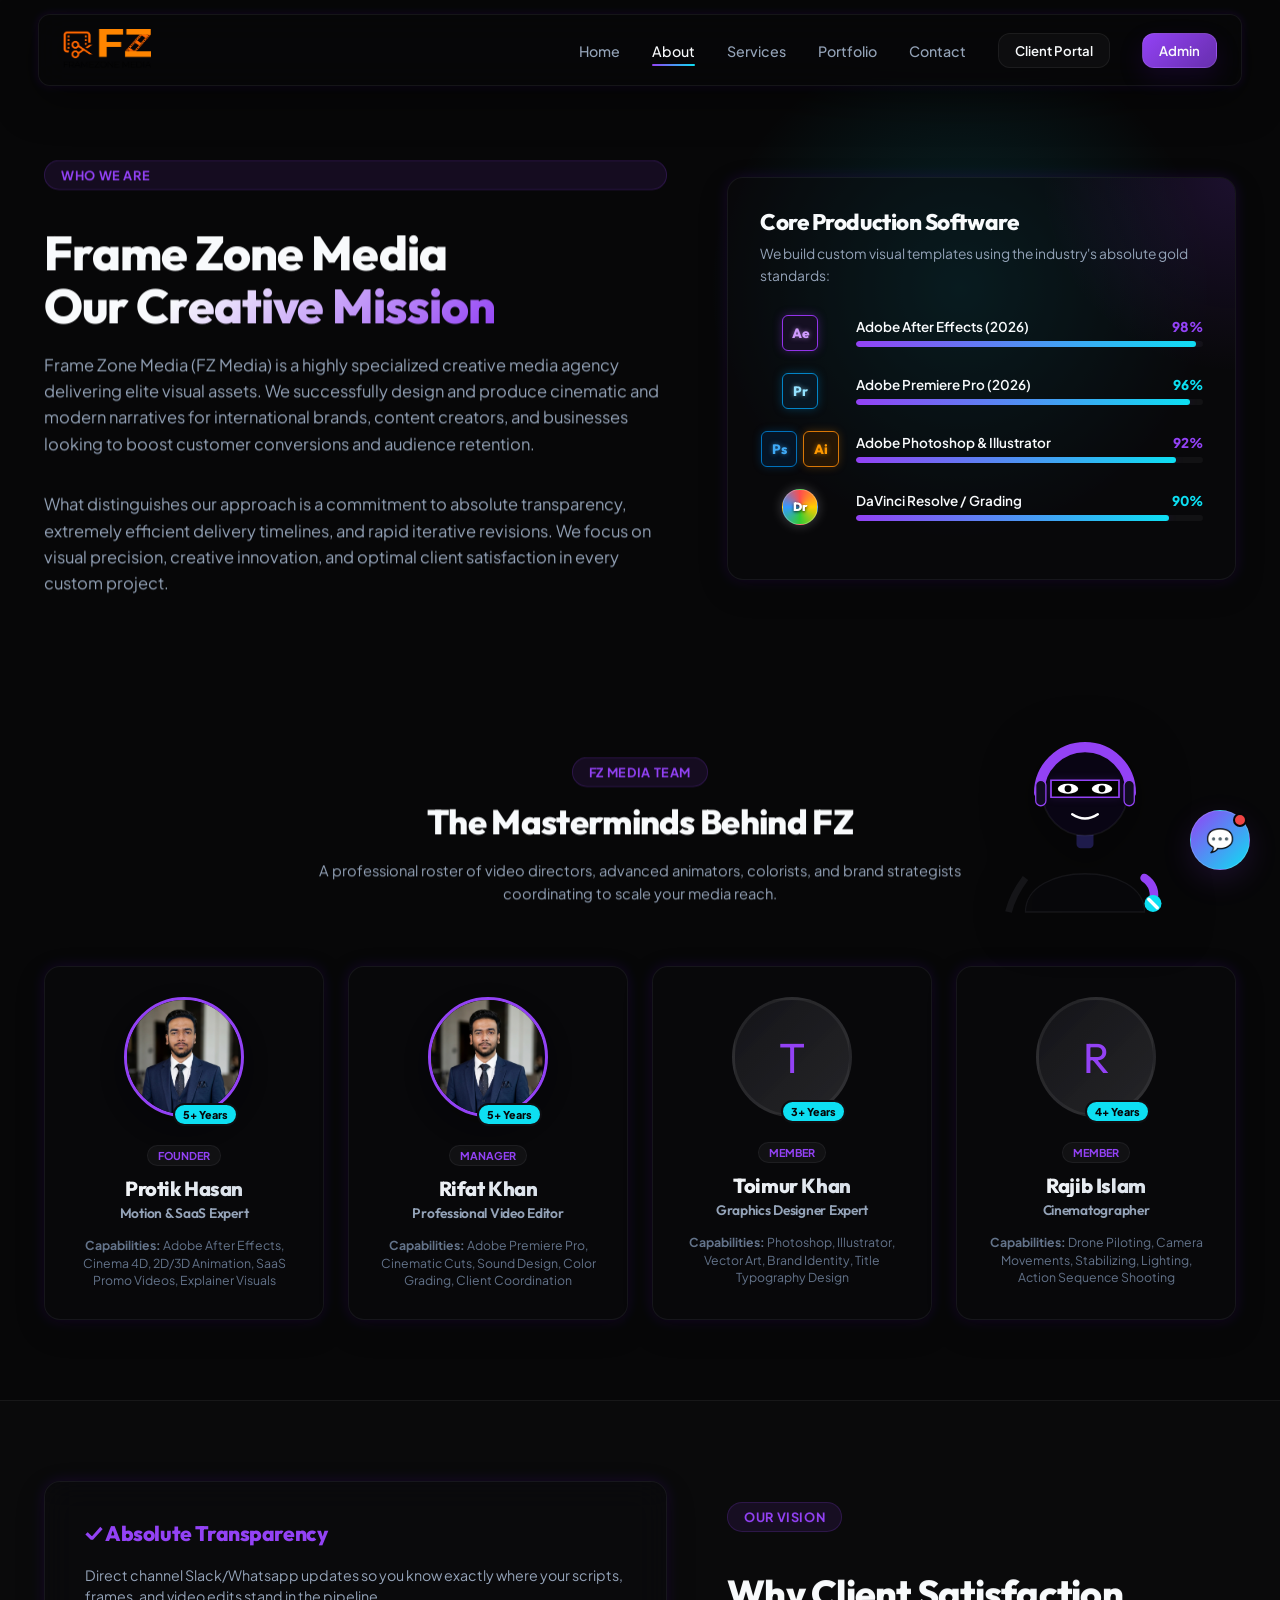
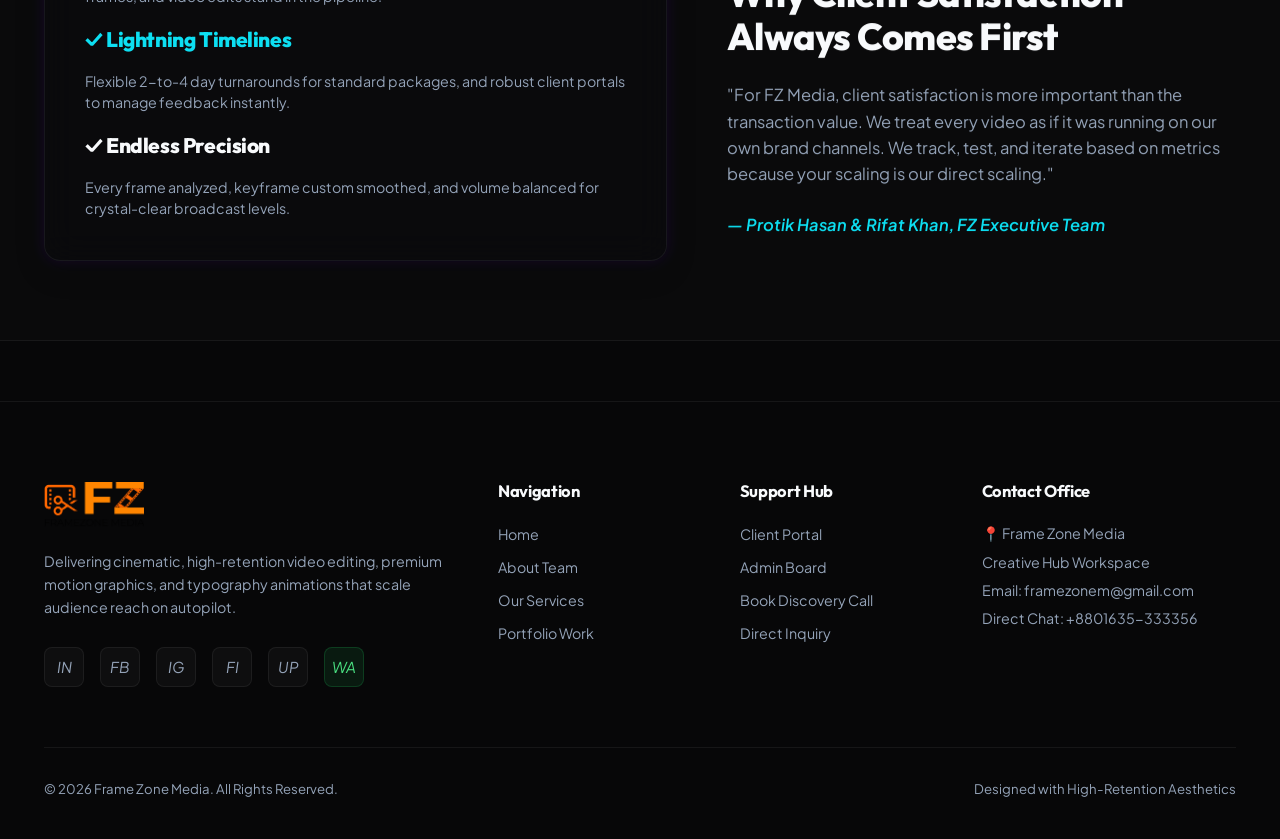
<file: about.html>
<!DOCTYPE html>
<html lang="en">
<head>
    <meta charset="UTF-8">
    <meta name="viewport" content="width=device-width, initial-scale=1.0">
    <title>About Us | FZ Media | Cinematic Video & Motion Graphics Experts</title>
    <meta name="description" content="Meet Protik Hasan, Rifat Khan, and the FZ Media expert team. We have 5+ years of professional experience in narrative-driven visual creation.">
    
    <!-- CSS Stylesheets -->
    <link rel="stylesheet" href="assets/css/global.css">
    <link rel="stylesheet" href="assets/css/pages.css">
    
    <!-- Favicon -->
    <link rel="shortcut icon" href="assets/img/logo/FZ%20logo%201.png" type="image/x-icon">
</head>
<body>

    <!-- Shared Header Mounting -->
    <header id="global-header"></header>

    <main style="padding-top: 80px;">

        <!-- 1. Brand Mission Overview -->
        <section class="about-hero-section section-padding">
            <div class="about-bg-glow"></div>
            <div class="container">
                <div class="about-hero-grid">
                    <div class="about-hero-text reveal-on-scroll">
                        <span class="section-badge">Who We Are</span>
                        <h1 class="about-title">Frame Zone Media <br><span class="text-gradient">Our Creative Mission</span></h1>
                        <p class="about-body-text">
                            Frame Zone Media (FZ Media) is a highly specialized creative media agency delivering elite visual assets. We successfully design and produce cinematic and modern narratives for international brands, content creators, and businesses looking to boost customer conversions and audience retention.
                        </p>
                        <p class="about-body-text" style="margin-top: 14px;">
                            What distinguishes our approach is a commitment to absolute transparency, extremely efficient delivery timelines, and rapid iterative revisions. We focus on visual precision, creative innovation, and optimal client satisfaction in every custom project.
                        </p>
                    </div>
                    
                    <div class="about-hero-graphic reveal-on-scroll">
                        <div class="tech-stack-showcase glass-card">
                            <div class="tech-glow"></div>
                            <h3>Core Production Software</h3>
                            <p style="margin-bottom: 28px; font-size: 0.92rem;">We build custom visual templates using the industry's absolute gold standards:</p>
                            
                            <!-- After Effects -->
                            <div class="tech-software-row">
                                <div class="tech-software-logo-container">
                                    <div class="tech-logo-badge ae">Ae</div>
                                </div>
                                <div style="flex-grow: 1;">
                                    <div class="tech-progress-title" style="margin-bottom: 6px;">
                                        <span>Adobe After Effects (2026)</span>
                                        <span style="color: var(--accent-primary); font-weight: 800;">98%</span>
                                    </div>
                                    <div class="progress-track"><div class="progress-fill" data-percent="98"></div></div>
                                </div>
                            </div>
                            
                            <!-- Premiere Pro -->
                            <div class="tech-software-row">
                                <div class="tech-software-logo-container">
                                    <div class="tech-logo-badge pr">Pr</div>
                                </div>
                                <div style="flex-grow: 1;">
                                    <div class="tech-progress-title" style="margin-bottom: 6px;">
                                        <span>Adobe Premiere Pro (2026)</span>
                                        <span style="color: var(--accent-secondary); font-weight: 800;">96%</span>
                                    </div>
                                    <div class="progress-track"><div class="progress-fill" data-percent="96"></div></div>
                                </div>
                            </div>
                            
                            <!-- Photoshop & Illustrator -->
                            <div class="tech-software-row">
                                <div class="tech-software-logo-container">
                                    <div class="tech-logo-badge ps">Ps</div>
                                    <div class="tech-logo-badge ai">Ai</div>
                                </div>
                                <div style="flex-grow: 1;">
                                    <div class="tech-progress-title" style="margin-bottom: 6px;">
                                        <span>Adobe Photoshop & Illustrator</span>
                                        <span style="color: var(--accent-primary); font-weight: 800;">92%</span>
                                    </div>
                                    <div class="progress-track"><div class="progress-fill" data-percent="92"></div></div>
                                </div>
                            </div>
                            
                            <!-- DaVinci Resolve -->
                            <div class="tech-software-row">
                                <div class="tech-software-logo-container">
                                    <div class="tech-logo-badge dr">Dr</div>
                                </div>
                                <div style="flex-grow: 1;">
                                    <div class="tech-progress-title" style="margin-bottom: 6px;">
                                        <span>DaVinci Resolve / Grading</span>
                                        <span style="color: var(--accent-secondary); font-weight: 800;">90%</span>
                                    </div>
                                    <div class="progress-track"><div class="progress-fill" data-percent="90"></div></div>
                                </div>
                            </div>
                        </div>
                    </div>
                </div>
            </div>
        </section>

        <!-- 2. Dynamic Roster Grid Section -->
        <section class="team-section section-padding">
            <div class="container">
                <div class="section-header reveal-on-scroll">
                    <span class="section-badge">FZ Media Team</span>
                    <h2 class="section-title">The Masterminds Behind FZ</h2>
                    <p class="section-subtitle">A professional roster of video directors, advanced animators, colorists, and brand strategists coordinating to scale your media reach.</p>
                </div>
                
                <div class="team-grid-container reveal-on-scroll" id="team-roster-grid">
                    <!-- Dynamically populated via JS -->
                </div>
            </div>
        </section>

        <!-- 3. Our Values / Commitment Section -->
        <section class="values-section section-padding" style="background: rgba(255, 255, 255, 0.01); border-top: 1px solid var(--border-color); border-bottom: 1px solid var(--border-color);">
            <div class="container">
                <div class="about-hero-grid">
                    <div class="tech-stack-showcase glass-card reveal-on-scroll" style="padding: 40px; display: flex; flex-direction: column; justify-content: center; gap: 20px;">
                        <h4 style="font-size: 1.4rem; color: var(--accent-primary);">✓ Absolute Transparency</h4>
                        <p style="font-size: 0.95rem; line-height: 1.5;">Direct channel Slack/Whatsapp updates so you know exactly where your scripts, frames, and video edits stand in the pipeline.</p>
                        
                        <h4 style="font-size: 1.4rem; color: var(--accent-secondary);">✓ Lightning Timelines</h4>
                        <p style="font-size: 0.95rem; line-height: 1.5;">Flexible 2-to-4 day turnarounds for standard packages, and robust client portals to manage feedback instantly.</p>
                        
                        <h4 style="font-size: 1.4rem; color: var(--text-primary);">✓ Endless Precision</h4>
                        <p style="font-size: 0.95rem; line-height: 1.5;">Every frame analyzed, keyframe custom smoothed, and volume balanced for crystal-clear broadcast levels.</p>
                    </div>
                    
                    <div class="reveal-on-scroll" style="display: flex; flex-direction: column; justify-content: center; gap: 24px;">
                        <span class="section-badge" style="align-self: flex-start;">Our Vision</span>
                        <h2 style="font-size: 2.5rem; line-height: 1.15;">Why Client Satisfaction Always Comes First</h2>
                        <p class="about-body-text">
                            "For FZ Media, client satisfaction is more important than the transaction value. We treat every video as if it was running on our own brand channels. We track, test, and iterate based on metrics because your scaling is our direct scaling."
                        </p>
                        <p class="about-body-text" style="font-style: italic; color: var(--accent-secondary); font-weight: 600;">
                            — Protik Hasan & Rifat Khan, FZ Executive Team
                        </p>
                    </div>
                </div>
            </div>
        </section>

    </main>

    <!-- Shared Footer Mounting -->
    <footer id="global-footer"></footer>

    <!-- JS Core -->
    <script src="assets/js/global.js"></script>
    <script>
        document.addEventListener("DOMContentLoaded", () => {
            renderTeamRoster();
            setupSoftwareProgressAnimation();
            setupTechCard3DTilt();
            setupScrollReveal();
        });

        function setupTechCard3DTilt() {
            const card = document.querySelector(".tech-stack-showcase");
            const glow = card ? card.querySelector(".tech-glow") : null;
            if (!card) return;

            card.style.transition = "transform 0.1s ease, box-shadow 0.1s ease";
            card.style.transformStyle = "preserve-3d";

            card.addEventListener("mousemove", (e) => {
                const rect = card.getBoundingClientRect();
                const x = e.clientX - rect.left;
                const y = e.clientY - rect.top;

                const normalizedX = (x / rect.width) - 0.5;
                const normalizedY = (y / rect.height) - 0.5;

                const tiltX = (normalizedY * -10).toFixed(2);
                const tiltY = (normalizedX * 10).toFixed(2);

                card.style.transform = `perspective(1000px) rotateX(${tiltX}deg) rotateY(${tiltY}deg) scale3d(1.02, 1.02, 1.02)`;

                if (glow) {
                    glow.style.top = `${y}px`;
                    glow.style.left = `${x}px`;
                    glow.style.transform = "translate(-50%, -50%)";
                    glow.style.background = "radial-gradient(circle, var(--accent-primary-glow) 0%, transparent 65%)";
                    glow.style.width = "180px";
                    glow.style.height = "180px";
                }
            });

            card.addEventListener("mouseleave", () => {
                card.style.transition = "transform 0.5s cubic-bezier(0.16, 1, 0.3, 1), box-shadow 0.5s cubic-bezier(0.16, 1, 0.3, 1)";
                card.style.transform = "perspective(1000px) rotateX(0deg) rotateY(0deg) scale3d(1, 1, 1)";
                
                if (glow) {
                    glow.style.transition = "all 0.5s cubic-bezier(0.16, 1, 0.3, 1)";
                    glow.style.top = "-50%";
                    glow.style.left = "unset";
                    glow.style.right = "-50%";
                    glow.style.transform = "none";
                    glow.style.width = "100%";
                    glow.style.height = "100%";
                }
            });
            
            card.addEventListener("mouseenter", () => {
                if (glow) glow.style.transition = "none";
            });
        }

        function setupSoftwareProgressAnimation() {
            const progressFills = document.querySelectorAll(".progress-fill");
            
            const observer = new IntersectionObserver((entries) => {
                entries.forEach(entry => {
                    if (entry.isIntersecting) {
                        const fill = entry.target;
                        const percent = fill.getAttribute("data-percent");
                        
                        setTimeout(() => {
                            fill.style.width = percent + "%";
                        }, 120);
                        
                        observer.unobserve(fill);
                    }
                });
            }, { threshold: 0.1 });

            progressFills.forEach(fill => observer.observe(fill));
        }

        function renderTeamRoster() {
            const grid = document.getElementById("team-roster-grid");
            if (!grid) return;

            const db = getDB();
            
            grid.innerHTML = db.team.map(member => {
                let avatarMarkup = "";
                if (member.image) {
                    avatarMarkup = `<img src="${member.image}" alt="${member.name}" class="team-avatar-img" onerror="this.src='https://images.unsplash.com/photo-1535713875002-d1d0cf377fde?auto=format&fit=crop&w=300&q=80'">`;
                } else {
                    avatarMarkup = `<div class="team-avatar-placeholder"><span>${member.name[0]}</span></div>`;
                }

                return `
                    <div class="glass-card team-member-card">
                        <div class="team-avatar-wrapper">
                            ${avatarMarkup}
                            <span class="team-member-exp">${member.experience}</span>
                        </div>
                        
                        <div class="team-member-info">
                            <span class="team-member-role-badge">${member.role}</span>
                            <h3>${member.name}</h3>
                            <h4 class="team-member-title">${member.title}</h4>
                            <p class="team-member-skills"><strong>Capabilities:</strong> ${member.skills}</p>
                        </div>
                    </div>
                `;
            }).join("");
        }

        // Scroll Reveal Animation Engine for About Page
        function setupScrollReveal() {
            const revealElements = document.querySelectorAll(".reveal-on-scroll");
            if (revealElements.length === 0) return;

            const observerOptions = {
                threshold: 0.05,
                rootMargin: "0px 0px -50px 0px"
            };

            const revealObserver = new IntersectionObserver((entries) => {
                entries.forEach(entry => {
                    if (entry.isIntersecting) {
                        entry.target.classList.add("revealed");
                        revealObserver.unobserve(entry.target);
                    }
                });
            }, observerOptions);

            revealElements.forEach(el => revealObserver.observe(el));

            // Force trigger hero block immediately on load
            setTimeout(() => {
                const heroReveals = document.querySelectorAll(".about-hero-section .reveal-on-scroll");
                heroReveals.forEach(el => el.classList.add("revealed"));
            }, 100);
        }
    </script>
</body>
</html>
</file>
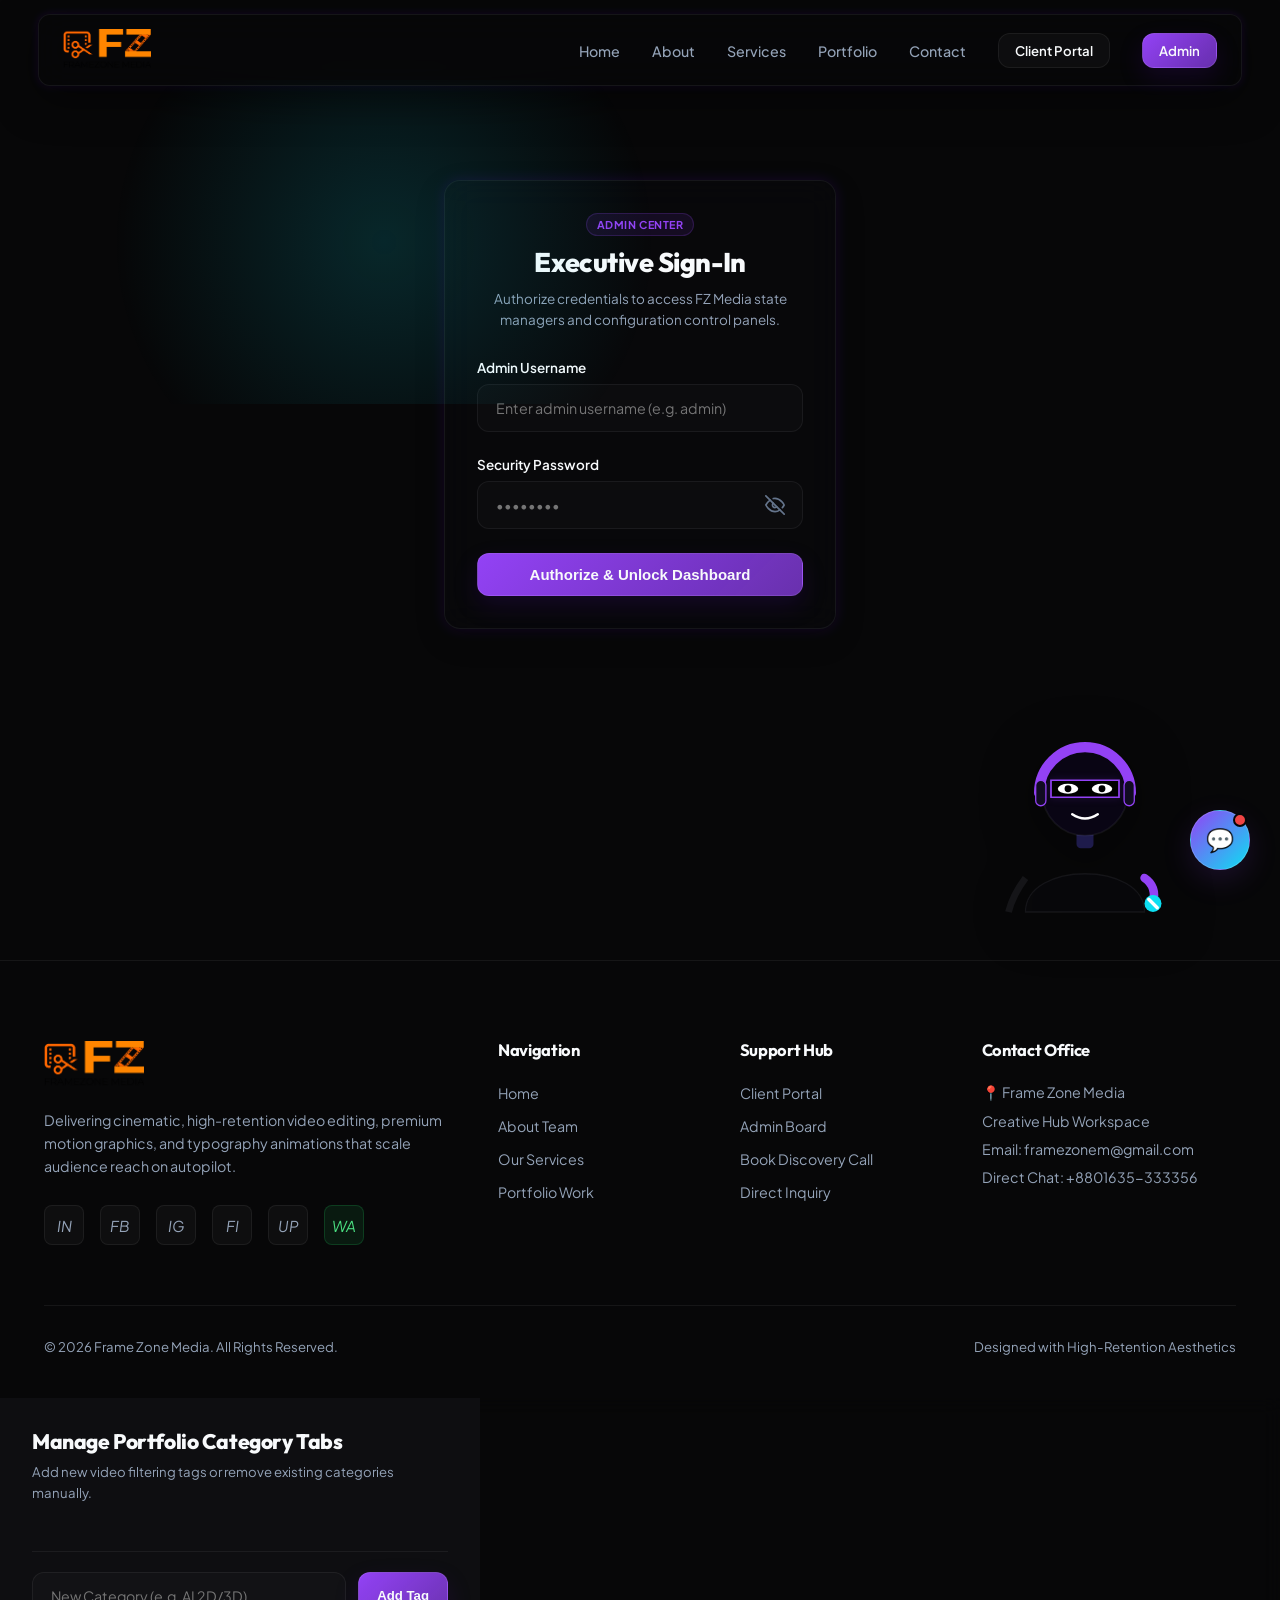
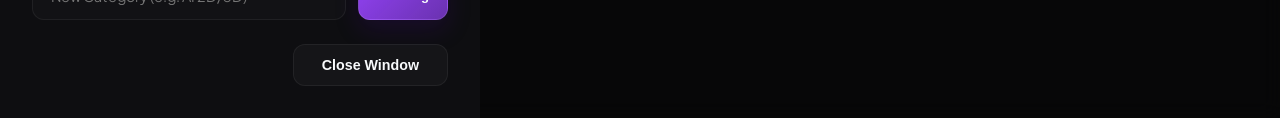
<file: admin.html>
<!DOCTYPE html>
<html lang="en">
<head>
    <meta charset="UTF-8">
    <meta name="viewport" content="width=device-width, initial-scale=1.0">
    <title>Executive Admin Control Panel | FZ Media</title>
    
    <!-- CSS Stylesheets -->
    <link rel="stylesheet" href="assets/css/global.css">
    <link rel="stylesheet" href="assets/css/pages.css">
    <link rel="stylesheet" href="assets/css/admin.css">
    
    <!-- Favicon -->
    <link rel="shortcut icon" href="assets/img/logo/FZ%20logo%201.png" type="image/x-icon">
</head>
<body>

    <!-- Shared Header Mounting -->
    <header id="global-header"></header>

    <main style="padding-top: 80px; min-height: 100vh;">

        <!-- 1. Admin Login Panel -->
        <section class="admin-auth-section" id="admin-auth-panel" style="display: block;">
            <div class="admin-glow-top"></div>
            <div class="container" style="max-width: 440px;">
                <div class="glass-card auth-card" style="text-align: center;">
                    <span class="section-badge" style="font-size: 0.72rem; padding: 4px 10px; margin-bottom: 12px;">Admin Center</span>
                    <h2 style="font-size: 1.8rem; margin-bottom: 10px;">Executive Sign-In</h2>
                    <p style="color: var(--text-secondary); font-size: 0.9rem; margin-bottom: 28px;">Authorize credentials to access FZ Media state managers and configuration control panels.</p>
                    
                    <div id="admin-auth-error" class="auth-error-alert" style="display: none; background: rgba(239,68,68,0.1); border: 1px solid var(--accent-primary); padding: 10px 14px; border-radius: var(--radius-sm); color: #f87171; font-size: 0.88rem; margin-bottom: 20px; font-weight: 600;"></div>
 
                    <form id="admin-login-form" style="text-align: left;">
                        <div class="form-group">
                            <label class="form-label" for="admin-email">Admin Username</label>
                            <input type="text" id="admin-email" class="form-control" placeholder="Enter admin username (e.g. admin)" required>
                        </div>
                        
                        <div class="form-group" style="margin-bottom: 24px;">
                            <label class="form-label" for="admin-pass">Security Password</label>
                            <div style="position: relative; display: flex; align-items: center;">
                                <input type="password" id="admin-pass" class="form-control" placeholder="••••••••" style="padding-right: 46px;" required>
                                <button type="button" class="password-toggle-eye" style="position: absolute; right: 14px; background: none; border: none; color: var(--text-muted); cursor: pointer; display: flex; align-items: center; padding: 4px; z-index: 10;" aria-label="Toggle Password Visibility">
                                    <svg class="eye-icon-visible" width="20" height="20" viewBox="0 0 24 24" fill="none" stroke="currentColor" stroke-width="2" stroke-linecap="round" stroke-linejoin="round" style="display: none;"><path d="M1 12s4-8 11-8 11 8 11 8-4 8-11 8-11-8-11-8z"/><circle cx="12" cy="12" r="3"/></svg>
                                    <svg class="eye-icon-hidden" width="20" height="20" viewBox="0 0 24 24" fill="none" stroke="currentColor" stroke-width="2" stroke-linecap="round" stroke-linejoin="round"><path d="M17.94 17.94A10.07 10.07 0 0 1 12 20c-7 0-11-8-11-8a18.45 18.45 0 0 1 5.06-5.94M9.9 4.24A9.12 9.12 0 0 1 12 4c7 0 11 8 11 8a18.5 18.5 0 0 1-2.16 3.19m-6.72-1.07a3 3 0 1 1-4.24-4.24"/><line x1="1" y1="1" x2="23" y2="23"/></svg>
                                </button>
                            </div>
                        </div>
 
                        <button type="submit" class="btn-primary" style="width: 100%; justify-content: center; font-size: 1rem;">
                            Authorize & Unlock Dashboard
                        </button>
                    </form>
                </div>
            </div>
        </section>
 
        <!-- 2. Main Admin Dashboard Workspace -->
        <section class="admin-workspace-section" id="admin-workspace" style="display: none; padding: 40px 0;">
            <div class="container">
                
                <!-- Master Dashboard Header -->
                <div class="admin-header-flex" style="display: flex; justify-content: space-between; align-items: center; margin-bottom: 40px;">
                    <div>
                        <h1 style="font-size: 2.5rem; line-height: 1.1;">FZ Media <span class="text-gradient-cyan">Command Center</span></h1>
                        <p style="color: var(--text-secondary); margin-top: 6px; font-size: 0.98rem;">Manage team members, brand assets, active category tabs, portfolio videos, and packages.</p>
                    </div>
                    
                    <div style="display: flex; gap: 14px;">
                        <button class="btn-secondary" id="admin-reset-btn" style="border-color: rgba(239, 68, 68, 0.4); color: #f87171;">
                            Reset to Seed Defaults ⚠
                        </button>
                        <button class="btn-secondary" id="admin-logout-btn">
                            Exit Session
                        </button>
                    </div>
                </div>

                <!-- Horizontal Section Tabs Styled Premium Like Services Tiers -->
                <div class="services-tab-container" style="margin-bottom: 40px;">
                    <div class="services-tabs-list" style="margin: 0 auto;">
                        <button class="services-tab-trigger dash-tab active" data-target="admin-general">⚙ General & Colors</button>
                        <button class="services-tab-trigger dash-tab" data-target="admin-theme-engine">🎨 Visual Theme Engine</button>
                        <button class="services-tab-trigger dash-tab" data-target="admin-team">👥 Team Roster CRUD</button>
                        <button class="services-tab-trigger dash-tab" data-target="admin-portfolio">🎬 Portfolio CRUD</button>
                        <button class="services-tab-trigger dash-tab" data-target="admin-testimonials">⭐ Client Reviews CRUD</button>
                        <button class="services-tab-trigger dash-tab" data-target="admin-services">💰 Service Packages</button>
                        <button class="services-tab-trigger dash-tab" data-target="admin-inbox">📬 Inbox & Revisions</button>
                    </div>
                </div>


                <!-- PANEL A. General & HSL Color Theme Customizer & CSS Charts -->
                <div class="dash-tab-content active" id="admin-general">
                    <div class="admin-grid-layout" style="display: grid; grid-template-columns: 1fr 1fr; gap: 32px;">
                        
                        <!-- Dynamic Logo and Branding Settings -->
                        <div class="glass-card">
                            <h3 style="font-size: 1.3rem; margin-bottom: 24px; border-bottom: 1px solid var(--border-color); padding-bottom: 12px;">Branding Asset Configurations</h3>
                            
                            <form id="admin-branding-form">
                                <div class="form-group">
                                    <label class="form-label" for="cfg-agency-name">Agency Brand Name</label>
                                    <input type="text" id="cfg-agency-name" class="form-control" required>
                                </div>
                                <div class="form-group">
                                    <label class="form-label" for="cfg-agency-fullname">Agency Corporate Full Name</label>
                                    <input type="text" id="cfg-agency-fullname" class="form-control" required>
                                </div>
                                <div class="form-group">
                                    <label class="form-label" for="cfg-logo-path">Navbar Logo File Path / Image Link <span style="font-size: 0.72rem; color: var(--text-muted); text-transform: none;">(Optional)</span></label>
                                    <input type="text" id="cfg-logo-path" class="form-control" placeholder="e.g. assets/img/logo/FZ logo.png">
                                </div>
                                <div class="form-group">
                                     <label class="form-label" for="cfg-logo-icon">Navbar Logo Icon (Tiny Profile Icon) <span style="font-size: 0.72rem; color: var(--text-muted); text-transform: none;">(Optional)</span></label>
                                     <input type="text" id="cfg-logo-icon" class="form-control" placeholder="e.g. assets/img/logo/FZ logo 1.png">
                                 </div>
                                 <div class="form-group" style="margin-bottom: 20px;">
                                      <label class="form-label" for="cfg-theme-select">Website Premium Layout Theme Style *</label>
                                      <select id="cfg-theme-select" class="form-control" style="background-color: var(--bg-secondary); border-color: var(--border-color); cursor: pointer;" required>
                                          <option value="default">🌌 Central Obsidian (Default Dark Glass)</option>
                                          <option value="liquid">💧 3D Liquid Glow (Premium Fluid Gradients)</option>
                                          <option value="saas">💻 SaaS Professional (Crisp High-Contrast Tech Grid)</option>
                                      </select>
                                  </div>

                                  <!-- Custom Background Settings & Interactive Assistant Studio [NEW] -->
                                  <h4 style="font-size: 0.95rem; text-transform: uppercase; color: var(--accent-primary); margin-top: 30px; margin-bottom: 16px; font-weight: 700; border-top: 1px solid rgba(255,255,255,0.05); padding-top: 20px;">
                                      🌌 Background & Character Studio
                                  </h4>

                                  <div class="form-group" style="margin-bottom: 16px;">
                                      <label class="form-label" for="cfg-bg-type-select">Background Display Mode</label>
                                      <select id="cfg-bg-type-select" class="form-control" style="background-color: var(--bg-secondary); border-color: var(--border-color); cursor: pointer;">
                                          <option value="preset">🌌 Default Theme Preset Background</option>
                                          <option value="image">🖼️ Custom Shared Background Image Link</option>
                                          <option value="animation">✨ Custom Dynamic 3D/Effects Animation</option>
                                      </select>
                                  </div>

                                  <div class="form-group" id="group-bg-url" style="margin-bottom: 16px;">
                                      <label class="form-label" for="cfg-bg-url-input">Shared Background Image URL</label>
                                      <input type="text" id="cfg-bg-url-input" class="form-control" placeholder="e.g. https://images.unsplash.com/... or assets/img/bg.jpg">
                                  </div>

                                  <div class="form-group" id="group-bg-effect" style="margin-bottom: 16px;">
                                      <label class="form-label" for="cfg-bg-effect-select">Dynamic Animation Effect</label>
                                      <select id="cfg-bg-effect-select" class="form-control" style="background-color: var(--bg-secondary); border-color: var(--border-color); cursor: pointer;">
                                          <option value="kinetic-orbs">💧 3D Neon Orbs (Premium SaaS Liquid)</option>
                                          <option value="digital-scanlines">🖥️ Cyber Scanlines (Shopify High-Tech Matrix)</option>
                                          <option value="luxury-dust">⭐ Luxury Star Dust Particles (Boutique Gold)</option>
                                      </select>
                                  </div>

                                  <div class="form-group" style="margin-bottom: 16px; display: flex; align-items: center; gap: 10px;">
                                      <input type="checkbox" id="cfg-char-enabled" style="width: 18px; height: 18px; cursor: pointer; accent-color: var(--accent-primary);">
                                      <label class="form-label" for="cfg-char-enabled" style="margin-bottom: 0; cursor: pointer; font-weight: 700;">Enable Interactive Animated Editor Character</label>
                                  </div>

                                  <div id="group-char-configs">
                                      <div class="form-group" style="margin-bottom: 16px;">
                                          <label class="form-label" for="cfg-char-avatar">Select Editor Avatar Style</label>
                                          <select id="cfg-char-avatar" class="form-control" style="background-color: var(--bg-secondary); border-color: var(--border-color); cursor: pointer;">
                                              <option value="rifat-cinematic">🎬 Rifat Khan (Professional Cinematic Editor)</option>
                                              <option value="protik-motion">🎨 Protik Hasan (SaaS & Motion Graphic Expert)</option>
                                              <option value="neon-cyber">⚡ Neon Virtual Director Silhouette</option>
                                          </select>
                                      </div>

                                      <div class="form-group" style="margin-bottom: 20px;">
                                          <label class="form-label" for="cfg-char-pos">On-Screen Character Position</label>
                                          <select id="cfg-char-pos" class="form-control" style="background-color: var(--bg-secondary); border-color: var(--border-color); cursor: pointer;">
                                              <option value="left-bottom">📍 Left Bottom (Standard Sidebar Assistant)</option>
                                              <option value="right-bottom">📍 Right Bottom (Floating Next to Chatbot)</option>
                                          </select>
                                      </div>
                                  </div>
                                 
                                 <div style="text-align: right; margin-top: 24px;">
                                    <button type="submit" class="btn-primary" style="padding: 10px 24px; font-size: 0.92rem;">
                                        Save Branding Assets
                                    </button>
                                </div>
                            </form>
                        </div>
                        
                        <!-- CSS Variable HSL Theme Color Customizer -->
                        <div class="glass-card">
                            <h3 style="font-size: 1.3rem; margin-bottom: 24px; border-bottom: 1px solid var(--border-color); padding-bottom: 12px;">Website Dynamic HSL Color Theme</h3>
                            <p style="font-size: 0.88rem; color: var(--text-muted); margin-bottom: 24px;">Drag the sliders to adjust the Primary (Violet/Indigo) and Secondary (Cyan/Teal) colors across the entire website. These write dynamically to the global CSS engine!</p>
                            
                            <div class="color-picker-control-box">
                                <!-- Primary Accent Controls Group -->
                                <div style="border-bottom: 1px solid rgba(255,255,255,0.05); padding-bottom: 20px; margin-bottom: 20px;">
                                    <h4 style="font-size: 0.95rem; text-transform: uppercase; color: var(--accent-primary); margin-bottom: 16px; font-weight: 700;">1. Primary Accent Controls</h4>
                                    
                                    <div class="color-picker-row" style="margin-bottom: 18px;">
                                        <div style="display: flex; justify-content: space-between; align-items: center; margin-bottom: 8px;">
                                            <span class="form-label" style="font-size: 0.85rem;">Primary Accent Hue</span>
                                            <span id="primary-hue-val" style="font-family: var(--font-headings); font-weight: 700; color: var(--accent-primary);">267</span>
                                        </div>
                                        <input type="range" min="0" max="360" value="267" class="hue-slider-input" id="hue-primary-slider">
                                        <div class="color-gradient-bar primary-rainbow" style="height: 4px; border-radius: 2px; margin-top: 6px;"></div>
                                    </div>
                                    
                                    <div style="display: grid; grid-template-columns: 1fr 1fr; gap: 16px;">
                                        <div class="form-group" style="margin-bottom: 0;">
                                            <div style="display: flex; justify-content: space-between; align-items: center; margin-bottom: 6px;">
                                                <span class="form-label" style="font-size: 0.8rem;">Saturation</span>
                                                <span id="primary-sat-val" style="font-size: 0.8rem; color: var(--accent-primary); font-weight: 700;">90%</span>
                                            </div>
                                            <input type="range" min="0" max="100" value="90" class="hue-slider-input" id="hue-primary-sat-slider">
                                        </div>
                                        
                                        <div class="form-group" style="margin-bottom: 0;">
                                            <div style="display: flex; justify-content: space-between; align-items: center; margin-bottom: 6px;">
                                                <span class="form-label" style="font-size: 0.8rem;">Lightness</span>
                                                <span id="primary-light-val" style="font-size: 0.8rem; color: var(--accent-primary); font-weight: 700;">61%</span>
                                            </div>
                                            <input type="range" min="10" max="90" value="61" class="hue-slider-input" id="hue-primary-light-slider">
                                        </div>
                                    </div>
                                </div>
                                
                                <!-- Secondary Accent Controls Group -->
                                <div style="margin-bottom: 20px;">
                                    <h4 style="font-size: 0.95rem; text-transform: uppercase; color: var(--accent-secondary); margin-bottom: 16px; font-weight: 700;">2. Secondary Accent Controls</h4>
                                    
                                    <div class="color-picker-row" style="margin-bottom: 18px;">
                                        <div style="display: flex; justify-content: space-between; align-items: center; margin-bottom: 8px;">
                                            <span class="form-label" style="font-size: 0.85rem;">Secondary Accent Hue</span>
                                            <span id="secondary-hue-val" style="font-family: var(--font-headings); font-weight: 700; color: var(--accent-secondary);">185</span>
                                        </div>
                                        <input type="range" min="0" max="360" value="185" class="hue-slider-input" id="hue-secondary-slider">
                                        <div class="color-gradient-bar secondary-rainbow" style="height: 4px; border-radius: 2px; margin-top: 6px;"></div>
                                    </div>
                                    
                                    <div style="display: grid; grid-template-columns: 1fr 1fr; gap: 16px;">
                                        <div class="form-group" style="margin-bottom: 0;">
                                            <div style="display: flex; justify-content: space-between; align-items: center; margin-bottom: 6px;">
                                                <span class="form-label" style="font-size: 0.8rem;">Saturation</span>
                                                <span id="secondary-sat-val" style="font-size: 0.8rem; color: var(--accent-secondary); font-weight: 700;">90%</span>
                                            </div>
                                            <input type="range" min="0" max="100" value="90" class="hue-slider-input" id="hue-secondary-sat-slider">
                                        </div>
                                        
                                        <div class="form-group" style="margin-bottom: 0;">
                                            <div style="display: flex; justify-content: space-between; align-items: center; margin-bottom: 6px;">
                                                <span class="form-label" style="font-size: 0.8rem;">Lightness</span>
                                                <span id="secondary-light-val" style="font-size: 0.8rem; color: var(--accent-secondary); font-weight: 700;">50%</span>
                                            </div>
                                            <input type="range" min="10" max="90" value="50" class="hue-slider-input" id="hue-secondary-light-slider">
                                        </div>
                                    </div>
                                </div>
                            </div>

                            <div class="glowing-accent-preview-box" style="margin-top: 32px; padding: 20px; border-radius: var(--radius-md); text-align: center; border: 1px solid var(--border-color);">
                                <span style="font-size: 0.82rem; font-weight: 700; text-transform: uppercase; color: var(--text-muted); display: block; margin-bottom: 12px;">Visual Theme Accent Preview</span>
                                <div style="display: flex; justify-content: center; gap: 14px;">
                                    <button class="btn-primary" type="button" style="font-size: 0.82rem; padding: 8px 16px;">Primary Glow Button</button>
                                    <button class="btn-secondary" type="button" style="font-size: 0.82rem; padding: 8px 16px; border-color: var(--accent-secondary); color: var(--accent-secondary);">Secondary Outlined</button>
                                </div>
                            </div>
                        </div>

                        <!-- Hero Video VSL & Custom Calculator Settings (Spans both columns) -->
                        <div class="glass-card" style="grid-column: span 2; margin-top: 32px;">
                            <h3 style="font-size: 1.35rem; margin-bottom: 24px; border-bottom: 1px solid var(--border-color); padding-bottom: 12px;">Homepage Hero VSL & Custom Budget Calculator Configurations</h3>
                            
                            <form id="admin-vsl-calc-form">
                                <div class="admin-grid-layout" style="display: grid; grid-template-columns: 1fr 1fr; gap: 32px;">
                                    
                                    <!-- Left: Hero Video VSL Settings -->
                                    <div>
                                        <h4 style="font-size: 1rem; color: var(--accent-primary); margin-bottom: 16px; font-weight: 700; text-transform: uppercase; letter-spacing: 0.5px;">1. Homepage Hero VSL Settings</h4>
                                        
                                        <div class="form-group">
                                            <label class="form-label" for="vsl-title-input">Hero Video Title Badge</label>
                                            <input type="text" id="vsl-title-input" class="form-control" placeholder="e.g. Watch FZ Showreel" required>
                                        </div>
                                        <div class="form-group">
                                            <label class="form-label" for="vsl-desc-input">Hero Video description (Lead Conversions Stat)</label>
                                            <input type="text" id="vsl-desc-input" class="form-control" placeholder="e.g. Targeted VSL templates..." required>
                                        </div>
                                        <div class="form-group">
                                            <label class="form-label" for="vsl-video-url-input">Hero Video File Path / Streaming Link <span style="font-size: 0.72rem; color: var(--text-muted); text-transform: none;">(Optional)</span></label>
                                            <input type="text" id="vsl-video-url-input" class="form-control" placeholder="e.g. assets/videos/solo showreel.mp4">
                                        </div>
                                        <div class="form-group">
                                            <label class="form-label" for="vsl-thumb-url-input">Hero Video Thumbnail Image Link <span style="font-size: 0.72rem; color: var(--text-muted); text-transform: none;">(Optional)</span></label>
                                            <input type="text" id="vsl-thumb-url-input" class="form-control" placeholder="e.g. https://images.unsplash.com/photo-...">
                                        </div>
                                    </div>

                                    <!-- Right: Custom Cost Calculator Settings -->
                                    <div>
                                        <h4 style="font-size: 1rem; color: var(--accent-secondary); margin-bottom: 16px; font-weight: 700; text-transform: uppercase; letter-spacing: 0.5px;">2. Custom Budget Calculator Factors</h4>
                                        
                                        <div class="form-group">
                                            <label class="form-label" for="calc-base-price">Base Price Rate ($ Per Minute)</label>
                                            <input type="number" id="calc-base-price" class="form-control" min="1" required>
                                        </div>
                                        
                                        <div style="border-top: 1px solid rgba(255,255,255,0.05); padding-top: 14px; margin-top: 14px;">
                                            <h5 style="font-size: 0.88rem; margin-bottom: 10px; color: var(--text-muted);">Complexity Option 1: Basic</h5>
                                            <div class="form-group">
                                                <label class="form-label" for="calc-basic-label">Option Label Text</label>
                                                <input type="text" id="calc-basic-label" class="form-control" required>
                                            </div>
                                        </div>
                                        
                                        <div style="border-top: 1px solid rgba(255,255,255,0.05); padding-top: 14px; margin-top: 14px;">
                                            <h5 style="font-size: 0.88rem; margin-bottom: 10px; color: var(--text-muted);">Complexity Option 2: Standard</h5>
                                            <div class="form-grid" style="display: grid; grid-template-columns: 2fr 1fr; gap: 12px;">
                                                <div class="form-group">
                                                    <label class="form-label" for="calc-standard-label">Option Label Text</label>
                                                    <input type="text" id="calc-standard-label" class="form-control" required>
                                                </div>
                                                <div class="form-group">
                                                    <label class="form-label" for="calc-standard-mult">Multiplier ($)</label>
                                                    <input type="number" id="calc-standard-mult" class="form-control" min="0" required>
                                                </div>
                                            </div>
                                        </div>
                                        
                                        <div style="border-top: 1px solid rgba(255,255,255,0.05); padding-top: 14px; margin-top: 14px;">
                                            <h5 style="font-size: 0.88rem; margin-bottom: 10px; color: var(--text-muted);">Complexity Option 3: Premium</h5>
                                            <div class="form-grid" style="display: grid; grid-template-columns: 2fr 1fr; gap: 12px;">
                                                <div class="form-group">
                                                    <label class="form-label" for="calc-premium-label">Option Label Text</label>
                                                    <input type="text" id="calc-premium-label" class="form-control" required>
                                                </div>
                                                <div class="form-group">
                                                    <label class="form-label" for="calc-premium-mult">Multiplier ($)</label>
                                                    <input type="number" id="calc-premium-mult" class="form-control" min="0" required>
                                                </div>
                                            </div>
                                        </div>
                                    </div>
                                    
                                </div>

                                <div style="text-align: right; margin-top: 28px; border-top: 1px solid var(--border-color); padding-top: 20px;">
                                    <button type="submit" class="btn-primary" style="padding: 12px 36px; font-size: 1rem;">
                                        Save Hero VSL & Calculator Settings
                                    </button>
                                </div>
                            </form>
                        </div>

                        <!-- CSS Analytics Visualizations Charts (Spans both columns) -->
                        <div class="glass-card" style="grid-column: span 2; margin-top: 32px;">
                            <h3 style="font-size: 1.35rem; margin-bottom: 24px; border-bottom: 1px solid var(--border-color); padding-bottom: 12px;">Executive Performance & Conversion Analytics</h3>
                            
                            <div class="analytics-stat-flex" style="display: flex; gap: 20px; flex-wrap: wrap; margin-bottom: 40px;">
                                <div style="flex: 1; min-width: 150px; background: rgba(255,255,255,0.01); border: 1px solid var(--border-color); padding: 20px; border-radius: var(--radius-md); text-align: center;">
                                    <div style="font-size: 0.82rem; color: var(--text-muted); text-transform: uppercase; font-weight: 700;">Monthly Revenue</div>
                                    <h2 style="font-size: 2.2rem; color: #4ade80; margin-top: 6px;" id="stat-revenue">$1,240</h2>
                                </div>
                                <div style="flex: 1; min-width: 150px; background: rgba(255,255,255,0.01); border: 1px solid var(--border-color); padding: 20px; border-radius: var(--radius-md); text-align: center;">
                                    <div style="font-size: 0.82rem; color: var(--text-muted); text-transform: uppercase; font-weight: 700;">Active Clients</div>
                                    <h2 style="font-size: 2.2rem; color: var(--accent-primary); margin-top: 6px;" id="stat-active-clients">3</h2>
                                </div>
                                <div style="flex: 1; min-width: 150px; background: rgba(255,255,255,0.01); border: 1px solid var(--border-color); padding: 20px; border-radius: var(--radius-md); text-align: center;">
                                    <div style="font-size: 0.82rem; color: var(--text-muted); text-transform: uppercase; font-weight: 700;">Active Projects</div>
                                    <h2 style="font-size: 2.2rem; color: var(--accent-secondary); margin-top: 6px;" id="stat-active-projects">4</h2>
                                </div>
                                <div style="flex: 1; min-width: 150px; background: rgba(255,255,255,0.01); border: 1px solid var(--border-color); padding: 20px; border-radius: var(--radius-md); text-align: center;">
                                    <div style="font-size: 0.82rem; color: var(--text-muted); text-transform: uppercase; font-weight: 700;">Pending Revisions</div>
                                    <h2 style="font-size: 2.2rem; color: #f87171; margin-top: 6px;" id="stat-pending-revisions">1</h2>
                                </div>
                            </div>

                            <h4 style="font-size: 1.05rem; margin-bottom: 20px;">Monthly Video Deliveries Volume (Last 4 Weeks)</h4>
                            
                            <!-- Premium Pure CSS Dynamic Bar Chart -->
                            <div class="chart-outer-container" style="background: rgba(0,0,0,0.2); border: 1px solid var(--border-color); padding: 30px; border-radius: var(--radius-md); height: 280px; display: flex; align-items: flex-end; justify-content: space-around; gap: 40px; position: relative;">
                                
                                <!-- Background Y-axis gridlines -->
                                <div style="position: absolute; left: 0; right: 0; top: 20%; border-top: 1px dashed rgba(255,255,255,0.04); pointer-events: none;"></div>
                                <div style="position: absolute; left: 0; right: 0; top: 50%; border-top: 1px dashed rgba(255,255,255,0.04); pointer-events: none;"></div>
                                <div style="position: absolute; left: 0; right: 0; top: 80%; border-top: 1px dashed rgba(255,255,255,0.04); pointer-events: none;"></div>

                                <!-- Week 1 -->
                                <div style="display: flex; flex-direction: column; align-items: center; gap: 12px; z-index: 2; flex: 1;">
                                    <div style="width: 100%; max-width: 60px; height: 120px; background: linear-gradient(to top, var(--accent-primary) 0%, var(--accent-secondary) 100%); border-radius: 4px; box-shadow: 0 5px 15px var(--accent-primary-glow); position: relative;" class="chart-bar">
                                        <span style="position: absolute; top: -26px; left: 50%; transform: translateX(-50%); font-size: 0.85rem; font-weight: 700;">8 vids</span>
                                    </div>
                                    <span style="font-size: 0.82rem; color: var(--text-muted); font-weight: 600;">Week 1</span>
                                </div>

                                <!-- Week 2 -->
                                <div style="display: flex; flex-direction: column; align-items: center; gap: 12px; z-index: 2; flex: 1;">
                                    <div style="width: 100%; max-width: 60px; height: 180px; background: linear-gradient(to top, var(--accent-primary) 0%, var(--accent-secondary) 100%); border-radius: 4px; box-shadow: 0 5px 15px var(--accent-primary-glow); position: relative;" class="chart-bar">
                                        <span style="position: absolute; top: -26px; left: 50%; transform: translateX(-50%); font-size: 0.85rem; font-weight: 700;">12 vids</span>
                                    </div>
                                    <span style="font-size: 0.82rem; color: var(--text-muted); font-weight: 600;">Week 2</span>
                                </div>

                                <!-- Week 3 -->
                                <div style="display: flex; flex-direction: column; align-items: center; gap: 12px; z-index: 2; flex: 1;">
                                    <div style="width: 100%; max-width: 60px; height: 90px; background: linear-gradient(to top, var(--accent-primary) 0%, var(--accent-secondary) 100%); border-radius: 4px; box-shadow: 0 5px 15px var(--accent-primary-glow); position: relative;" class="chart-bar">
                                        <span style="position: absolute; top: -26px; left: 50%; transform: translateX(-50%); font-size: 0.85rem; font-weight: 700;">6 vids</span>
                                    </div>
                                    <span style="font-size: 0.82rem; color: var(--text-muted); font-weight: 600;">Week 3</span>
                                </div>

                                <!-- Week 4 -->
                                <div style="display: flex; flex-direction: column; align-items: center; gap: 12px; z-index: 2; flex: 1;">
                                    <div style="width: 100%; max-width: 60px; height: 210px; background: linear-gradient(to top, var(--accent-primary) 0%, var(--accent-secondary) 100%); border-radius: 4px; box-shadow: 0 5px 15px var(--accent-primary-glow); position: relative;" class="chart-bar">
                                        <span style="position: absolute; top: -26px; left: 50%; transform: translateX(-50%); font-size: 0.85rem; font-weight: 700;">15 vids</span>
                                    </div>
                                    <span style="font-size: 0.82rem; color: var(--text-secondary); font-weight: 800;">Active Week</span>
                                </div>

                            </div>
                        </div>

                    </div>
                </div>

                <!-- PANEL A.5. Premium Visual Theme Engine & SAAS Templates Customizer -->
                <div class="dash-tab-content" id="admin-theme-engine">
                    <p style="color: var(--text-secondary); font-size: 0.95rem; margin-bottom: 32px;">Load dynamic templates, custom tweak background HSL layers, glass blur factors, border thickness, card radius, glowing shadow spread, and text accessibility colors globally.</p>

                    <!-- 1. Clickable SaaS Design Templates Presets -->
                    <div style="margin-bottom: 40px;">
                        <h3 style="font-size: 1.15rem; margin-bottom: 16px; color: var(--text-primary); font-weight: 700; text-transform: uppercase; letter-spacing: 0.5px;">1. One-Click SaaS Design Templates</h3>
                        <div style="display: grid; grid-template-columns: repeat(auto-fit, minmax(210px, 1fr)); gap: 16px;">
                            
                            <!-- Template 1: Wix Neon-SaaS -->
                            <div class="glass-card template-preset-card" data-preset="preset-neon-saas" style="cursor: pointer; padding: 16px; text-align: center; border: 1px solid var(--border-color); transition: var(--transition-smooth); border-radius: var(--radius-md); position: relative; overflow: hidden;">
                                <span style="font-size: 1.8rem; display: block; margin-bottom: 6px;">📐</span>
                                <h4 style="font-size: 0.9rem; font-weight: 700; margin-bottom: 2px; color: var(--accent-primary);">1. Wix Neon-SaaS</h4>
                                <span style="font-size: 0.72rem; color: var(--text-muted);">Floating rounded shapes, bouncy spring transitions, neon glowing borders</span>
                            </div>

                            <!-- Template 2: Shopify Cyber-Command -->
                            <div class="glass-card template-preset-card" data-preset="preset-cyber-command" style="cursor: pointer; padding: 16px; text-align: center; border: 1px solid var(--border-color); transition: var(--transition-smooth); border-radius: var(--radius-md);">
                                <span style="font-size: 1.8rem; display: block; margin-bottom: 6px;">🌀</span>
                                <h4 style="font-size: 0.9rem; font-weight: 700; margin-bottom: 2px; color: var(--accent-secondary);">2. Shopify Cyber-Command</h4>
                                <span style="font-size: 0.72rem; color: var(--text-muted);">Technical grid lines, flat monospace typography, cyber glitch buttons</span>
                            </div>

                            <!-- Template 3: Luxury Gold Studio -->
                            <div class="glass-card template-preset-card" data-preset="preset-luxury-gold" style="cursor: pointer; padding: 16px; text-align: center; border: 1px solid var(--border-color); transition: var(--transition-smooth); border-radius: var(--radius-md);">
                                <span style="font-size: 1.8rem; display: block; margin-bottom: 6px;">✨</span>
                                <h4 style="font-size: 0.9rem; font-weight: 700; margin-bottom: 2px; color: #fbbf24;">3. Luxury Gold Studio</h4>
                                <span style="font-size: 0.72rem; color: var(--text-muted);">Obsidian & luxury gold accents, elegant serif, floating star dust particles</span>
                            </div>

                            <!-- Template 4: Aurora Liquid Creative -->
                            <div class="glass-card template-preset-card" data-preset="preset-aurora-liquid" style="cursor: pointer; padding: 16px; text-align: center; border: 1px solid var(--border-color); transition: var(--transition-smooth); border-radius: var(--radius-md);">
                                <span style="font-size: 1.8rem; display: block; margin-bottom: 6px;">🏃‍♂️</span>
                                <h4 style="font-size: 0.9rem; font-weight: 700; margin-bottom: 2px; color: #10b981;">4. Aurora Liquid Creative</h4>
                                <span style="font-size: 0.72rem; color: var(--text-muted);">Animating liquid gradients, springy cards scale, pulsing active glows</span>
                            </div>

                            <!-- Template 6: Midnight SaaS -->
                            <div class="glass-card template-preset-card active" data-preset="midnight" style="cursor: pointer; padding: 16px; text-align: center; border: 1px solid var(--border-color); transition: var(--transition-smooth); border-radius: var(--radius-md);">
                                <span style="font-size: 1.8rem; display: block; margin-bottom: 6px;">🌌</span>
                                <h4 style="font-size: 0.9rem; font-weight: 700; margin-bottom: 2px; color: var(--text-primary);">6. Midnight SaaS</h4>
                                <span style="font-size: 0.72rem; color: var(--text-muted);">Default obsidian dark glass & cyan highlights</span>
                            </div>

                            <!-- Template 7: Aurora Liquid -->
                            <div class="glass-card template-preset-card" data-preset="aurora" style="cursor: pointer; padding: 16px; text-align: center; border: 1px solid var(--border-color); transition: var(--transition-smooth); border-radius: var(--radius-md);">
                                <span style="font-size: 1.8rem; display: block; margin-bottom: 6px;">💧</span>
                                <h4 style="font-size: 0.9rem; font-weight: 700; margin-bottom: 2px; color: var(--accent-secondary);">7. Aurora Liquid</h4>
                                <span style="font-size: 0.72rem; color: var(--text-muted);">Moving liquid blobs & magenta HSL shadow glows</span>
                            </div>

                            <!-- Template 8: Tech Minimal -->
                            <div class="glass-card template-preset-card" data-preset="minimal" style="cursor: pointer; padding: 16px; text-align: center; border: 1px solid var(--border-color); transition: var(--transition-smooth); border-radius: var(--radius-md);">
                                <span style="font-size: 1.8rem; display: block; margin-bottom: 6px;">💻</span>
                                <h4 style="font-size: 0.9rem; font-weight: 700; margin-bottom: 2px; color: var(--text-primary);">8. Tech Minimal</h4>
                                <span style="font-size: 0.72rem; color: var(--text-muted);">Slate borders & flat subtle clean typography layout</span>
                            </div>
                            
                        </div>
                    </div>

                    <form id="admin-theme-form">
                        <div class="admin-grid-layout" style="display: grid; grid-template-columns: 1fr 1fr; gap: 32px; align-items: flex-start;">
                            
                            <!-- Left Side: Styling Controls -->
                            <div class="glass-card" style="display: flex; flex-direction: column; gap: 24px;">
                                <h3 style="font-size: 1.15rem; border-bottom: 1px solid var(--border-color); padding-bottom: 12px; margin-bottom: 8px;">Theme Layout & Style Parameters</h3>
                                
                                <div class="form-grid" style="display: grid; grid-template-columns: 1fr 1fr; gap: 16px;">
                                    <div class="form-group">
                                        <label class="form-label" for="theme-radius">Card Border Radius (px)</label>
                                        <input type="range" id="theme-radius" min="0" max="32" value="12" class="hue-slider-input">
                                        <span id="theme-radius-val" style="font-size: 0.8rem; color: var(--accent-primary); font-weight: 700; margin-top: 2px;">12px</span>
                                    </div>
                                    
                                    <div class="form-group">
                                        <label class="form-label" for="theme-border-thickness">Card Border Thickness (px)</label>
                                        <input type="range" id="theme-border-thickness" min="1" max="3" value="1" class="hue-slider-input">
                                        <span id="theme-border-thickness-val" style="font-size: 0.8rem; color: var(--accent-primary); font-weight: 700; margin-top: 2px;">1px</span>
                                    </div>
                                </div>
                                
                                <div class="form-grid" style="display: grid; grid-template-columns: 1fr 1fr; gap: 16px;">
                                    <div class="form-group">
                                        <label class="form-label" for="theme-blur">Glass Backing Blur (px)</label>
                                        <input type="range" id="theme-blur" min="0" max="40" value="16" class="hue-slider-input">
                                        <span id="theme-blur-val" style="font-size: 0.8rem; color: var(--accent-primary); font-weight: 700; margin-top: 2px;">16px</span>
                                    </div>
                                    
                                    <div class="form-group">
                                        <label class="form-label" for="theme-glow-intensity">Glow Shadows Intensity (Multiplier)</label>
                                        <input type="range" id="theme-glow-intensity" min="0" max="20" value="10" class="hue-slider-input">
                                        <span id="theme-glow-intensity-val" style="font-size: 0.8rem; color: var(--accent-primary); font-weight: 700; margin-top: 2px;">1.0x</span>
                                    </div>
                                </div>
                                
                                <div class="form-grid" style="display: grid; grid-template-columns: 1fr 1fr; gap: 16px;">
                                    <div class="form-group">
                                        <label class="form-label" for="theme-glow-speed">Glow Breath Pulse Speed (seconds)</label>
                                        <input type="range" id="theme-glow-speed" min="1" max="6" value="3" class="hue-slider-input">
                                        <span id="theme-glow-speed-val" style="font-size: 0.8rem; color: var(--accent-primary); font-weight: 700; margin-top: 2px;">3s</span>
                                    </div>
                                    
                                    <div class="form-group">
                                        <label class="form-label" for="theme-gaps">CSS Grid Layout Gap (px)</label>
                                        <input type="range" id="theme-gaps" min="16" max="48" value="30" class="hue-slider-input">
                                        <span id="theme-gaps-val" style="font-size: 0.8rem; color: var(--accent-primary); font-weight: 700; margin-top: 2px;">30px</span>
                                    </div>
                                </div>

                                <div class="form-grid" style="display: grid; grid-template-columns: 1fr 1fr; gap: 16px;">
                                    <div class="form-group">
                                        <label class="form-label" for="theme-padding">Section Vertical Padding (px)</label>
                                        <input type="range" id="theme-padding" min="40" max="120" value="80" class="hue-slider-input">
                                        <span id="theme-padding-val" style="font-size: 0.8rem; color: var(--accent-primary); font-weight: 700; margin-top: 2px;">80px</span>
                                    </div>

                                    <div class="form-group">
                                        <label class="form-label" for="theme-header-style">Header Navigation Layout Style</label>
                                        <select id="theme-header-style" class="form-control" style="background-color: var(--bg-secondary); border-color: var(--border-color); cursor: pointer;" required>
                                            <option value="floating-glass">💎 Floating Glassmorphic Pill</option>
                                            <option value="sticky-solid">🌌 Sticky Solid Block</option>
                                            <option value="centered">🎯 Centered Double Row</option>
                                        </select>
                                    </div>
                                </div>
                                
                                <div class="form-grid" style="display: grid; grid-template-columns: 1fr 1fr; gap: 16px;">
                                    <div class="form-group">
                                        <label class="form-label" for="theme-fonts">Typography Font Preset</label>
                                        <select id="theme-fonts" class="form-control" style="background-color: var(--bg-secondary); border-color: var(--border-color); cursor: pointer;" required>
                                            <option value="minimal-slate">⭐ Premium Creative (Outfit + Jakarta)</option>
                                            <option value="tech-modern">💻 Tech Corporate (Roboto + Roboto)</option>
                                            <option value="cyberpunk">⚡ High-Volt Monospace (Courier Monospace)</option>
                                        </select>
                                    </div>
                                    <div class="form-group">
                                        <label class="form-label" for="theme-layout-style">Global Background Theme Style</label>
                                        <select id="theme-layout-style" class="form-control" style="background-color: var(--bg-secondary); border-color: var(--border-color); cursor: pointer;" required>
                                            <option value="default">🌌 Central Obsidian (Default Dark Glass)</option>
                                            <option value="liquid">💧 3D Liquid Glow (Moving Fluid Blobs)</option>
                                            <option value="saas">💻 SaaS Professional (Crisp Tech Grid Mesh)</option>
                                            <option value="gradient">🎨 Premium Gradient Blur (Orbital Space Aura)</option>
                                            <option value="flat">🔲 Solid Flat Sleek (No backing patterns)</option>
                                        </select>
                                    </div>
                                </div>
                                
                                <!-- Realtime Color tweaks sections -->
                                <div style="border-top: 1px solid var(--border-color); padding-top: 20px; margin-top: 10px;">
                                    <h4 style="font-size: 1rem; color: var(--accent-secondary); margin-bottom: 16px; font-weight: 700; text-transform: uppercase;">2. Fine-Tuned Background & Card Colors</h4>
                                    
                                    <!-- Quick Color Pickers Block -->
                                    <div class="glass-card" style="background: rgba(255, 255, 255, 0.02); border: 1px dashed var(--border-color); padding: 20px; margin-bottom: 24px; border-radius: var(--radius-md);">
                                        <h5 style="font-size: 0.88rem; font-weight: 700; color: var(--accent-secondary); margin-bottom: 12px; text-transform: uppercase; letter-spacing: 0.05em; text-align: center;">🎨 Quick Brand Color Pickers</h5>
                                        <p style="font-size: 0.78rem; color: var(--text-muted); text-align: center; margin-bottom: 16px;">Directly select a color, and HSL sliders will auto-synchronize in real time!</p>
                                        <div style="display: grid; grid-template-columns: repeat(auto-fit, minmax(75px, 1fr)); gap: 12px; justify-content: center;">
                                            <div class="form-group" style="margin-bottom: 0; align-items: center; text-align: center; gap: 4px;">
                                                <label class="form-label" for="theme-bg-color-picker" style="font-size: 0.72rem; margin-bottom: 2px;">Background</label>
                                                <input type="color" id="theme-bg-color-picker" value="#05050a" style="width: 50px; height: 38px; border: 1px solid var(--border-color); border-radius: 6px; cursor: pointer; background: transparent; padding: 0;">
                                            </div>
                                            <div class="form-group" style="margin-bottom: 0; align-items: center; text-align: center; gap: 4px;">
                                                <label class="form-label" for="theme-card-color-picker" style="font-size: 0.72rem; margin-bottom: 2px;">Card Backing</label>
                                                <input type="color" id="theme-card-color-picker" value="#0f0f15" style="width: 50px; height: 38px; border: 1px solid var(--border-color); border-radius: 6px; cursor: pointer; background: transparent; padding: 0;">
                                            </div>
                                            <div class="form-group" style="margin-bottom: 0; align-items: center; text-align: center; gap: 4px;">
                                                <label class="form-label" for="theme-primary-color-picker" style="font-size: 0.72rem; margin-bottom: 2px;">Primary</label>
                                                <input type="color" id="theme-primary-color-picker" value="#8b5cf6" style="width: 50px; height: 38px; border: 1px solid var(--border-color); border-radius: 6px; cursor: pointer; background: transparent; padding: 0;">
                                            </div>
                                            <div class="form-group" style="margin-bottom: 0; align-items: center; text-align: center; gap: 4px;">
                                                <label class="form-label" for="theme-secondary-color-picker" style="font-size: 0.72rem; margin-bottom: 2px;">Secondary</label>
                                                <input type="color" id="theme-secondary-color-picker" value="#06b6d4" style="width: 50px; height: 38px; border: 1px solid var(--border-color); border-radius: 6px; cursor: pointer; background: transparent; padding: 0;">
                                            </div>
                                            <div class="form-group" style="margin-bottom: 0; align-items: center; text-align: center; gap: 4px;">
                                                <label class="form-label" for="theme-glow-color-picker" style="font-size: 0.72rem; margin-bottom: 2px;">Shadow Glow</label>
                                                <input type="color" id="theme-glow-color-picker" value="#8b5cf6" style="width: 50px; height: 38px; border: 1px solid var(--border-color); border-radius: 6px; cursor: pointer; background: transparent; padding: 0;">
                                            </div>
                                        </div>
                                    </div>
                                    
                                    <div class="form-grid" style="display: grid; grid-template-columns: 1fr 1fr; gap: 16px;">
                                        <div class="form-group">
                                            <label class="form-label" for="theme-bg-hue">Body Background Hue</label>
                                            <input type="range" id="theme-bg-hue" min="0" max="360" value="240" class="hue-slider-input">
                                            <span id="theme-bg-hue-val" style="font-size: 0.8rem; color: var(--accent-secondary); font-weight: 700; margin-top: 2px;">240°</span>
                                        </div>
                                        
                                        <div class="form-group">
                                            <label class="form-label" for="theme-bg-sat">Body Saturation (%)</label>
                                            <input type="range" id="theme-bg-sat" min="0" max="25" value="10" class="hue-slider-input">
                                            <span id="theme-bg-sat-val" style="font-size: 0.8rem; color: var(--accent-secondary); font-weight: 700; margin-top: 2px;">10%</span>
                                        </div>
                                    </div>
                                    
                                    <div class="form-grid" style="display: grid; grid-template-columns: 1fr 1fr; gap: 16px;">
                                        <div class="form-group">
                                            <label class="form-label" for="theme-bg-light">Body Background Lightness</label>
                                            <input type="range" id="theme-bg-light" min="1" max="20" value="3" class="hue-slider-input">
                                            <span id="theme-bg-light-val" style="font-size: 0.8rem; color: var(--accent-secondary); font-weight: 700; margin-top: 2px;">3%</span>
                                        </div>
                                        
                                        <div class="form-group">
                                            <label class="form-label" for="theme-card-light">Card Background Lightness</label>
                                            <input type="range" id="theme-card-light" min="2" max="28" value="5" class="hue-slider-input">
                                            <span id="theme-card-light-val" style="font-size: 0.8rem; color: var(--accent-secondary); font-weight: 700; margin-top: 2px;">5%</span>
                                        </div>
                                    </div>
                                    
                                    <div class="form-grid" style="display: grid; grid-template-columns: 1fr 1fr; gap: 16px;">
                                        <div class="form-group">
                                            <label class="form-label" for="theme-card-opacity">Card Background Opacity</label>
                                            <input type="range" id="theme-card-opacity" min="5" max="80" value="40" class="hue-slider-input">
                                            <span id="theme-card-opacity-val" style="font-size: 0.8rem; color: var(--accent-secondary); font-weight: 700; margin-top: 2px;">0.40</span>
                                        </div>
                                        
                                        <div class="form-group">
                                            <label class="form-label" for="theme-border-opacity">Card Border Opacity/Alpha</label>
                                            <input type="range" id="theme-border-opacity" min="2" max="40" value="8" class="hue-slider-input">
                                            <span id="theme-border-opacity-val" style="font-size: 0.8rem; color: var(--accent-secondary); font-weight: 700; margin-top: 2px;">0.08</span>
                                        </div>
                                    </div>
                                    
                                    <div class="form-grid" style="display: grid; grid-template-columns: 1fr 1fr; gap: 16px;">
                                        <div class="form-group">
                                            <label class="form-label" for="theme-glow-hue">Glow Accent Shadow Hue</label>
                                            <input type="range" id="theme-glow-hue" min="0" max="360" value="267" class="hue-slider-input">
                                            <span id="theme-glow-hue-val" style="font-size: 0.8rem; color: var(--accent-secondary); font-weight: 700; margin-top: 2px;">267°</span>
                                        </div>
                                        
                                        <div class="form-group">
                                            <label class="form-label" for="theme-glow-sat">Glow Shadow Saturation</label>
                                            <input type="range" id="theme-glow-sat" min="20" max="100" value="90" class="hue-slider-input">
                                            <span id="theme-glow-sat-val" style="font-size: 0.8rem; color: var(--accent-secondary); font-weight: 700; margin-top: 2px;">90%</span>
                                        </div>
                                    </div>

                                    <div class="form-grid" style="display: grid; grid-template-columns: 1fr 1fr; gap: 16px; margin-top: 8px;">
                                        <div class="form-group">
                                            <label class="form-label" for="theme-glow-spread">Card Shadow Glow Spread</label>
                                            <input type="range" id="theme-glow-spread" min="0" max="60" value="15" class="hue-slider-input">
                                            <span id="theme-glow-spread-val" style="font-size: 0.8rem; color: var(--accent-secondary); font-weight: 700; margin-top: 2px;">15px</span>
                                        </div>
                                        <div class="form-group" style="opacity: 0; pointer-events: none;"></div>
                                    </div>

                                    <!-- Studio Swatches Color Presets -->
                                    <div style="margin-top: 20px; margin-bottom: 8px; padding: 16px; background: rgba(255,255,255,0.02); border: 1px dashed var(--border-color); border-radius: var(--radius-md);">
                                        <h5 style="font-size: 0.82rem; font-weight: 700; color: var(--accent-secondary); margin-bottom: 12px; text-transform: uppercase; letter-spacing: 0.05em; text-align: center;">💎 Premium Studio Color Swatch Presets</h5>
                                        <div style="display: flex; flex-direction: column; gap: 8px;">
                                            <button type="button" class="btn-secondary" id="preset-swatch-premium-gradient" style="font-size: 0.76rem; padding: 6px 12px; border-radius: 6px; display: inline-flex; align-items: center; gap: 8px; cursor: pointer; transition: all 0.2s; justify-content: center; width: 100%;">
                                                <span style="display: inline-block; width: 10px; height: 10px; border-radius: 50%; background: linear-gradient(135deg, #a855f7, #06b6d4);"></span>
                                                Premium Gradients (Neon Purple & Cyan Aura)
                                            </button>
                                            <button type="button" class="btn-secondary" id="preset-swatch-4color-gradient" style="font-size: 0.76rem; padding: 6px 12px; border-radius: 6px; display: inline-flex; align-items: center; gap: 8px; cursor: pointer; transition: all 0.2s; justify-content: center; width: 100%;">
                                                <span style="display: inline-block; width: 10px; height: 10px; border-radius: 50%; background: linear-gradient(135deg, #ec4899, #f43f5e, #3b82f6, #10b981);"></span>
                                                4-Color Gradients (High-Density Aura Mesh)
                                            </button>
                                            <button type="button" class="btn-secondary" id="preset-swatch-saas" style="font-size: 0.76rem; padding: 6px 12px; border-radius: 6px; display: inline-flex; align-items: center; gap: 8px; cursor: pointer; transition: all 0.2s; justify-content: center; width: 100%;">
                                                <span style="display: inline-block; width: 10px; height: 10px; border-radius: 50%; background: linear-gradient(135deg, #0f172a, #334155);"></span>
                                                SaaS Colors (Modern Obsidian & Slate Borders)
                                            </button>
                                        </div>
                                    </div>
                                </div>
                                
                                <!-- Section 3: Brand Accent HSL Customizers -->
                                <div style="border-top: 1px solid var(--border-color); padding-top: 20px; margin-top: 10px;">
                                    <h4 style="font-size: 1rem; color: var(--accent-primary); margin-bottom: 16px; font-weight: 700; text-transform: uppercase;">3. Website Brand Accent Colors</h4>
                                    
                                    <!-- Primary Accent Hue, Sat, Light -->
                                    <div class="color-picker-row" style="margin-bottom: 14px;">
                                        <div style="display: flex; justify-content: space-between; align-items: center; margin-bottom: 6px;">
                                            <span class="form-label" style="font-size: 0.85rem;">Primary Accent Hue</span>
                                            <span id="theme-primary-hue-val" style="font-family: var(--font-headings); font-weight: 700; color: var(--accent-primary);">267</span>
                                        </div>
                                        <input type="range" min="0" max="360" value="267" class="hue-slider-input" id="theme-primary-hue">
                                    </div>
                                    
                                    <div class="form-grid" style="display: grid; grid-template-columns: 1fr 1fr; gap: 16px; margin-bottom: 18px;">
                                        <div class="form-group" style="margin-bottom: 0;">
                                            <div style="display: flex; justify-content: space-between; align-items: center; margin-bottom: 6px;">
                                                <span class="form-label" style="font-size: 0.8rem;">Saturation</span>
                                                <span id="theme-primary-sat-val" style="font-size: 0.8rem; color: var(--accent-primary); font-weight: 700;">90%</span>
                                            </div>
                                            <input type="range" min="0" max="100" value="90" class="hue-slider-input" id="theme-primary-sat">
                                        </div>
                                        
                                        <div class="form-group" style="margin-bottom: 0;">
                                            <div style="display: flex; justify-content: space-between; align-items: center; margin-bottom: 6px;">
                                                <span class="form-label" style="font-size: 0.8rem;">Lightness</span>
                                                <span id="theme-primary-light-val" style="font-size: 0.8rem; color: var(--accent-primary); font-weight: 700;">61%</span>
                                            </div>
                                            <input type="range" min="10" max="90" value="61" class="hue-slider-input" id="theme-primary-light">
                                        </div>
                                    </div>

                                    <!-- Secondary Accent Hue, Sat, Light -->
                                    <div class="color-picker-row" style="margin-bottom: 14px;">
                                        <div style="display: flex; justify-content: space-between; align-items: center; margin-bottom: 6px;">
                                            <span class="form-label" style="font-size: 0.85rem;">Secondary Accent Hue</span>
                                            <span id="theme-secondary-hue-val" style="font-family: var(--font-headings); font-weight: 700; color: var(--accent-secondary);">185</span>
                                        </div>
                                        <input type="range" min="0" max="360" value="185" class="hue-slider-input" id="theme-secondary-hue">
                                    </div>
                                    
                                    <div class="form-grid" style="display: grid; grid-template-columns: 1fr 1fr; gap: 16px; margin-bottom: 14px;">
                                        <div class="form-group" style="margin-bottom: 0;">
                                            <div style="display: flex; justify-content: space-between; align-items: center; margin-bottom: 6px;">
                                                <span class="form-label" style="font-size: 0.8rem;">Saturation</span>
                                                <span id="theme-secondary-sat-val" style="font-size: 0.8rem; color: var(--accent-secondary); font-weight: 700;">90%</span>
                                            </div>
                                            <input type="range" min="0" max="100" value="90" class="hue-slider-input" id="theme-secondary-sat">
                                        </div>
                                        
                                        <div class="form-group" style="margin-bottom: 0;">
                                            <div style="display: flex; justify-content: space-between; align-items: center; margin-bottom: 6px;">
                                                <span class="form-label" style="font-size: 0.8rem;">Lightness</span>
                                                <span id="theme-secondary-light-val" style="font-size: 0.8rem; color: var(--accent-secondary); font-weight: 700;">50%</span>
                                            </div>
                                            <input type="range" min="10" max="90" value="50" class="hue-slider-input" id="theme-secondary-light">
                                        </div>
                                    </div>
                                </div>
                                
                                <!-- Section 4: Full Website Text Colors [NEW] -->
                                <div style="border-top: 1px solid var(--border-color); padding-top: 20px; margin-top: 10px; margin-bottom: 14px;">
                                    <h4 style="font-size: 1.05rem; color: var(--accent-primary); margin-bottom: 12px; font-weight: 700; text-transform: uppercase; display: flex; align-items: center; gap: 6px;">
                                        ✍️ 4. Full Website Text Colors
                                    </h4>
                                    <p style="font-size: 0.8rem; color: var(--text-muted); margin-bottom: 16px;">Customize all text elements precisely to match your brand's style and visual accessibility needs.</p>
                                    
                                    <div style="display: grid; grid-template-columns: repeat(3, 1fr); gap: 16px;">
                                        <div class="form-group" style="display: flex; flex-direction: column; align-items: center; text-align: center; gap: 6px; margin-bottom: 0;">
                                            <label class="form-label" for="theme-text-primary" style="font-size: 0.76rem; font-weight: 700; text-transform: uppercase; color: var(--text-primary); margin-bottom: 0;">Primary Text</label>
                                            <input type="color" id="theme-text-primary" value="#f8fafc" style="width: 100%; max-width: 60px; height: 38px; border: 1px solid var(--border-color); border-radius: 6px; cursor: pointer; background: transparent; padding: 0;">
                                            <span style="font-size: 0.72rem; color: var(--text-muted);">Titles & Headers</span>
                                        </div>
                                        <div class="form-group" style="display: flex; flex-direction: column; align-items: center; text-align: center; gap: 6px; margin-bottom: 0;">
                                            <label class="form-label" for="theme-text-secondary" style="font-size: 0.76rem; font-weight: 700; text-transform: uppercase; color: var(--text-secondary); margin-bottom: 0;">Secondary Text</label>
                                            <input type="color" id="theme-text-secondary" value="#94a3b8" style="width: 100%; max-width: 60px; height: 38px; border: 1px solid var(--border-color); border-radius: 6px; cursor: pointer; background: transparent; padding: 0;">
                                            <span style="font-size: 0.72rem; color: var(--text-muted);">Body & Paragraphs</span>
                                        </div>
                                        <div class="form-group" style="display: flex; flex-direction: column; align-items: center; text-align: center; gap: 6px; margin-bottom: 0;">
                                            <label class="form-label" for="theme-text-muted" style="font-size: 0.76rem; font-weight: 700; text-transform: uppercase; color: var(--text-muted); margin-bottom: 0;">Muted Text</label>
                                            <input type="color" id="theme-text-muted" value="#64748b" style="width: 100%; max-width: 60px; height: 38px; border: 1px solid var(--border-color); border-radius: 6px; cursor: pointer; background: transparent; padding: 0;">
                                            <span style="font-size: 0.72rem; color: var(--text-muted);">Labels & Dates</span>
                                        </div>
                                    </div>
                                </div>
                                
                                <div style="text-align: right; border-top: 1px solid var(--border-color); padding-top: 18px;">
                                    <button type="submit" class="btn-primary" style="padding: 12px 30px; font-size: 0.95rem; width: 100%; justify-content: center;">
                                        Save & Apply Theme Styles
                                    </button>
                                </div>
                            </div>
                            
                            <!-- Right Side: Real-time Visual Theme Preview Card -->
                            <div class="glass-card" style="position: sticky; top: 120px; display: flex; flex-direction: column; gap: 24px; align-items: stretch; border: 1px solid var(--border-color);" id="theme-preview-body">
                                <h3 style="font-size: 1.1rem; text-align: center; color: var(--text-muted); font-weight: 700; text-transform: uppercase; margin-bottom: 8px;">Interactive Real-Time Preview Panel</h3>
                                
                                <!-- Viewport Wrapper for Responsive Sizing -->
                                <div id="preview-viewport-wrapper" style="width: 100%; transition: width 0.4s cubic-bezier(0.16, 1, 0.3, 1); margin: 0 auto; display: flex; flex-direction: column; gap: 24px;">
                                    
                                    <!-- Floating Header Nav Mock -->
                                    <div id="preview-header-mock" style="padding: 10px; border-radius: 12px; border: 1px solid var(--border-color); text-align: center; font-size: 0.82rem; font-weight: 700; transition: var(--transition-smooth);" class="glow-breath-highlight">
                                        <span>🌐 Navbar Navigation Style Preview</span>
                                    </div>
                                    
                                    <!-- Mock Glass Card Dynamic -->
                                    <div id="preview-card-mock" style="padding: 28px; border-radius: 12px; border: 1px solid rgba(255,255,255,0.06); transition: var(--transition-smooth); background: rgba(255,255,255,0.03);" class="glow-breath-highlight">
                                        <span class="portfolio-card-category" style="font-size: 0.72rem; color: var(--accent-secondary); font-weight: 800;">Visual Category</span>
                                        <h4 id="preview-title-mock" style="font-size: 1.3rem; margin-top: 8px; font-weight: 700; transition: var(--transition-smooth); margin-bottom: 12px;">Premium Theme Styling Showcase Card</h4>
                                        <p style="font-size: 0.85rem; color: var(--text-secondary); line-height: 1.45; margin-bottom: 20px;">
                                            This card previews your customized typography presets, border thicknesses, border radiuses, box-glow shadows, and glassmorphic backing blurs in real time as you adjust the sliders.
                                        </p>
                                        <div style="display: flex; gap: 10px; justify-content: flex-end;">
                                            <button class="btn-primary" type="button" id="preview-accept-presets" style="padding: 6px 12px; font-size: 0.75rem; transition: transform 0.3s cubic-bezier(0.175, 0.885, 0.32, 1.275);">Accept Presets</button>
                                            <button class="btn-secondary" type="button" id="preview-secondary-option" style="padding: 6px 12px; font-size: 0.75rem; color: var(--text-secondary); transition: all 0.3s ease;">Desktop Viewport 🖥️</button>
                                        </div>
                                    </div>
                                    
                                    <!-- Preview Stats Grid -->
                                    <div style="display: grid; grid-template-columns: 1fr 1fr; gap: 14px;" id="preview-gap-mock">
                                        <div style="padding: 16px; border-radius: 8px; border: 1px solid var(--border-color); text-align: center; background: rgba(255,255,255,0.01);">
                                            <span style="font-size: 0.72rem; color: var(--text-muted); display: block; margin-bottom: 4px;">Spacings Gap</span>
                                            <span style="font-size: 1.15rem; font-weight: 700; color: var(--accent-primary);" id="preview-gap-val">30px</span>
                                        </div>
                                        <div style="padding: 16px; border-radius: 8px; border: 1px solid var(--border-color); text-align: center; background: rgba(255,255,255,0.01);">
                                            <span style="font-size: 0.72rem; color: var(--text-muted); display: block; margin-bottom: 4px;">Layout padding</span>
                                            <span style="font-size: 1.15rem; font-weight: 700; color: var(--accent-secondary);" id="preview-padding-val">80px</span>
                                        </div>
                                    </div>
                                </div>
                            </div>
                            
                        </div>
                    </form>
                </div>

                <!-- PANEL B. Team Roster Dynamic CRUD Manager -->
                <div class="dash-tab-content" id="admin-team">

                    <div class="admin-grid-layout" style="display: grid; grid-template-columns: 0.85fr 1.15fr; gap: 32px; align-items: flex-start;">
                        
                        <div class="glass-card">
                            <h3 id="team-form-headline" style="font-size: 1.3rem; margin-bottom: 24px; border-bottom: 1px solid var(--border-color); padding-bottom: 12px;">Add / Edit Team Member</h3>
                            
                            <form id="admin-team-form">
                                <input type="hidden" id="team-member-edit-id">
                                
                                <div class="form-group">
                                    <label class="form-label" for="tm-name">Full Name *</label>
                                    <input type="text" id="tm-name" class="form-control" placeholder="e.g. Protik Hasan" required>
                                </div>
                                
                                <div class="form-grid" style="display: grid; grid-template-columns: 1fr 1fr; gap: 16px;">
                                    <div class="form-group">
                                        <label class="form-label" for="tm-role">Corporate Role *</label>
                                        <input type="text" id="tm-role" class="form-control" placeholder="e.g. Founder" required>
                                    </div>
                                    <div class="form-group">
                                        <label class="form-label" for="tm-experience">Experience *</label>
                                        <input type="text" id="tm-experience" class="form-control" placeholder="e.g. 5+ Years" required>
                                    </div>
                                </div>

                                <div class="form-group">
                                    <label class="form-label" for="tm-title">Dynamic Expertise Title *</label>
                                    <input type="text" id="tm-title" class="form-control" placeholder="e.g. Motion & Saas Expert" required>
                                </div>

                                <div class="form-group">
                                    <label class="form-label" for="tm-image">Avatar Image File Path / URL</label>
                                    <input type="text" id="tm-image" class="form-control" placeholder="e.g. assets/img/team/Protik.png">
                                </div>

                                <div class="form-group">
                                    <label class="form-label" for="tm-skills">Skills & capabilities checklist (Comma-separated) *</label>
                                    <input type="text" id="tm-skills" class="form-control" placeholder="e.g. Premiere Pro, Explainer Videos, Colorist" required>
                                </div>

                                <div style="margin-top: 24px; display: flex; gap: 12px; justify-content: flex-end;">
                                    <button type="button" class="btn-secondary" id="tm-clear-btn" style="padding: 10px 20px; font-size: 0.9rem;">Clear Form</button>
                                    <button type="submit" class="btn-primary" style="padding: 10px 24px; font-size: 0.92rem;">Save Member Card</button>
                                </div>
                            </form>
                        </div>
                        
                        <div class="glass-card">
                            <h3 style="font-size: 1.3rem; margin-bottom: 24px; border-bottom: 1px solid var(--border-color); padding-bottom: 12px;">Active FZ Media Team Roster</h3>
                            <div class="admin-data-list-container" id="admin-roster-list-container">
                                <!-- Populated dynamically -->
                            </div>
                        </div>

                    </div>

                    <!-- [NEW] Assign Team Member to Client Project Card -->
                    <div class="glass-card" style="margin-top: 40px;">
                        <h3 style="font-size: 1.3rem; margin-bottom: 8px; border-bottom: 1px solid var(--border-color); padding-bottom: 12px; display: flex; align-items: center; gap: 8px;">
                            🤝 Assign Team Member to Client Project
                        </h3>
                        <p style="font-size: 0.88rem; color: var(--text-secondary); margin-bottom: 24px;">Dynamically link a visual editor/artist to an active client project so they can oversee production and progress revisions.</p>
                        
                        <form id="admin-roster-assignment-form" style="display: grid; grid-template-columns: 1fr 1fr auto; gap: 20px; align-items: flex-end;">
                            <div class="form-group">
                                <label class="form-label" for="assign-project-select">Select Active Client Project *</label>
                                <select id="assign-project-select" class="form-control" style="background-color: var(--bg-secondary); border-color: var(--border-color); cursor: pointer;" required>
                                    <option value="">-- Choose client project --</option>
                                    <!-- Populated by JS -->
                                </select>
                            </div>
                            
                            <div class="form-group">
                                <label class="form-label" for="assign-member-select">Select Team Roster Member *</label>
                                <select id="assign-member-select" class="form-control" style="background-color: var(--bg-secondary); border-color: var(--border-color); cursor: pointer;" required>
                                    <option value="">-- Choose roster member --</option>
                                    <!-- Populated by JS -->
                                </select>
                            </div>
                            
                            <div style="display: flex; gap: 10px; height: 42px;">
                                <button type="submit" class="btn-primary" style="padding: 0 20px; font-weight: 700; display: inline-flex; align-items: center; gap: 6px; font-size: 0.88rem;">
                                    Assign Member 🤝
                                </button>
                                <button type="button" id="btn-deassign-member" class="btn-secondary" style="padding: 0 20px; font-weight: 700; border-color: rgba(239, 68, 68, 0.4); color: #f87171; display: inline-flex; align-items: center; gap: 6px; font-size: 0.88rem;">
                                    Unassign Member ❌
                                </button>
                            </div>
                        </form>
                    </div>
                </div>
                <!-- PANEL C. Portfolio and Video CRUD Manager -->
                <div class="dash-tab-content" id="admin-portfolio">
                    <div class="admin-grid-layout" style="display: grid; grid-template-columns: 0.85fr 1.15fr; gap: 32px; align-items: flex-start;">
                        
                        <div class="glass-card">
                            <h3 id="portfolio-form-headline" style="font-size: 1.3rem; margin-bottom: 24px; border-bottom: 1px solid var(--border-color); padding-bottom: 12px;">Add / Edit Video Project</h3>
                            
                            <form id="admin-portfolio-form">
                                <input type="hidden" id="port-edit-id">
                                
                                <div class="form-group">
                                    <label class="form-label" for="port-title">Video Project Title *</label>
                                    <input type="text" id="port-title" class="form-control" placeholder="e.g. Cinematic SaaS Video Edit" required>
                                </div>
                                
                                <div class="form-grid" style="display: grid; grid-template-columns: 1fr 1fr; gap: 16px;">
                                    <div class="form-group">
                                        <label class="form-label" for="port-category-select">Select Category *</label>
                                        <select id="port-category-select" class="form-control" style="background-color: var(--bg-secondary); border-color: var(--border-color); cursor: pointer;" required>
                                            <!-- Choices populated by JS -->
                                        </select>
                                    </div>
                                    <div class="form-group" style="display: flex; flex-direction: column; justify-content: flex-end; padding-bottom: 4px;">
                                        <button type="button" class="btn-secondary" id="manage-categories-btn" style="padding: 12px 10px; font-size: 0.82rem; width: 100%;">
                                            Manage Category Tabs 🏷
                                        </button>
                                    </div>
                                </div>

                                <div class="form-group">
                                    <label class="form-label" for="port-video-url">Video MP4 File Path / Online URL <span style="font-size: 0.72rem; color: var(--text-muted); text-transform: none;">(Optional)</span></label>
                                    <input type="text" id="port-video-url" class="form-control" placeholder="e.g. assets/videos/solo showreel.mp4">
                                </div>

                                <div class="form-group">
                                    <label class="form-label" for="port-thumb">Thumbnail Poster Image Link <span style="font-size: 0.72rem; color: var(--text-muted); text-transform: none;">(Optional)</span></label>
                                    <div style="display: flex; gap: 10px;">
                                        <input type="text" id="port-thumb" class="form-control" placeholder="Image URL (Leave blank to auto-generate)">
                                        <button type="button" class="btn-secondary" id="port-auto-thumb-btn" style="padding: 10px 14px; font-size: 0.8rem; white-space: nowrap; flex-shrink: 0; display: flex; align-items: center; gap: 6px;">
                                            📸 Auto-Gen
                                        </button>
                                    </div>
                                </div>

                                <div class="form-group">
                                    <label class="form-label" for="port-likes">Project Likes (Love Reacts)</label>
                                    <input type="number" id="port-likes" class="form-control" placeholder="Likes Count" min="0" value="0">
                                </div>

                                <div style="margin-top: 24px; display: flex; gap: 12px; justify-content: flex-end;">
                                    <button type="button" class="btn-secondary" id="port-clear-btn" style="padding: 10px 20px; font-size: 0.9rem;">Clear Form</button>
                                    <button type="submit" class="btn-primary" style="padding: 10px 24px; font-size: 0.92rem;">Save Video Showcase</button>
                                </div>
                            </form>
                        </div>
                        
                        <div class="glass-card">
                            <h3 style="font-size: 1.3rem; margin-bottom: 24px; border-bottom: 1px solid var(--border-color); padding-bottom: 12px;">Showcase Video Portfolio</h3>
                            
                            <div class="admin-data-list-container" id="admin-portfolio-list-container">
                                <!-- Populated dynamically -->
                            </div>
                        </div>
                    </div>
                </div>

                <!-- PANEL C.5. Testimonials & Client Reviews CRUD Manager [NEW] -->
                <div class="dash-tab-content" id="admin-testimonials">
                    <div class="admin-grid-layout" style="display: grid; grid-template-columns: 0.85fr 1.15fr; gap: 32px; align-items: flex-start;">
                        
                        <div class="glass-card">
                            <h3 id="testimonial-form-headline" style="font-size: 1.3rem; margin-bottom: 24px; border-bottom: 1px solid var(--border-color); padding-bottom: 12px;">Add / Edit Client Review</h3>
                            
                            <form id="admin-testimonial-form">
                                <input type="hidden" id="test-edit-id">
                                
                                <div class="form-group">
                                    <label class="form-label" for="test-name">Client Name *</label>
                                    <input type="text" id="test-name" class="form-control" placeholder="e.g. Nick Barner" required>
                                </div>
                                
                                <div class="form-grid" style="display: grid; grid-template-columns: 1.2fr 0.8fr; gap: 16px;">
                                    <div class="form-group">
                                        <label class="form-label" for="test-role">Corporate Role / Company *</label>
                                        <input type="text" id="test-role" class="form-control" placeholder="e.g. Content Creator" required>
                                    </div>
                                    <div class="form-group">
                                        <label class="form-label" for="test-rating-select">Rating Stars *</label>
                                        <select id="test-rating-select" class="form-control" style="background-color: var(--bg-secondary); border-color: var(--border-color); cursor: pointer;" required>
                                            <option value="5" selected>★★★★★ (5 Stars)</option>
                                            <option value="4">★★★★☆ (4 Stars)</option>
                                            <option value="3">★★★☆☆ (3 Stars)</option>
                                            <option value="2">★★☆☆☆ (2 Stars)</option>
                                            <option value="1">★☆☆☆☆ (1 Star)</option>
                                        </select>
                                    </div>
                                </div>

                                <div class="form-group">
                                    <label class="form-label" for="test-text">Review Text Message *</label>
                                    <textarea id="test-text" class="form-control" rows="3" placeholder="Paste the client's detailed feedback details here..." required></textarea>
                                </div>

                                <div class="form-group">
                                    <label class="form-label" for="test-avatar">Avatar Image URL (Optional)</label>
                                    <input type="text" id="test-avatar" class="form-control" placeholder="e.g. https://images.unsplash.com/...">
                                </div>

                                <h4 style="font-size: 0.9rem; font-weight: 700; text-transform: uppercase; color: var(--accent-secondary); margin-bottom: 12px; border-bottom: 1px solid var(--border-color); padding-bottom: 6px; margin-top: 20px;">Proof Links & Attachments</h4>

                                <div class="form-group">
                                    <label class="form-label" for="test-audio">Proof Audio Link (Optional)</label>
                                    <input type="text" id="test-audio" class="form-control" placeholder="e.g. assets/videos/proof.mp3">
                                </div>

                                <div class="form-group">
                                    <label class="form-label" for="test-video">Proof Video Link / Client Showreel URL (Optional)</label>
                                    <input type="text" id="test-video" class="form-control" placeholder="e.g. assets/videos/Social Proof.mp4">
                                </div>

                                <div class="form-group">
                                    <label class="form-label" for="test-attach">Attached Resource / File URL (Optional)</label>
                                    <input type="text" id="test-attach" class="form-control" placeholder="e.g. https://google.drive/...">
                                </div>

                                <div style="margin-top: 24px; display: flex; gap: 12px; justify-content: flex-end;">
                                    <button type="button" class="btn-secondary" id="test-clear-btn" style="padding: 10px 20px; font-size: 0.9rem;">Clear Form</button>
                                    <button type="submit" class="btn-primary" style="padding: 10px 24px; font-size: 0.92rem;">Save Client Review</button>
                                </div>
                            </form>
                        </div>
                        
                        <div class="glass-card">
                            <h3 style="font-size: 1.3rem; margin-bottom: 24px; border-bottom: 1px solid var(--border-color); padding-bottom: 12px;">Active FZ Showcase Reviews</h3>
                            
                            <div class="admin-data-list-container" id="admin-testimonials-list-container">
                                <!-- Populated dynamically -->
                            </div>
                        </div>

                    </div>
                </div>

                <!-- PANEL D. Services Package controller -->
                <div class="dash-tab-content" id="admin-services">
                    <div class="admin-grid-layout" style="display: grid; grid-template-columns: 0.8fr 1.2fr; gap: 32px; align-items: flex-start;">
                        
                        <div class="glass-card">
                            <h3 style="font-size: 1.3rem; margin-bottom: 24px; border-bottom: 1px solid var(--border-color); padding-bottom: 12px;">Active Service Classes</h3>
                            
                            <div class="services-list-nav" id="admin-service-tabs-list" style="display: flex; flex-direction: column; gap: 12px;">
                                <!-- Loaded dynamically -->
                            </div>
                        </div>
                        
                        <div class="glass-card" id="srv-package-editor-card">
                            <h3 style="font-size: 1.3rem; margin-bottom: 24px; border-bottom: 1px solid var(--border-color); padding-bottom: 12px;">
                                Edit Tiers: <span id="srv-editor-title-heading" class="text-gradient">Podcast Editing</span>
                            </h3>
                            
                            <form id="admin-service-package-form">
                                <input type="hidden" id="srv-edit-idx">
                                
                                <div class="form-group">
                                    <label class="form-label" for="srv-edit-name">Service Class Title</label>
                                    <input type="text" id="srv-edit-name" class="form-control" required readonly style="background: rgba(255,255,255,0.02); opacity: 0.6;">
                                </div>
                                <div class="form-group">
                                    <label class="form-label" for="srv-edit-sub">Subtitle Description</label>
                                    <textarea id="srv-edit-sub" class="form-control" required></textarea>
                                </div>
                                
                                <h4 style="font-size: 1.15rem; margin-top: 32px; margin-bottom: 16px; border-bottom: 1px solid var(--border-color); padding-bottom: 8px;">Tiers Price Configurations:</h4>
                                
                                <div class="tiers-pricing-sub-form-flex" style="display: flex; flex-direction: column; gap: 24px;">
                                    
                                    <!-- Tier 1 -->
                                    <div style="background: rgba(255,255,255,0.01); border: 1px solid var(--border-color); padding: 18px; border-radius: var(--radius-sm);">
                                        <h5 style="font-size: 0.95rem; margin-bottom: 12px; color: var(--accent-primary);" id="tier-0-lbl">Tier 1 (Basic)</h5>
                                        <div class="form-grid" style="display: grid; grid-template-columns: 1fr 1fr 1fr; gap: 14px;">
                                            <div class="form-group" style="margin-bottom: 0;">
                                                <label class="form-label" style="font-size: 0.8rem;">Price ($)</label>
                                                <input type="number" id="srv-t0-price" class="form-control" required>
                                            </div>
                                            <div class="form-group" style="margin-bottom: 0;">
                                                <label class="form-label" style="font-size: 0.8rem;">Delivery Time</label>
                                                <input type="text" id="srv-t0-delivery" class="form-control" required>
                                            </div>
                                            <div class="form-group" style="margin-bottom: 0;">
                                                <label class="form-label" style="font-size: 0.8rem;">Revisions</label>
                                                <input type="text" id="srv-t0-revisions" class="form-control" required>
                                            </div>
                                        </div>
                                    </div>
                                    
                                    <!-- Tier 2 -->
                                    <div style="background: rgba(255,255,255,0.01); border: 1px solid var(--border-color); padding: 18px; border-radius: var(--radius-sm);">
                                        <h5 style="font-size: 0.95rem; margin-bottom: 12px; color: var(--accent-secondary);" id="tier-1-lbl">Tier 2 (Standard)</h5>
                                        <div class="form-grid" style="display: grid; grid-template-columns: 1fr 1fr 1fr; gap: 14px;">
                                            <div class="form-group" style="margin-bottom: 0;">
                                                <label class="form-label" style="font-size: 0.8rem;">Price ($)</label>
                                                <input type="number" id="srv-t1-price" class="form-control" required>
                                            </div>
                                            <div class="form-group" style="margin-bottom: 0;">
                                                <label class="form-label" style="font-size: 0.8rem;">Delivery Time</label>
                                                <input type="text" id="srv-t1-delivery" class="form-control" required>
                                            </div>
                                            <div class="form-group" style="margin-bottom: 0;">
                                                <label class="form-label" style="font-size: 0.8rem;">Revisions</label>
                                                <input type="text" id="srv-t1-revisions" class="form-control" required>
                                            </div>
                                        </div>
                                    </div>
                                    
                                    <!-- Tier 3 -->
                                    <div style="background: rgba(255,255,255,0.01); border: 1px solid var(--border-color); padding: 18px; border-radius: var(--radius-sm);">
                                        <h5 style="font-size: 0.95rem; margin-bottom: 12px; color: var(--text-primary);" id="tier-2-lbl">Tier 3 (Premium)</h5>
                                        <div class="form-grid" style="display: grid; grid-template-columns: 1fr 1fr 1fr; gap: 14px;">
                                            <div class="form-group" style="margin-bottom: 0;">
                                                <label class="form-label" style="font-size: 0.8rem;">Price ($)</label>
                                                <input type="number" id="srv-t2-price" class="form-control" required>
                                            </div>
                                            <div class="form-group" style="margin-bottom: 0;">
                                                <label class="form-label" style="font-size: 0.8rem;">Delivery Time</label>
                                                <input type="text" id="srv-t2-delivery" class="form-control" required>
                                            </div>
                                            <div class="form-group" style="margin-bottom: 0;">
                                                <label class="form-label" style="font-size: 0.8rem;">Revisions</label>
                                                <input type="text" id="srv-t2-revisions" class="form-control" required>
                                            </div>
                                        </div>
                                    </div>

                                </div>

                                <div style="margin-top: 32px; text-align: right;">
                                    <button type="submit" class="btn-primary" style="padding: 12px 32px; font-size: 0.95rem;">
                                        Save Services Package Tiers
                                    </button>
                                </div>
                            </form>
                        </div>

                    </div>
                </div>

                <!-- PANEL E. Client Inbox & Revisions & OBS Livestream Controllers -->
                <div class="dash-tab-content" id="admin-inbox">
                    <div class="admin-grid-layout" style="display: grid; grid-template-columns: 1.15fr 0.85fr; gap: 32px; align-items: flex-start;">
                        
                        <!-- Client Inquiries & Briefs Inbox -->
                        <div class="glass-card">
                            <h3 style="font-size: 1.3rem; margin-bottom: 24px; border-bottom: 1px solid var(--border-color); padding-bottom: 12px;">
                                Inbound Briefs & Strategy Calls Inbox
                            </h3>
                            
                            <div class="admin-inbox-feed" id="admin-inbox-feed">
                                <!-- Loaded dynamically by JS -->
                            </div>
                        </div>
                        
                        <!-- Right Column: OBS stream controllers and revisions checklists -->
                        <div style="display: flex; flex-direction: column; gap: 32px;">
                            
                            <!-- OBS Livestream Editor Session panel [NEW] -->
                            <div class="glass-card">
                                <h3 style="font-size: 1.25rem; margin-bottom: 20px; border-bottom: 1px solid var(--border-color); padding-bottom: 12px;">🎬 OBS Stream Control Panel</h3>
                                <p style="font-size: 0.88rem; color: var(--text-muted); margin-bottom: 20px;">Toggle livestream settings to share your active editing sessions with clients in real-time!</p>
                                
                                <form id="admin-obs-stream-form">
                                    <div class="form-group">
                                        <label class="form-label" for="obs-project-select">Select Active Client Project *</label>
                                        <select id="obs-project-select" class="form-control" style="background-color: var(--bg-secondary); border-color: var(--border-color); cursor: pointer;" required>
                                            <!-- Choices loaded dynamically by admin.js -->
                                        </select>
                                    </div>
                                    
                                    <div class="form-group" style="margin: 16px 0;">
                                        <label style="display: inline-flex; align-items: center; gap: 10px; font-weight: 600; cursor: pointer;">
                                            <input type="checkbox" id="obs-active-toggle" style="width: 18px; height: 18px; cursor: pointer;">
                                            <span>Broadcast Editor Live Session</span>
                                        </label>
                                    </div>

                                    <div class="form-group">
                                        <label class="form-label" for="obs-server-input">OBS RTMP Stream Server URL *</label>
                                        <input type="text" id="obs-server-input" class="form-control" value="rtmp://live.framezonemedia.com/live" required>
                                    </div>

                                    <div class="form-group">
                                        <label class="form-label" for="obs-key-input">OBS Custom Stream Key *</label>
                                        <input type="text" id="obs-key-input" class="form-control" placeholder="fz_live_clientname" required>
                                    </div>

                                    <button type="submit" class="btn-primary" style="width: 100%; justify-content: center; margin-top: 14px;">
                                        Sync OBS Live Credentials 📡
                                    </button>
                                </form>
                            </div>

                            <!-- Client Revisions Checklist -->
                            <div class="glass-card">
                                <h3 style="font-size: 1.25rem; margin-bottom: 24px; border-bottom: 1px solid var(--border-color); padding-bottom: 12px;">
                                    Client Revisions Monitor
                                </h3>
                                
                                <div class="admin-revisions-monitor-feed" id="admin-revisions-monitor">
                                    <!-- Loaded dynamically by JS -->
                                </div>
                            </div>
                        </div> <!-- End of Right Column -->
                    </div> <!-- End of admin-grid-layout -->

                    <!-- 1. Client Support Chat Hub [NEW] -->
                    <div class="glass-card" style="margin-top: 40px;">
                        <h3 style="font-size: 1.3rem; margin-bottom: 8px; border-bottom: 1px solid var(--border-color); padding-bottom: 12px; display: flex; align-items: center; gap: 8px;">
                            💬 Client Support Chat Hub
                        </h3>
                        <p style="font-size: 0.88rem; color: var(--text-secondary); margin-bottom: 24px;">Direct support communication channel. Select a client from the left pane to view message logs and broadcast replies.</p>
                        
                        <div class="admin-chat-hub-container" style="display: grid; grid-template-columns: 280px 1fr; gap: 32px; border: 1px solid var(--border-color); border-radius: var(--radius-md); background: rgba(0,0,0,0.1); overflow: hidden; height: 500px;">
                            
                            <!-- Left: Clients Sidebar -->
                            <div style="border-right: 1px solid var(--border-color); display: flex; flex-direction: column; background: rgba(255,255,255,0.01);">
                                <div style="padding: 16px; border-bottom: 1px solid var(--border-color); font-weight: 700; font-size: 0.9rem; text-transform: uppercase; color: var(--text-muted);">Active Dialogs</div>
                                <div id="admin-chat-clients-list" style="overflow-y: auto; flex-grow: 1; display: flex; flex-direction: column;">
                                    <!-- Populated by JS -->
                                </div>
                            </div>
                            
                            <!-- Right: Chat Pane -->
                            <div style="display: flex; flex-direction: column; padding: 24px; height: 100%;">
                                <div style="border-bottom: 1px solid var(--border-color); padding-bottom: 12px; margin-bottom: 16px; font-weight: 700;" id="admin-chat-active-title">
                                    Select a client conversation to begin messaging...
                                </div>
                                <div id="admin-chat-messages" style="flex-grow: 1; overflow-y: auto; display: flex; flex-direction: column; gap: 14px; padding: 16px; background: rgba(0,0,0,0.2); border-radius: var(--radius-sm); border: 1px solid var(--border-color);">
                                    <div style="text-align: center; color: var(--text-muted); margin-top: 100px; font-size: 0.95rem;">
                                        Select a conversation from the active dialogs list.
                                    </div>
                                </div>
                                <form id="admin-chat-form" style="display: flex; gap: 12px; margin-top: 18px;">
                                    <input type="text" id="admin-chat-input" class="form-control" placeholder="Select conversation first..." disabled required>
                                    <button type="submit" class="btn-primary" id="admin-chat-send-btn" style="padding: 10px 24px; font-size: 0.9rem;" disabled>Send</button>
                                </form>
                            </div>
                        </div>
                    </div>

                    <!-- 2. Manual Client Account Deletion Database [NEW] -->
                    <div class="glass-card" style="margin-top: 40px; border-color: rgba(239, 68, 68, 0.4); background: rgba(239, 68, 68, 0.01);">
                        <h3 style="font-size: 1.3rem; margin-bottom: 8px; border-bottom: 1px solid rgba(239, 68, 68, 0.2); padding-bottom: 12px; color: #f87171;">
                            ⚠️ Executive Client Accounts Manager (Manual Deletion)
                        </h3>
                        <p style="font-size: 0.88rem; color: var(--text-secondary); margin-bottom: 24px;">Wipe specific client space directories, payment credentials, active package layers, and briefs database records from the portal server. **WARNING: Deletion is instant and irreversible!**</p>
                        
                        <div class="admin-data-list-container" id="admin-clients-database-list">
                            <!-- Populated dynamically by JS with red 'Delete Client Data' buttons -->
                        </div>
                    </div>

                </div>

            </div>
        </section>

    </main>

    <!-- Shared Footer Mounting -->
    <footer id="global-footer"></footer>

    <!-- Interactive Category Tabs Modal -->
    <div class="video-modal-overlay" id="category-modal" style="backdrop-filter: blur(10px); -webkit-backdrop-filter: blur(10px);">
        <div class="video-modal-container" style="max-width: 480px; aspect-ratio: auto; padding: 32px; background: var(--bg-secondary);">
            <h3 style="font-size: 1.4rem; margin-bottom: 8px;">Manage Portfolio Category Tabs</h3>
            <p style="font-size: 0.88rem; color: var(--text-secondary); margin-bottom: 24px;">Add new video filtering tags or remove existing categories manually.</p>
            
            <div id="active-tabs-list-wrapper" style="display: flex; flex-direction: column; gap: 10px; margin-bottom: 24px; max-height: 200px; overflow-y: auto;">
                <!-- Loaded dynamically -->
            </div>
            
            <form id="add-category-tag-form" style="display: flex; gap: 12px; border-top: 1px solid var(--border-color); padding-top: 20px;">
                <input type="text" class="form-control" id="new-tag-input" placeholder="New Category (e.g. AI 2D/3D)" required>
                <button type="submit" class="btn-primary" style="padding: 10px 18px; font-size: 0.88rem; flex-shrink: 0;">Add Tag</button>
            </form>
            
            <div style="margin-top: 24px; text-align: right;">
                <button class="btn-secondary" type="button" id="close-category-modal-btn">Close Window</button>
            </div>
        </div>
    </div>

    <!-- JS Core & Controller -->
    <script src="assets/js/global.js?v=4.8"></script>
    <script src="assets/js/admin.js?v=4.8"></script>
</body>
</html>
</file>
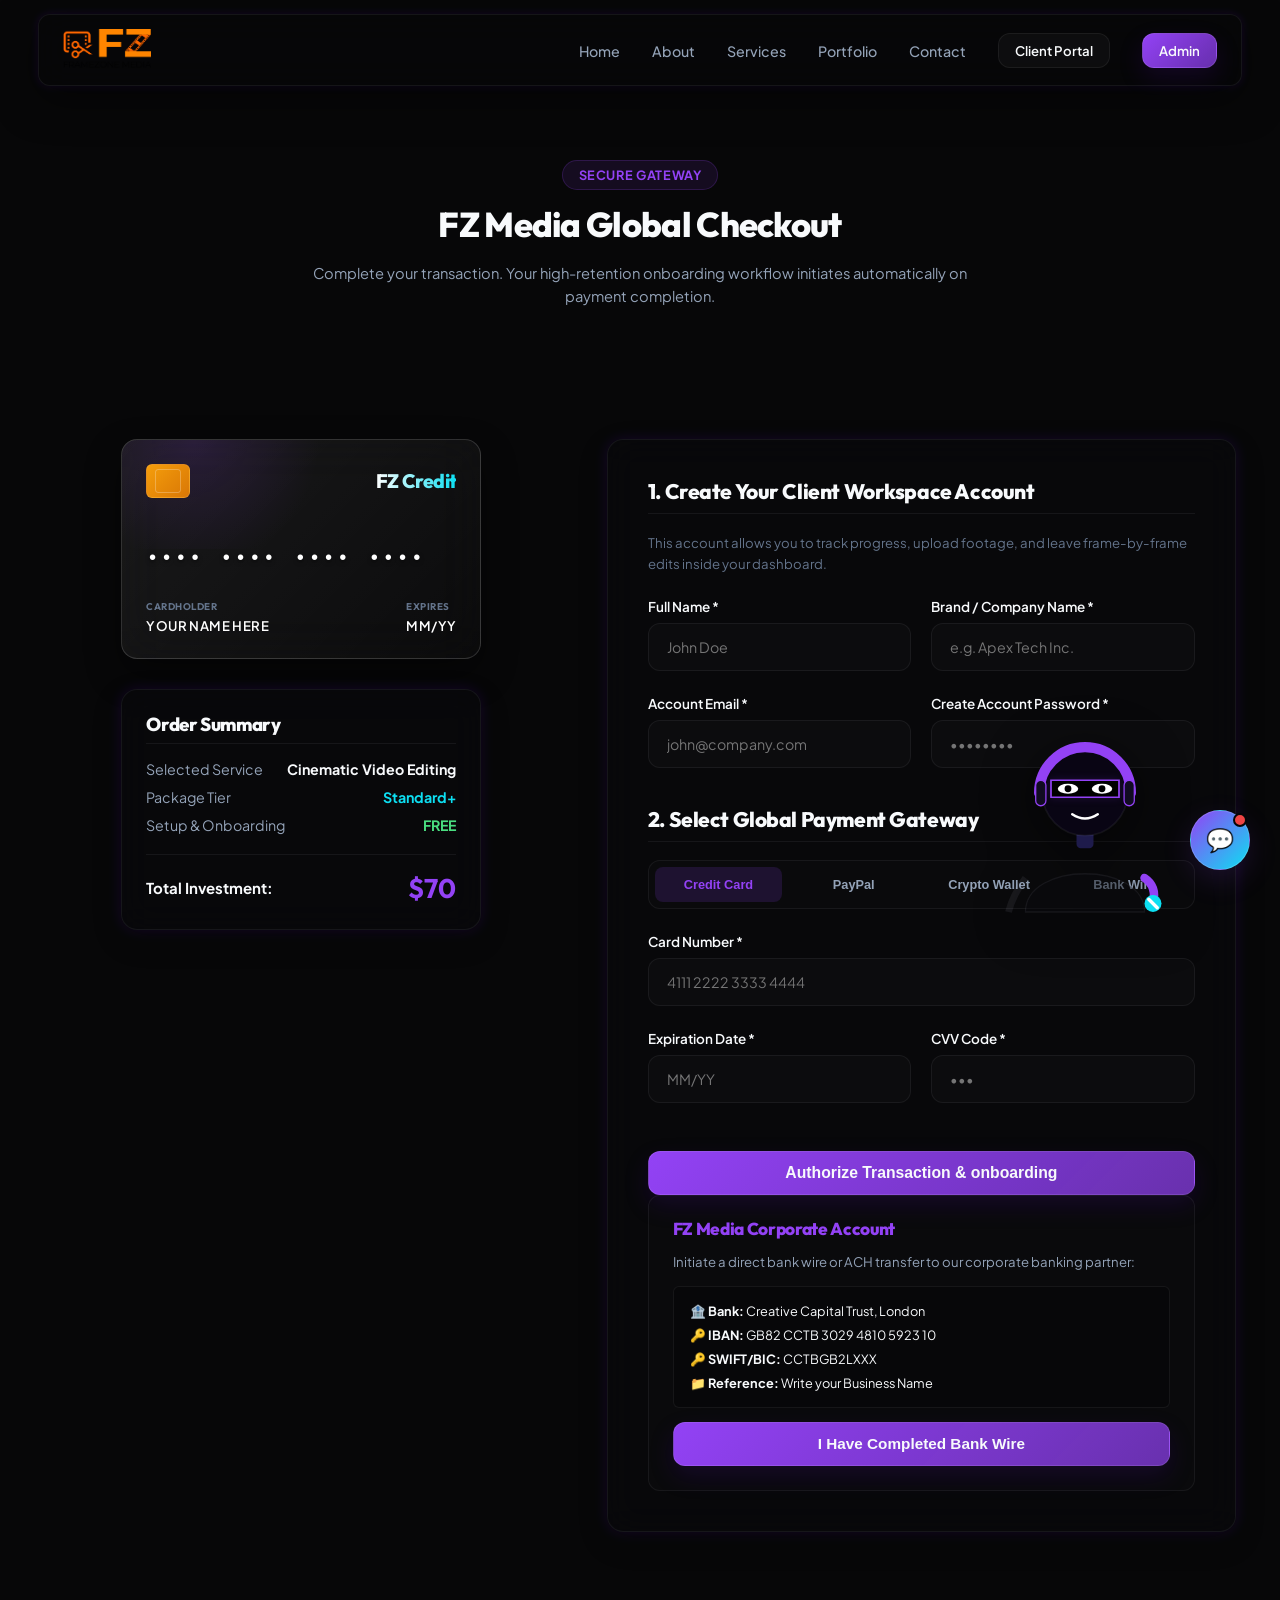
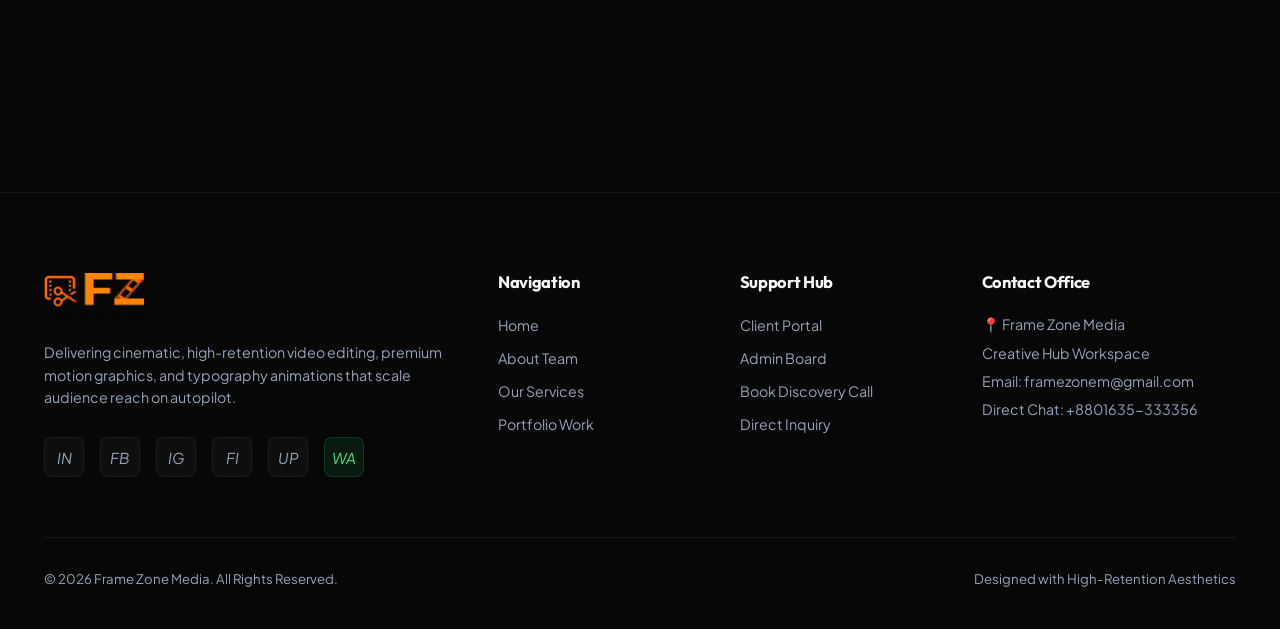
<file: checkout.html>
<!DOCTYPE html>
<html lang="en">
<head>
    <meta charset="UTF-8">
    <meta name="viewport" content="width=device-width, initial-scale=1.0">
    <title>Global Payment Gateway | FZ Media Checkout</title>
    
    <!-- CSS Stylesheets -->
    <link rel="stylesheet" href="assets/css/global.css">
    <link rel="stylesheet" href="assets/css/pages.css">
    
    <style>
        /* 3D Interactive Credit Card Styles */
        .checkout-container {
            display: grid;
            grid-template-columns: 0.9fr 1.1fr;
            gap: 48px;
            align-items: flex-start;
            padding: 40px 0 100px 0;
        }

        .card-preview-column {
            position: sticky;
            top: 120px;
            display: flex;
            flex-direction: column;
            align-items: center;
            gap: 30px;
        }

        /* 3D Card wrapper */
        .credit-card-3d-wrapper {
            width: 360px;
            height: 220px;
            perspective: 1000px;
            cursor: pointer;
        }

        .credit-card-inner {
            width: 100%;
            height: 100%;
            position: relative;
            transform-style: preserve-3d;
            transition: transform 0.8s cubic-bezier(0.175, 0.885, 0.32, 1.275);
        }

        .credit-card-inner.flipped {
            transform: rotateY(180deg);
        }

        .card-face {
            position: absolute;
            width: 100%;
            height: 100%;
            backface-visibility: hidden;
            border-radius: var(--radius-lg);
            border: 1px solid rgba(255, 255, 255, 0.15);
            padding: 24px;
            display: flex;
            flex-direction: column;
            justify-content: space-between;
            color: #fff;
            box-shadow: 0 15px 35px rgba(0, 0, 0, 0.4);
            overflow: hidden;
        }

        /* Front face Glassmorphism */
        .card-face.front {
            background: linear-gradient(135deg, rgba(255, 255, 255, 0.08) 0%, rgba(255, 255, 255, 0.02) 100%);
            backdrop-filter: blur(25px);
            -webkit-backdrop-filter: blur(25px);
        }

        .card-face.front::before {
            content: '';
            position: absolute;
            top: -50%;
            left: -30%;
            width: 100%;
            height: 100%;
            background: radial-gradient(circle, var(--accent-primary-glow) 0%, transparent 60%);
            pointer-events: none;
        }

        /* Back face Glassmorphism */
        .card-face.back {
            background: linear-gradient(135deg, rgba(255, 255, 255, 0.06) 0%, rgba(255, 255, 255, 0.01) 100%);
            backdrop-filter: blur(25px);
            -webkit-backdrop-filter: blur(25px);
            transform: rotateY(180deg);
            padding: 20px 0;
            justify-content: flex-start;
            gap: 20px;
        }

        /* Card details front styling */
        .card-header-row {
            display: flex;
            justify-content: space-between;
            align-items: center;
        }
        
        .card-chip {
            width: 44px;
            height: 34px;
            background: linear-gradient(135deg, #f59e0b 0%, #d97706 100%);
            border-radius: 6px;
            border: 1px solid rgba(255,255,255,0.1);
            position: relative;
        }

        .card-chip::after {
            content: '';
            position: absolute;
            top: 4px;
            left: 8px;
            right: 8px;
            bottom: 4px;
            border: 1px solid rgba(255,255,255,0.25);
            border-radius: 3px;
        }

        .card-type-logo {
            font-family: var(--font-headings);
            font-weight: 800;
            font-size: 1.3rem;
            letter-spacing: -0.03em;
            background: linear-gradient(to right, #fff, var(--accent-secondary));
            -webkit-background-clip: text;
            -webkit-text-fill-color: transparent;
        }

        .card-number-display {
            font-size: 1.35rem;
            font-family: 'Courier New', Courier, monospace;
            letter-spacing: 0.1em;
            word-spacing: 0.15em;
            text-shadow: 0 2px 4px rgba(0, 0, 0, 0.5);
            margin: 28px 0 12px 0;
        }

        .card-meta-row {
            display: flex;
            justify-content: space-between;
            align-items: flex-end;
        }

        .card-holder-meta h5, .card-expiry-meta h5 {
            font-size: 0.65rem;
            font-weight: 700;
            text-transform: uppercase;
            color: var(--text-muted);
            letter-spacing: 0.05em;
            margin-bottom: 4px;
        }

        .card-holder-name, .card-expiry-date {
            font-size: 0.88rem;
            font-weight: 600;
            text-transform: uppercase;
            letter-spacing: 0.03em;
        }

        /* Card details back styling */
        .card-mag-strip {
            width: 100%;
            height: 38px;
            background: #111;
        }

        .card-signature-box {
            margin: 0 24px;
            height: 38px;
            background: rgba(255, 255, 255, 0.8);
            border-radius: 4px;
            display: flex;
            align-items: center;
            justify-content: flex-end;
            padding-right: 12px;
            color: #000;
            font-family: 'Courier New', Courier, monospace;
            font-weight: 700;
            letter-spacing: 0.05em;
        }

        .card-back-text {
            margin: 10px 24px 0 24px;
            font-size: 0.62rem;
            color: var(--text-muted);
            line-height: 1.4;
        }

        /* Payment Tabs */
        .checkout-tabs {
            display: flex;
            gap: 8px;
            margin-bottom: 24px;
            border: 1px solid var(--border-color);
            padding: 6px;
            border-radius: var(--radius-md);
            background: rgba(255,255,255,0.01);
        }

        .checkout-tab-btn {
            flex: 1;
            background: none;
            border: none;
            padding: 10px;
            border-radius: var(--radius-sm);
            color: var(--text-secondary);
            font-weight: 600;
            font-size: 0.85rem;
            cursor: pointer;
            transition: var(--transition-snappy);
            text-align: center;
        }

        .checkout-tab-btn.active {
            background: var(--accent-primary-glow);
            color: var(--accent-primary);
            border: 1px solid rgba(var(--accent-primary-h), var(--accent-primary-s), var(--accent-primary-l), 0.15);
        }

        .payment-tab-content {
            display: none;
            animation: fadeIn 0.4s ease forwards;
        }

        .payment-tab-content.active {
            display: block;
        }

        /* Order Summary Card */
        .order-summary-card {
            width: 100%;
            max-width: 360px;
            padding: 24px;
        }

        .summary-price-row {
            display: flex;
            justify-content: space-between;
            align-items: center;
            border-top: 1px solid var(--border-color);
            padding-top: 16px;
            margin-top: 20px;
        }

        /* Interactive Success Modal overlay */
        .success-overlay-modal {
            position: fixed;
            top: 0;
            left: 0;
            width: 100vw;
            height: 100vh;
            background: rgba(0,0,0,0.85);
            backdrop-filter: blur(15px);
            -webkit-backdrop-filter: blur(15px);
            z-index: 10000;
            display: none;
            align-items: center;
            justify-content: center;
            opacity: 0;
            transition: opacity 0.4s ease;
        }

        .success-overlay-modal.open {
            display: flex;
            opacity: 1;
        }

        .success-card {
            background: var(--bg-secondary);
            border: 1px solid var(--border-glow);
            border-radius: var(--radius-lg);
            padding: 40px;
            width: 90%;
            max-width: 440px;
            text-align: center;
            box-shadow: 0 20px 50px rgba(0,0,0,0.5);
            animation: scaleUp 0.4s cubic-bezier(0.175, 0.885, 0.32, 1.275) forwards;
        }

        @keyframes scaleUp {
            from { transform: scale(0.85); opacity: 0; }
            to { transform: scale(1); opacity: 1; }
        }

        /* Checkmark animation */
        .success-checkmark-circle {
            width: 80px;
            height: 80px;
            border-radius: 50%;
            border: 4px solid var(--accent-secondary);
            display: flex;
            align-items: center;
            justify-content: center;
            margin: 0 auto 24px auto;
            color: var(--accent-secondary);
            font-size: 2.5rem;
            position: relative;
            box-shadow: 0 0 20px var(--accent-secondary-glow);
        }

        @media (max-width: 991px) {
            .checkout-container {
                grid-template-columns: 1fr;
                gap: 40px;
            }
            .card-preview-column {
                position: relative;
                top: 0;
            }
            .order-summary-card {
                max-width: 100%;
            }
        }
    </style>
</head>
<body>

    <!-- Shared Header Mounting -->
    <header id="global-header"></header>

    <main style="padding-top: 80px; min-height: 100vh;">
        
        <!-- Header banner -->
        <section class="section-padding" style="padding-bottom: 20px;">
            <div class="container">
                <div class="section-header" style="margin-bottom: 10px;">
                    <span class="section-badge">Secure Gateway</span>
                    <h1 class="section-title">FZ Media Global Checkout</h1>
                    <p class="section-subtitle">Complete your transaction. Your high-retention onboarding workflow initiates automatically on payment completion.</p>
                </div>
            </div>
        </section>

        <!-- Checkout Form & Card Showcase -->
        <section style="padding-bottom: 100px;">
            <div class="container">
                <div class="checkout-container">
                    
                    <!-- Left Column: 3D interactive Credit Card and Pricing summary -->
                    <div class="card-preview-column">
                        
                        <!-- 3D Credit Card Box -->
                        <div class="credit-card-3d-wrapper" id="card-3d-wrapper">
                            <div class="credit-card-inner" id="card-3d-inner">
                                
                                <!-- Front Face -->
                                <div class="card-face front">
                                    <div class="card-header-row">
                                        <div class="card-chip"></div>
                                        <span class="card-type-logo">FZ Credit</span>
                                    </div>
                                    
                                    <div class="card-number-display" id="card-disp-num">•••• •••• •••• ••••</div>
                                    
                                    <div class="card-meta-row">
                                        <div class="card-holder-meta">
                                            <h5>Cardholder</h5>
                                            <div class="card-holder-name" id="card-disp-name">YOUR NAME HERE</div>
                                        </div>
                                        <div class="card-expiry-meta">
                                            <h5>Expires</h5>
                                            <div class="card-expiry-date" id="card-disp-expiry">MM/YY</div>
                                        </div>
                                    </div>
                                </div>
                                
                                <!-- Back Face -->
                                <div class="card-face back">
                                    <div class="card-mag-strip"></div>
                                    <div style="font-size: 0.6rem; color: var(--text-muted); padding-left: 24px; font-weight: bold; text-transform: uppercase;">CVV Code</div>
                                    <div class="card-signature-box" id="card-disp-cvv">•••</div>
                                    <p class="card-back-text">
                                        This interactive card represents an elite glassmorphism design variable. Transacting securely under SSL and local storage database schemas.
                                    </p>
                                </div>

                            </div>
                        </div>

                        <!-- Order pricing Summary Card -->
                        <div class="glass-card order-summary-card">
                            <h3 style="font-size: 1.25rem; margin-bottom: 16px; border-bottom: 1px solid var(--border-color); padding-bottom: 8px;">Order Summary</h3>
                            <div style="display: flex; flex-direction: column; gap: 10px; font-size: 0.95rem;">
                                <div style="display: flex; justify-content: space-between;">
                                    <span style="color: var(--text-secondary);">Selected Service</span>
                                    <strong id="summary-service-name">Cinematic Video Editing</strong>
                                </div>
                                <div style="display: flex; justify-content: space-between;">
                                    <span style="color: var(--text-secondary);">Package Tier</span>
                                    <strong id="summary-package-name" style="color: var(--accent-secondary);">Standard+</strong>
                                </div>
                                <div style="display: flex; justify-content: space-between;">
                                    <span style="color: var(--text-secondary);">Setup & Onboarding</span>
                                    <strong style="color: #4ade80;">FREE</strong>
                                </div>
                            </div>
                            
                            <div class="summary-price-row">
                                <span style="font-weight: 700;">Total Investment:</span>
                                <strong style="font-family: var(--font-headings); font-size: 1.8rem; color: var(--accent-primary);" id="summary-total-price">$70</strong>
                            </div>
                        </div>

                    </div>

                    <!-- Right Column: Registration and Payment Tabs forms -->
                    <div class="glass-card" style="padding: 40px;">
                        
                        <!-- Client Onboarding credentials form first -->
                        <h3 id="checkout-reg-form-heading" style="font-size: 1.4rem; margin-bottom: 18px; border-bottom: 1px solid var(--border-color); padding-bottom: 10px;">
                            1. Create Your Client Workspace Account
                        </h3>
                        <p style="font-size: 0.88rem; color: var(--text-muted); margin-bottom: 24px;">This account allows you to track progress, upload footage, and leave frame-by-frame edits inside your dashboard.</p>
                        
                        <div class="form-grid" style="display: grid; grid-template-columns: 1fr 1fr; gap: 20px; margin-bottom: 24px;">
                            <div class="form-group" style="margin-bottom: 0;">
                                <label class="form-label" for="reg-name">Full Name *</label>
                                <input type="text" id="reg-name" class="form-control" placeholder="John Doe" required>
                            </div>
                            <div class="form-group" style="margin-bottom: 0;">
                                <label class="form-label" for="reg-company">Brand / Company Name *</label>
                                <input type="text" id="reg-company" class="form-control" placeholder="e.g. Apex Tech Inc." required>
                            </div>
                        </div>
                        
                        <div class="form-grid" style="display: grid; grid-template-columns: 1fr 1fr; gap: 20px; margin-bottom: 40px;">
                            <div class="form-group" style="margin-bottom: 0;">
                                <label class="form-label" for="reg-email">Account Email *</label>
                                <input type="email" id="reg-email" class="form-control" placeholder="john@company.com" required>
                            </div>
                            <div class="form-group" style="margin-bottom: 0;">
                                <label class="form-label" for="reg-pass">Create Account Password *</label>
                                <input type="password" id="reg-pass" class="form-control" placeholder="••••••••" required>
                            </div>
                        </div>

                        <!-- Payment Methods Tab System -->
                        <h3 style="font-size: 1.4rem; margin-bottom: 18px; border-bottom: 1px solid var(--border-color); padding-bottom: 10px;">
                            2. Select Global Payment Gateway
                        </h3>
                        
                        <div class="checkout-tabs">
                            <button class="checkout-tab-btn active" data-target="pay-card">Credit Card</button>
                            <button class="checkout-tab-btn" data-target="pay-paypal">PayPal</button>
                            <button class="checkout-tab-btn" data-target="pay-crypto">Crypto Wallet</button>
                            <button class="checkout-tab-btn" data-target="pay-wire">Bank Wire</button>
                        </div>

                        <!-- Tab 1: Credit Card Stripe style Form -->
                        <form id="payment-card-form" class="payment-tab-content active">
                            <div class="form-group">
                                <label class="form-label" for="card-num-input">Card Number *</label>
                                <input type="text" id="card-num-input" class="form-control" placeholder="4111 2222 3333 4444" maxlength="19" required>
                            </div>
                            
                            <div class="form-grid" style="display: grid; grid-template-columns: 1fr 1fr; gap: 20px;">
                                <div class="form-group">
                                    <label class="form-label" for="card-expiry-input">Expiration Date *</label>
                                    <input type="text" id="card-expiry-input" class="form-control" placeholder="MM/YY" maxlength="5" required>
                                </div>
                                <div class="form-group">
                                    <label class="form-label" for="card-cvv-input">CVV Code *</label>
                                    <input type="password" id="card-cvv-input" class="form-control" placeholder="•••" maxlength="3" required>
                                </div>
                            </div>

                            <button type="submit" class="btn-primary" style="width: 100%; justify-content: center; margin-top: 24px; font-size: 1.05rem;">
                                Authorize Transaction & onboarding
                            </button>
                        </form>

                        <!-- Tab 2: PayPal -->
                        <div id="pay-paypal" class="payment-tab-content" style="text-align: center; padding: 30px 20px; border: 1px solid var(--border-color); border-radius: var(--radius-md); background: rgba(255,255,255,0.01);">
                            <span style="font-size: 2.2rem; display: block; margin-bottom: 12px;">💳 PayPal</span>
                            <p style="font-size: 0.95rem; color: var(--text-secondary); margin-bottom: 24px; line-height: 1.5;">Click below to authorize securely via your international PayPal Account. Setup is fully automated on return.</p>
                            <button class="btn-primary" id="paypal-sim-btn" style="background: #f59e0b; color: #000; border-color: #f59e0b; box-shadow: 0 10px 20px rgba(245,158,11,0.2);">
                                Direct PayPal Checkout
                            </button>
                        </div>

                        <!-- Tab 3: Crypto Checkout QR Mock -->
                        <div id="pay-crypto" class="payment-tab-content" style="padding: 24px; border: 1px solid var(--border-color); border-radius: var(--radius-md); background: rgba(255,255,255,0.01);">
                            <div class="crypto-flex-layout" style="display: flex; gap: 20px; align-items: center; flex-wrap: wrap;">
                                <!-- QR Mock -->
                                <div style="width: 110px; height: 110px; background: #fff; border-radius: 8px; padding: 8px; display: flex; align-items: center; justify-content: center; box-shadow: 0 10px 20px rgba(0,0,0,0.3); flex-shrink: 0;">
                                    <div style="width: 100%; height: 100%; background: linear-gradient(135deg, #111 0%, #333 100%); border-radius: 4px; display: flex; align-items: center; justify-content: center; color: #fff; font-size: 0.72rem; font-weight: bold;">USDT QR MOCK</div>
                                </div>
                                
                                <div class="crypto-meta-text" style="flex-grow: 1;">
                                    <h4 style="font-size: 1.05rem; margin-bottom: 6px; color: var(--accent-secondary);">Dynamic Tether / BTC Address</h4>
                                    <p style="font-size: 0.85rem; color: var(--text-secondary); line-height: 1.4; margin-bottom: 12px;">Send the exact total value to the wallet below. Supported on TRC-20 and ERC-20 networks.</p>
                                    
                                    <div class="copy-input-flex" style="display: flex; gap: 8px;">
                                        <input type="text" class="form-control" style="font-size: 0.8rem; padding: 8px;" value="1A1zP1eP5QGefi2DMPTfTL5SLmv7DivfNa" readonly id="crypto-wallet-val">
                                        <button class="btn-secondary" style="padding: 0 12px; font-size: 0.8rem;" id="copy-wallet-btn">Copy</button>
                                    </div>
                                </div>
                            </div>

                            <button class="btn-primary" id="crypto-sim-btn" style="width: 100%; justify-content: center; margin-top: 24px; font-size: 1.02rem;">
                                Confirm Crypto Transaction
                            </button>
                        </div>

                        <!-- Tab 4: Bank Wire -->
                        <div id="pay-wire" class="payment-tab-content" style="padding: 24px; border: 1px solid var(--border-color); border-radius: var(--radius-md); background: rgba(255,255,255,0.01); display: flex; flex-direction: column; gap: 14px;">
                            <h4 style="font-size: 1.15rem; color: var(--accent-primary);">FZ Media Corporate Account</h4>
                            <p style="font-size: 0.88rem; color: var(--text-secondary); line-height: 1.4;">Initiate a direct bank wire or ACH transfer to our corporate banking partner:</p>
                            
                            <div style="display: flex; flex-direction: column; gap: 8px; font-size: 0.85rem; background: rgba(0,0,0,0.2); padding: 16px; border-radius: 6px; border: 1px solid var(--border-color);">
                                <div>🏦 <strong>Bank:</strong> Creative Capital Trust, London</div>
                                <div>🔑 <strong>IBAN:</strong> GB82 CCTB 3029 4810 5923 10</div>
                                <div>🔑 <strong>SWIFT/BIC:</strong> CCTBGB2LXXX</div>
                                <div>📁 <strong>Reference:</strong> Write your Business Name</div>
                            </div>

                            <button class="btn-primary" id="wire-sim-btn" style="justify-content: center; font-size: 1.02rem;">
                                I Have Completed Bank Wire
                            </button>
                        </div>

                    </div>

                </div>
            </div>
        </section>

    </main>

    <!-- Shared Footer Mounting -->
    <footer id="global-footer"></footer>

    <!-- Payment Loading & Onboarding Success Modal -->
    <div class="success-overlay-modal" id="success-modal">
        <!-- Spinner card initially active, hidden upon success check -->
        <div class="success-card" id="processing-card">
            <span class="section-badge" style="font-size: 0.72rem; padding: 4px 10px; margin-bottom: 12px;">Gateway Connection</span>
            <h3 style="font-size: 1.6rem; margin-bottom: 16px;">Authorizing Payment</h3>
            <p style="color: var(--text-secondary); font-size: 0.95rem; margin-bottom: 30px;">Connecting to secure international clearing house. Initializing your FZ Client space database...</p>
            
            <!-- Beautiful animated CSS spinner -->
            <div style="width: 50px; height: 50px; border-radius: 50%; border: 3px solid rgba(255,255,255,0.05); border-top-color: var(--accent-primary); animation: spin-loader 1s infinite linear; margin: 0 auto;"></div>
        </div>

        <!-- Success checkmark card, shown after spinner timeout -->
        <div class="success-card" id="success-receipt-card" style="display: none;">
            <div class="success-checkmark-circle">✓</div>
            <h3 style="font-size: 1.8rem; margin-bottom: 12px; color: #4ade80;">Onboarding Confirmed!</h3>
            <p style="color: var(--text-secondary); font-size: 0.95rem; line-height: 1.5; margin-bottom: 24px;">
                Your global payment was successfully processed. We have pre-registered your FZ Client Workspace and setup your monthly subscription!
            </p>
            
            <div style="background: rgba(0,0,0,0.2); border: 1px solid var(--border-color); padding: 14px 20px; border-radius: 6px; text-align: left; font-size: 0.88rem; margin-bottom: 32px; display: flex; flex-direction: column; gap: 6px;">
                <div>👤 <strong>Account:</strong> <span id="receipt-email-display">john@company.com</span></div>
                <div>💼 <strong>Subscription:</strong> <span id="receipt-sub-display">Premium Growth Podcast Editing</span></div>
                <div>⚡ <strong>Workspace status:</strong> Active Deliverables Preloaded</div>
            </div>

            <button class="btn-primary" style="width: 100%; justify-content: center;" id="receipt-login-btn">
                Log In To Client Dashboard Now
            </button>
        </div>
    </div>

    <!-- JS Core & Controller -->
    <script src="assets/js/global.js"></script>
    <script>
        let selectedService = "Cinematic Video Editing";
        let selectedPackage = "Standard+";
        let packagePrice = 70;

        document.addEventListener("DOMContentLoaded", () => {
            parseParameters();
            setup3DCardRotation();
            setupPaymentTabs();
            setupFormSync();
            setupTransactions();
            checkActiveSession();
        });

        // Helper: Check active client session and pre-fill sign-up credentials
        function checkActiveSession() {
            const savedEmail = sessionStorage.getItem("fzmedia_logged_client");
            if (savedEmail) {
                const db = getDB();
                const loggedClient = db.clients.find(c => c.email.toLowerCase() === savedEmail.toLowerCase());
                if (loggedClient) {
                    const regName = document.getElementById("reg-name");
                    const regCompany = document.getElementById("reg-company");
                    const regEmail = document.getElementById("reg-email");
                    const regPass = document.getElementById("reg-pass");
                    
                    if (regName) regName.value = loggedClient.name || "";
                    if (regCompany) regCompany.value = loggedClient.company || "";
                    if (regEmail) regEmail.value = loggedClient.email || "";
                    if (regPass) regPass.value = loggedClient.password || "";
                    
                    // Visually badge the form header
                    const sectionHeader = document.querySelector("#checkout-reg-form-heading");
                    if (sectionHeader) {
                        sectionHeader.innerHTML = `Create Your Client Workspace Account <span style="font-size: 0.8rem; color: var(--accent-secondary); margin-left: 6px; text-transform: none;">(Logged In)</span>`;
                    }
                }
            }
        }

        // 1. Parse service and package parameters
        function parseParameters() {
            const params = new URLSearchParams(window.location.search);
            const srv = params.get("service");
            const pkg = params.get("package");
            const prc = params.get("price");

            if (srv && pkg) {
                selectedService = srv;
                selectedPackage = pkg;
                
                // Fetch price from DB
                const db = getDB();
                const srvObj = db.services.find(s => s.name === srv);
                if (srvObj) {
                    const pkgObj = srvObj.packages.find(p => p.name === pkg || p.name.includes(pkg));
                    if (pkgObj) packagePrice = pkgObj.price;
                }
            }

            if (prc) {
                const parsedPrice = parseInt(prc, 10);
                if (!isNaN(parsedPrice)) {
                    packagePrice = parsedPrice;
                }
            }

            // Update DOM summary fields
            document.getElementById("summary-service-name").textContent = selectedService;
            document.getElementById("summary-package-name").textContent = selectedPackage;
            document.getElementById("summary-total-price").textContent = "$" + packagePrice;
            document.getElementById("receipt-sub-display").textContent = `${selectedPackage} ${selectedService}`;
        }

        // 2. 3D Card Mouse Tilt and Input Focus rotations
        function setup3DCardRotation() {
            const cardWrapper = document.getElementById("card-3d-wrapper");
            const cardInner = document.getElementById("card-3d-inner");
            
            if (!cardWrapper || !cardInner) return;

            // Tilt card on mouse hover movement
            cardWrapper.addEventListener("mousemove", (e) => {
                const rect = cardWrapper.getBoundingClientRect();
                const x = e.clientX - rect.left;
                const y = e.clientY - rect.top;
                
                const cardWidth = rect.width;
                const cardHeight = rect.height;
                
                const rotateX = ((y / cardHeight) - 0.5) * -25; // max tilt degrees
                const rotateY = ((x / cardWidth) - 0.5) * 25;
                
                // Avoid tilting back face when flipped
                if (!cardInner.classList.contains("flipped")) {
                    cardInner.style.transform = `rotateX(${rotateX}deg) rotateY(${rotateY}deg)`;
                }
            });

            cardWrapper.addEventListener("mouseleave", () => {
                if (!cardInner.classList.contains("flipped")) {
                    cardInner.style.transform = "rotateX(0deg) rotateY(0deg)";
                }
            });

            // Focus flip behavior
            const cvvInput = document.getElementById("card-cvv-input");
            if (cvvInput) {
                cvvInput.addEventListener("focus", () => {
                    cardInner.classList.add("flipped");
                });
                cvvInput.addEventListener("blur", () => {
                    cardInner.classList.remove("flipped");
                });
            }
        }

        // 3. Payment Option tab switching
        function setupPaymentTabs() {
            const tabs = document.querySelectorAll(".checkout-tab-btn");
            const contents = document.querySelectorAll(".payment-tab-content");

            tabs.forEach(tab => {
                tab.addEventListener("click", () => {
                    tabs.forEach(t => t.classList.remove("active"));
                    contents.forEach(c => c.classList.remove("active"));

                    tab.classList.add("active");
                    const targetId = tab.getAttribute("data-target");
                    document.getElementById(targetId).classList.add("active");
                });
            });

            // Copy crypto trigger
            const copyBtn = document.getElementById("copy-wallet-btn");
            if (copyBtn) {
                copyBtn.addEventListener("click", () => {
                    const walletVal = document.getElementById("crypto-wallet-val");
                    walletVal.select();
                    document.execCommand("copy");
                    copyBtn.textContent = "Copied!";
                    setTimeout(() => copyBtn.textContent = "Copy", 1500);
                });
            }
        }

        // 4. Input Syncing to Card Display text
        function setupFormSync() {
            const numInput = document.getElementById("card-num-input");
            const nameInput = document.getElementById("reg-name");
            const expInput = document.getElementById("card-expiry-input");
            const cvvInput = document.getElementById("card-cvv-input");

            const dispNum = document.getElementById("card-disp-num");
            const dispName = document.getElementById("card-disp-name");
            const dispExp = document.getElementById("card-disp-expiry");
            const dispCvv = document.getElementById("card-disp-cvv");

            if (numInput) {
                numInput.addEventListener("input", (e) => {
                    // Format space groupings on input
                    let value = e.target.value.replace(/\s+/g, '').replace(/[^0-9]/gi, '');
                    let matches = value.match(/\d{4,16}/g);
                    let match = matches && matches[0] || '';
                    let parts = [];

                    for (let i = 0, len = match.length; i < len; i += 4) {
                        parts.push(match.substring(i, i + 4));
                    }

                    if (parts.length > 0) {
                        e.target.value = parts.join(' ');
                        dispNum.textContent = parts.join(' ');
                    } else {
                        dispNum.textContent = "•••• •••• •••• ••••";
                    }
                });
            }

            if (nameInput) {
                nameInput.addEventListener("input", (e) => {
                    dispName.textContent = e.target.value.trim().toUpperCase() || "YOUR NAME HERE";
                });
            }

            if (expInput) {
                expInput.addEventListener("input", (e) => {
                    let value = e.target.value.replace(/\D/g, '');
                    if (value.length > 2) {
                        value = value.substring(0, 2) + '/' + value.substring(2, 4);
                    }
                    e.target.value = value;
                    dispExp.textContent = value || "MM/YY";
                });
            }

            if (cvvInput) {
                cvvInput.addEventListener("input", (e) => {
                    dispCvv.textContent = e.target.value.trim().replace(/./g, '•') || "•••";
                });
            }
        }

        // 5. Simulated Transactions Processing & Account Registration Onboarding
        function setupTransactions() {
            const cardForm = document.getElementById("payment-card-form");
            const paypalBtn = document.getElementById("paypal-sim-btn");
            const cryptoBtn = document.getElementById("crypto-sim-btn");
            const wireBtn = document.getElementById("wire-sim-btn");

            const modal = document.getElementById("success-modal");
            const processingCard = document.getElementById("processing-card");
            const successCard = document.getElementById("success-receipt-card");

            function triggerOnboarding() {
                // Read User Registration Details
                const name = document.getElementById("reg-name").value.trim() || "John Doe";
                const company = document.getElementById("reg-company").value.trim() || "Apex Tech Inc.";
                const email = document.getElementById("reg-email").value.trim() || "client@gmail.com";
                const pass = document.getElementById("reg-pass").value.trim() || "client123";

                if (!document.getElementById("reg-name").value || !document.getElementById("reg-company").value || !document.getElementById("reg-email").value || !document.getElementById("reg-pass").value) {
                    alert("Please fill out your account sign-up details (Section 1) before authorizing payment!");
                    return;
                }

                // Show Gateway Connection Modal
                modal.classList.add("open");
                processingCard.style.display = "block";
                successCard.style.display = "none";

                // Simulate payment authorization delay
                setTimeout(() => {
                    // Update Database State!
                    const db = getDB();
                    
                    // Check if client already exists to prevent resetting their database data
                    const existingClient = db.clients.find(c => c.email.toLowerCase() === email.toLowerCase());
                    
                    if (existingClient) {
                        // Update active packages while preserving their account history, chat messages, and briefs
                        existingClient.name = name;
                        existingClient.company = company;
                        existingClient.activeSub = `${selectedPackage} ${selectedService}`;
                        existingClient.packageLimits = `0 of 4 Video Drafts remaining this month`;
                        
                        // Append the new onboarding video project
                        existingClient.projects.push({
                            id: "cp-" + Date.now(),
                            title: `${company} - ${selectedService} Onboarding Draft`,
                            status: "In Queue",
                            progress: 0,
                            deliveryDate: new Date(Date.now() + 4*24*60*60*1000).toLocaleDateString(), // 4 days delivery
                            videoUrl: "assets/videos/solo showreel.mp4",
                            revisions: [],
                            obsStream: {
                                active: false,
                                server: "rtmp://live.framezonemedia.com/live",
                                key: "fz_live_" + name.replace(/\s+/g, '_').toLowerCase()
                            }
                        });
                    } else {
                        // Add new onboarding client profile
                        const newClient = {
                            email: email,
                            password: pass,
                            name: name,
                            company: company,
                            activeSub: `${selectedPackage} ${selectedService}`,
                            packageLimits: `0 of 4 Video Drafts remaining this month`,
                            projects: [
                                {
                                    id: "cp-" + Date.now(),
                                    title: `${company} - ${selectedService} Onboarding Draft`,
                                    status: "In Queue",
                                    progress: 0,
                                    deliveryDate: new Date(Date.now() + 4*24*60*60*1000).toLocaleDateString(), // 4 days delivery
                                    videoUrl: "assets/videos/solo showreel.mp4",
                                    revisions: [],
                                    obsStream: {
                                        active: false,
                                        server: "rtmp://live.framezonemedia.com/live",
                                        key: "fz_live_" + name.replace(/\s+/g, '_').toLowerCase()
                                    }
                                }
                            ],
                            briefs: []
                        };
                        db.clients.push(newClient);
                    }
                    
                    // Log in central Admin Inbox brief queue
                    db.inbox.push({
                        id: "inq-" + Date.now(),
                        name: name,
                        email: email,
                        brand: company,
                        service: `${selectedService} (${selectedPackage})`,
                        assetsLink: "http://awaiting-brief-footage-link",
                        details: `AUTOMATED ONBOARDING: Package purchased online: ${selectedPackage} ${selectedService}. Total transaction value: $${packagePrice}.`,
                        scheduledCall: "Payment Complete - Active Customer",
                        dateReceived: new Date().toLocaleDateString()
                    });

                    saveDB(db);

                    // Update receipt display
                    document.getElementById("receipt-email-display").textContent = email;
                    
                    // Hide spinner, show success
                    processingCard.style.display = "none";
                    successCard.style.display = "block";
                    
                    // Auto login session pre-authenticated
                    sessionStorage.setItem("fzmedia_logged_client", email);

                }, 2200);
            }

            if (cardForm) {
                cardForm.addEventListener("submit", (e) => {
                    e.preventDefault();
                    triggerOnboarding();
                });
            }

            if (paypalBtn) paypalBtn.addEventListener("click", triggerOnboarding);
            if (cryptoBtn) cryptoBtn.addEventListener("click", triggerOnboarding);
            if (wireBtn) wireBtn.addEventListener("click", triggerOnboarding);

            // Redirect to dashboard
            const loginBtn = document.getElementById("receipt-login-btn");
            if (loginBtn) {
                loginBtn.addEventListener("click", () => {
                    window.location.href = "client.html";
                });
            }
        }
    </script>
</body>
</html>
</file>
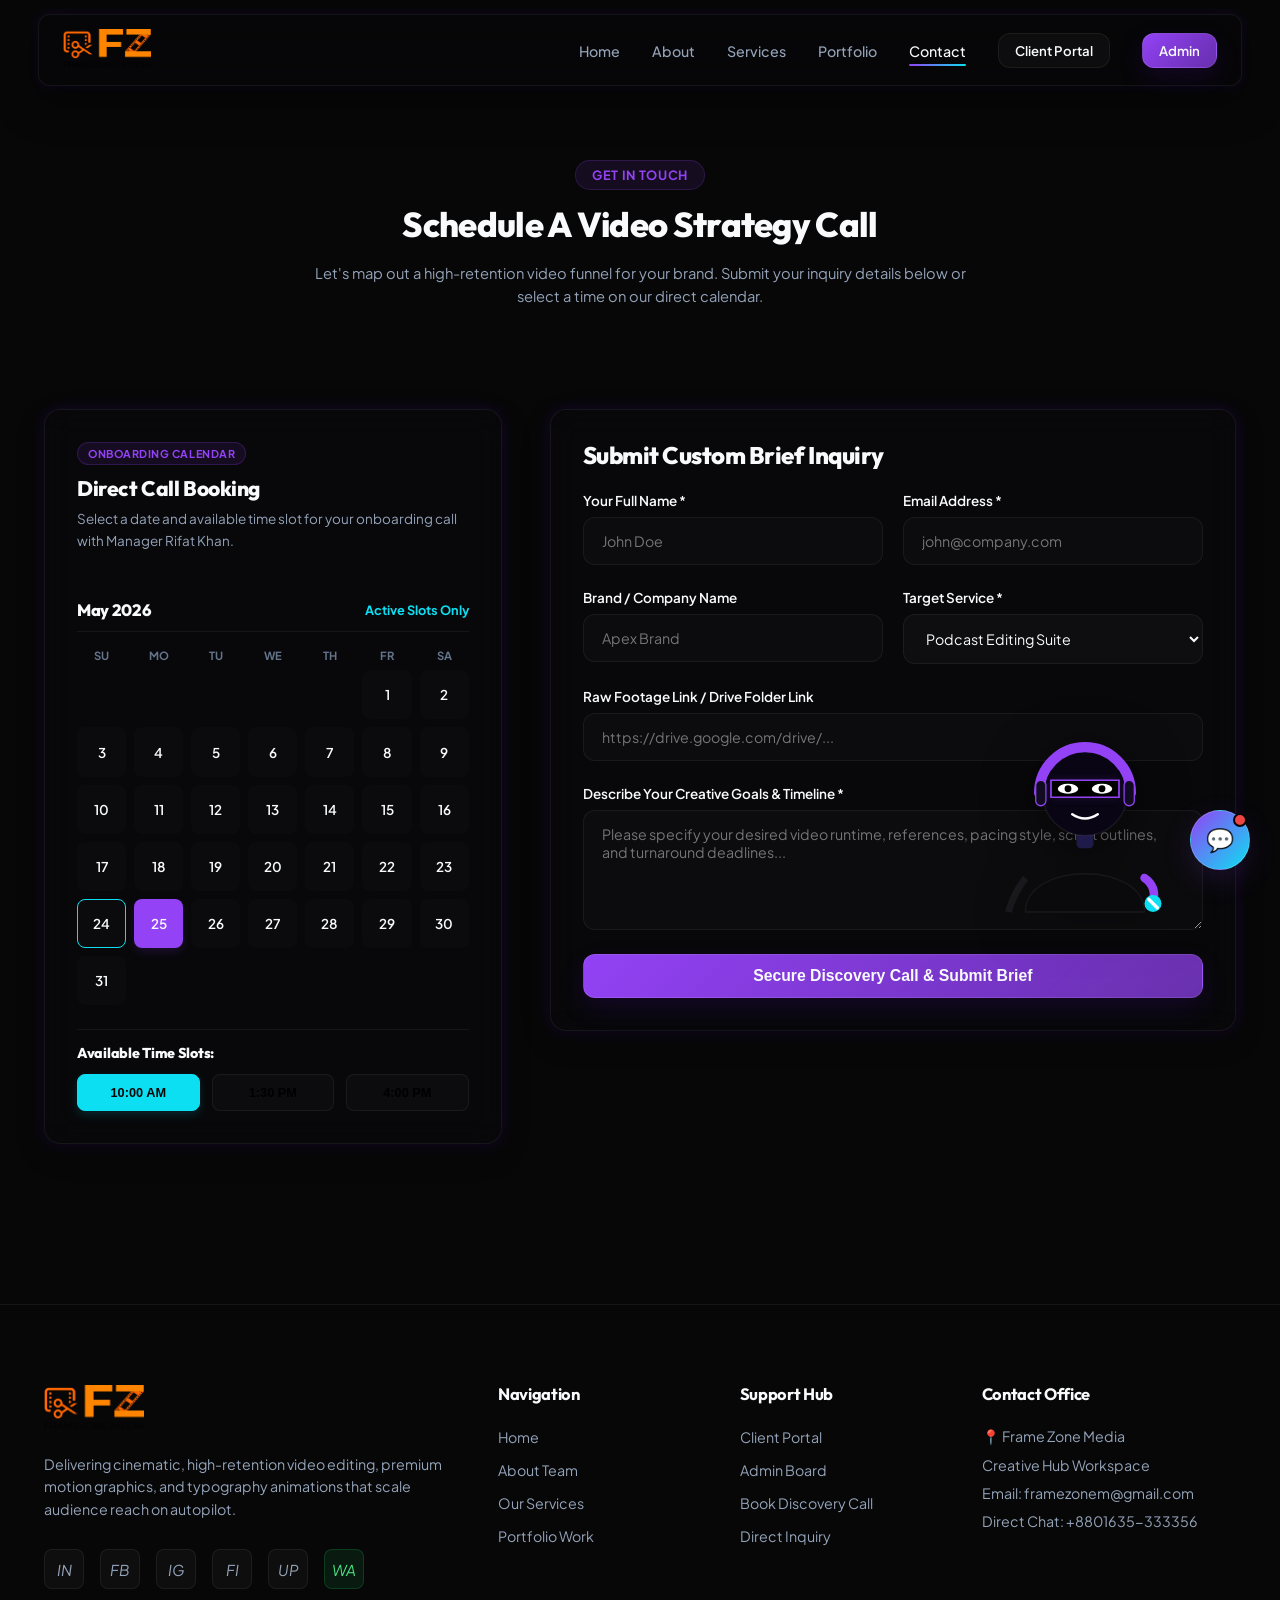
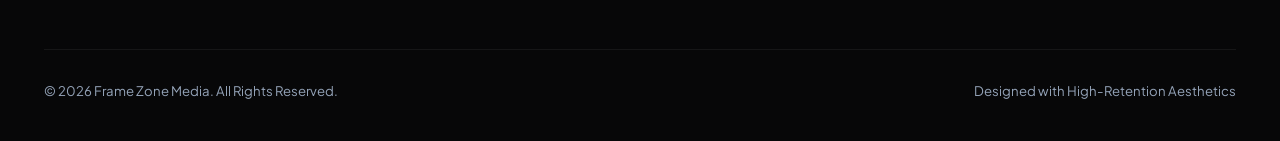
<file: contact.html>
<!DOCTYPE html>
<html lang="en">
<head>
    <meta charset="UTF-8">
    <meta name="viewport" content="width=device-width, initial-scale=1.0">
    <title>Contact & Booking | FZ Media | Schedule Discovery Call</title>
    <meta name="description" content="Get in touch with FZ Media. Submit your video briefs, link footage assets, or schedule an onboarding strategy meeting on our interactive calendar.">
    
    <!-- CSS Stylesheets -->
    <link rel="stylesheet" href="assets/css/global.css">
    <link rel="stylesheet" href="assets/css/pages.css">
    
    <!-- Favicon -->
    <link rel="shortcut icon" href="assets/img/logo/FZ%20logo%201.png" type="image/x-icon">
</head>
<body>

    <!-- Shared Header Mounting -->
    <header id="global-header"></header>

    <main style="padding-top: 80px;">

        <!-- 1. Section Header -->
        <section class="section-padding" style="padding-bottom: 20px;">
            <div class="container">
                <div class="section-header" style="margin-bottom: 20px;">
                    <span class="section-badge">Get In Touch</span>
                    <h1 class="section-title">Schedule A Video Strategy Call</h1>
                    <p class="section-subtitle">Let's map out a high-retention video funnel for your brand. Submit your inquiry details below or select a time on our direct calendar.</p>
                </div>
            </div>
        </section>

        <!-- 2. Interactive Booking Grid -->
        <section style="padding-bottom: 100px;">
            <div class="container">
                
                <div class="contact-grid">
                    
                    <!-- Left: Calendar Scheduler Mockup -->
                    <div class="glass-card contact-info-panel">
                        <div>
                            <span class="section-badge" style="font-size: 0.72rem; padding: 4px 10px; margin-bottom: 12px;">Onboarding Calendar</span>
                            <h3 style="font-size: 1.4rem; margin-bottom: 8px;">Direct Call Booking</h3>
                            <p style="font-size: 0.9rem; color: var(--text-secondary);">Select a date and available time slot for your onboarding call with Manager Rifat Khan.</p>
                        </div>
                        
                        <div class="calendar-mockup">
                            <div class="calendar-header">
                                <h4 id="calendar-month">May 2026</h4>
                                <span style="font-size: 0.85rem; color: var(--accent-secondary); font-weight: 700;">Active Slots Only</span>
                            </div>
                            
                            <div class="calendar-grid">
                                <span class="calendar-day-name">Su</span>
                                <span class="calendar-day-name">Mo</span>
                                <span class="calendar-day-name">Tu</span>
                                <span class="calendar-day-name">We</span>
                                <span class="calendar-day-name">Th</span>
                                <span class="calendar-day-name">Fr</span>
                                <span class="calendar-day-name">Sa</span>
                                
                                <!-- Seeding a standard block for May 2026 (May 1st starts on Friday) -->
                                <span class="calendar-cell empty"></span>
                                <span class="calendar-cell empty"></span>
                                <span class="calendar-cell empty"></span>
                                <span class="calendar-cell empty"></span>
                                <span class="calendar-cell empty"></span>
                                <span class="calendar-cell">1</span>
                                <span class="calendar-cell">2</span>
                                
                                <span class="calendar-cell">3</span>
                                <span class="calendar-cell">4</span>
                                <span class="calendar-cell">5</span>
                                <span class="calendar-cell">6</span>
                                <span class="calendar-cell">7</span>
                                <span class="calendar-cell">8</span>
                                <span class="calendar-cell">9</span>
                                
                                <span class="calendar-cell">10</span>
                                <span class="calendar-cell">11</span>
                                <span class="calendar-cell">12</span>
                                <span class="calendar-cell">13</span>
                                <span class="calendar-cell">14</span>
                                <span class="calendar-cell">15</span>
                                <span class="calendar-cell">16</span>
                                
                                <span class="calendar-cell">17</span>
                                <span class="calendar-cell">18</span>
                                <span class="calendar-cell">19</span>
                                <span class="calendar-cell">20</span>
                                <span class="calendar-cell">21</span>
                                <span class="calendar-cell">22</span>
                                <span class="calendar-cell">23</span>
                                
                                <span class="calendar-cell today">24</span>
                                <span class="calendar-cell active">25</span>
                                <span class="calendar-cell">26</span>
                                <span class="calendar-cell">27</span>
                                <span class="calendar-cell">28</span>
                                <span class="calendar-cell">29</span>
                                <span class="calendar-cell">30</span>
                                <span class="calendar-cell">31</span>
                            </div>

                            <h4 style="font-size: 0.95rem; margin-bottom: 12px; border-top: 1px solid var(--border-color); padding-top: 16px;">Available Time Slots:</h4>
                            <div class="time-slots-container" id="time-slots">
                                <button class="time-slot-btn active" data-time="10:00 AM">10:00 AM</button>
                                <button class="time-slot-btn" data-time="1:30 PM">1:30 PM</button>
                                <button class="time-slot-btn" data-time="4:00 PM">4:00 PM</button>
                            </div>
                        </div>
                    </div>

                    <!-- Right: Contact Form -->
                    <div class="glass-card">
                        <form id="contact-form">
                            <h3 style="font-size: 1.6rem; margin-bottom: 24px;">Submit Custom Brief Inquiry</h3>
                            
                            <div class="form-grid" style="display: grid; grid-template-columns: 1fr 1fr; gap: 20px;">
                                <div class="form-group">
                                    <label class="form-label" for="client-name">Your Full Name *</label>
                                    <input type="text" id="client-name" class="form-control" placeholder="John Doe" required>
                                </div>
                                <div class="form-group">
                                    <label class="form-label" for="client-email">Email Address *</label>
                                    <input type="email" id="client-email" class="form-control" placeholder="john@company.com" required>
                                </div>
                            </div>
                            
                            <div class="form-grid" style="display: grid; grid-template-columns: 1fr 1fr; gap: 20px;">
                                <div class="form-group">
                                    <label class="form-label" for="client-brand">Brand / Company Name</label>
                                    <input type="text" id="client-brand" class="form-control" placeholder="Apex Brand">
                                </div>
                                <div class="form-group">
                                    <label class="form-label" for="service-select">Target Service *</label>
                                    <select id="service-select" class="form-control" style="background-color: var(--bg-secondary); border-color: var(--border-color); cursor: pointer;" required>
                                        <option value="Podcast Editing">Podcast Editing Suite</option>
                                        <option value="Cinematic Video Editing">Cinematic Video Editing</option>
                                        <option value="Motion Graphics">Motion Graphics (After Effects)</option>
                                        <option value="Real Estate Drone">Real Estate Drone Editing</option>
                                    </select>
                                </div>
                            </div>

                            <div class="form-group">
                                <label class="form-label" for="client-website">Raw Footage Link / Drive Folder Link</label>
                                <input type="url" id="client-website" class="form-control" placeholder="https://drive.google.com/drive/...">
                            </div>

                            <div class="form-group">
                                <label class="form-label" for="client-details">Describe Your Creative Goals & Timeline *</label>
                                <textarea id="client-details" class="form-control" placeholder="Please specify your desired video runtime, references, pacing style, script outlines, and turnaround deadlines..." required></textarea>
                            </div>

                            <div style="margin-top: 16px;">
                                <button type="submit" class="btn-primary" style="width: 100%; justify-content: center; font-size: 1.05rem;">
                                    Secure Discovery Call & Submit Brief
                                </button>
                            </div>
                        </form>
                    </div>

                </div>

            </div>
        </section>

    </main>

    <!-- Shared Footer Mounting -->
    <footer id="global-footer"></footer>

    <!-- JS Core & Controller -->
    <script src="assets/js/global.js"></script>
    <script>
        document.addEventListener("DOMContentLoaded", () => {
            setupIntakeForm();
            setupCalendarInteractions();
        });

        // Parse pricing parameters if present
        function setupIntakeForm() {
            const params = new URLSearchParams(window.location.search);
            const selectedService = params.get("service");
            
            if (selectedService) {
                const selectEl = document.getElementById("service-select");
                if (selectEl) selectEl.value = selectedService;
            }

            const form = document.getElementById("contact-form");
            if (!form) return;

            form.addEventListener("submit", (e) => {
                e.preventDefault();

                const db = getDB();
                
                // Fetch active selected date/time values
                const selectedDayCell = document.querySelector(".calendar-cell.active");
                const selectedDay = selectedDayCell ? selectedDayCell.textContent : "25";
                const selectedTimeBtn = document.querySelector(".time-slot-btn.active");
                const selectedTime = selectedTimeBtn ? selectedTimeBtn.getAttribute("data-time") : "10:00 AM";

                const newInquiry = {
                    id: "inq-" + Date.now(),
                    name: document.getElementById("client-name").value.trim(),
                    email: document.getElementById("client-email").value.trim(),
                    brand: document.getElementById("client-brand").value.trim(),
                    service: document.getElementById("service-select").value,
                    assetsLink: document.getElementById("client-website").value.trim(),
                    details: document.getElementById("client-details").value.trim(),
                    scheduledCall: `May ${selectedDay}, 2026 at ${selectedTime}`,
                    dateReceived: new Date().toLocaleDateString()
                };

                db.inbox.push(newInquiry);
                saveDB(db);

                alert(`Thank you, ${newInquiry.name}! Your strategy call is scheduled for ${newInquiry.scheduledCall}. We have logged your project brief details!`);
                form.reset();
            });
        }

        // Calendar visual selections
        function setupCalendarInteractions() {
            const cells = document.querySelectorAll(".calendar-cell:not(.empty)");
            cells.forEach(cell => {
                cell.addEventListener("click", () => {
                    cells.forEach(c => c.classList.remove("active"));
                    cell.classList.add("active");
                });
            });

            const slots = document.querySelectorAll(".time-slot-btn");
            slots.forEach(slot => {
                slot.addEventListener("click", () => {
                    slots.forEach(s => s.classList.remove("active"));
                    slot.classList.add("active");
                });
            });
        }
    </script>
</body>
</html>
</file>
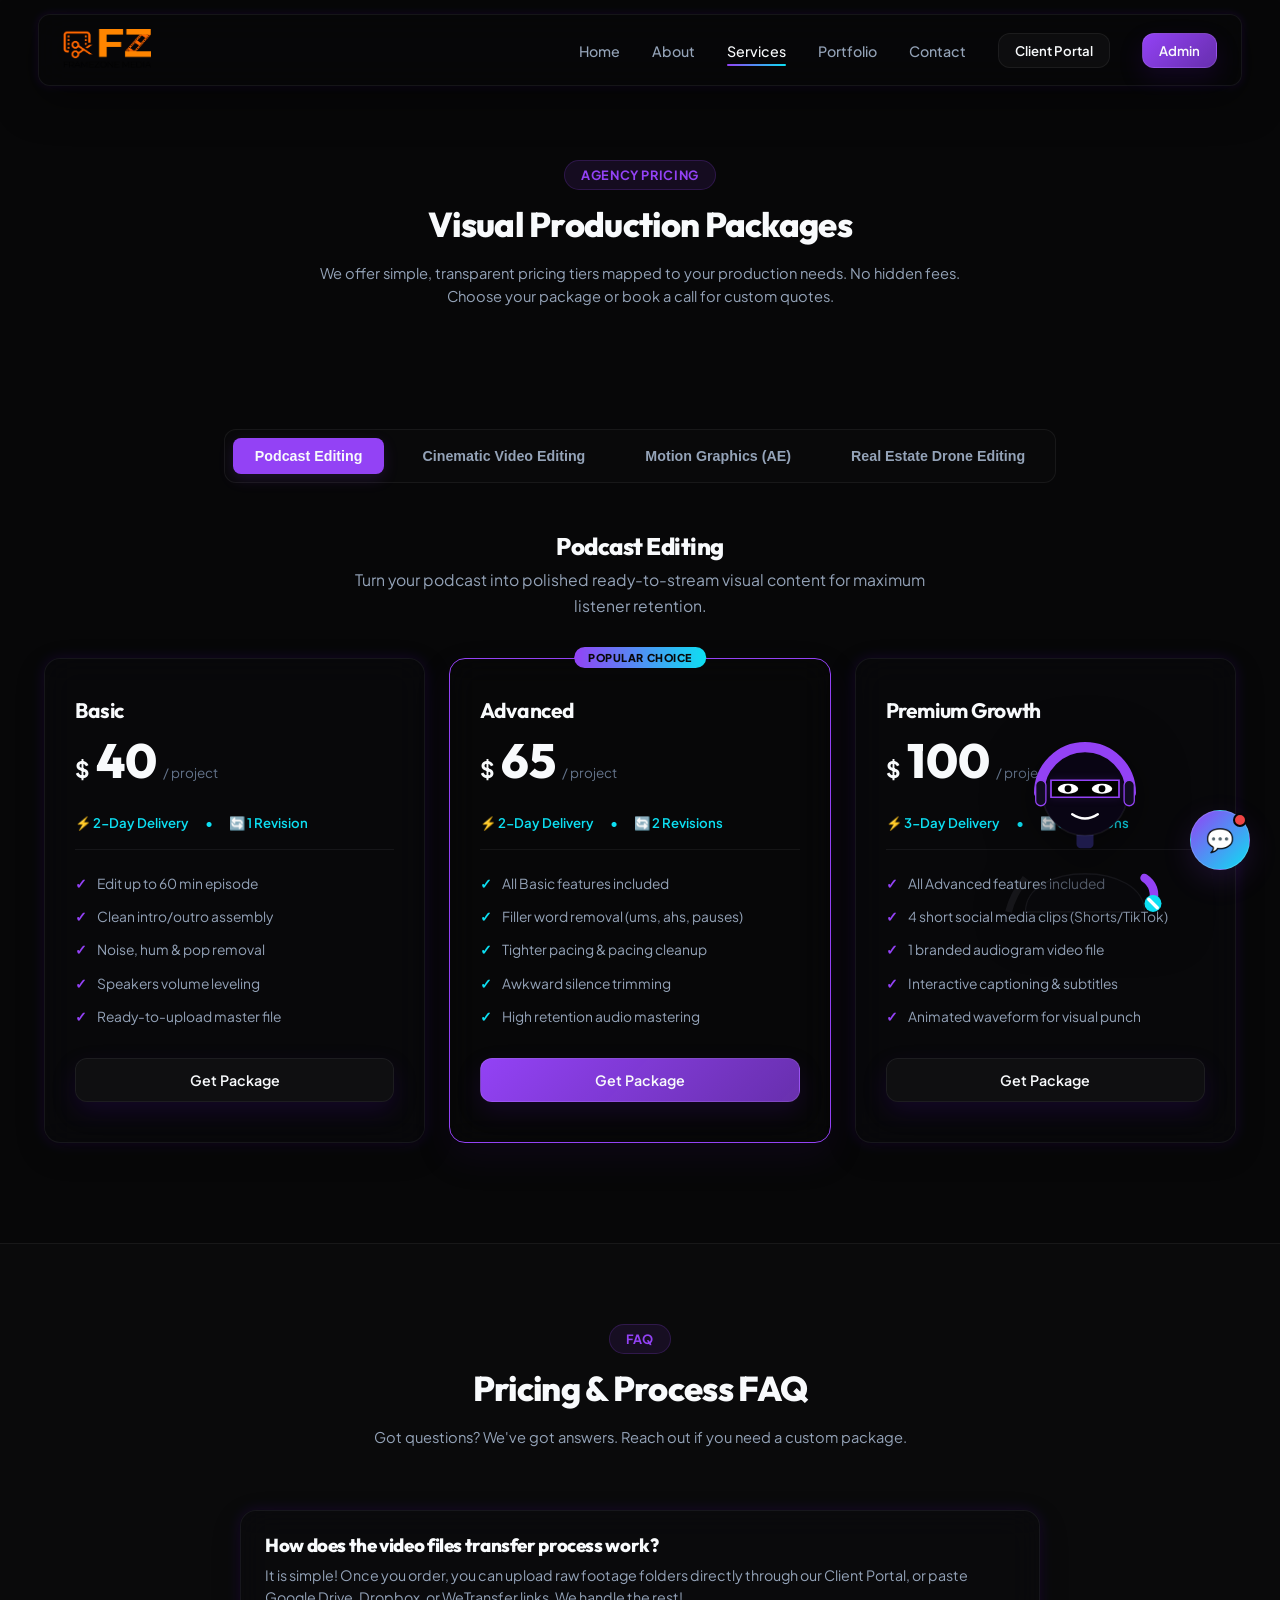
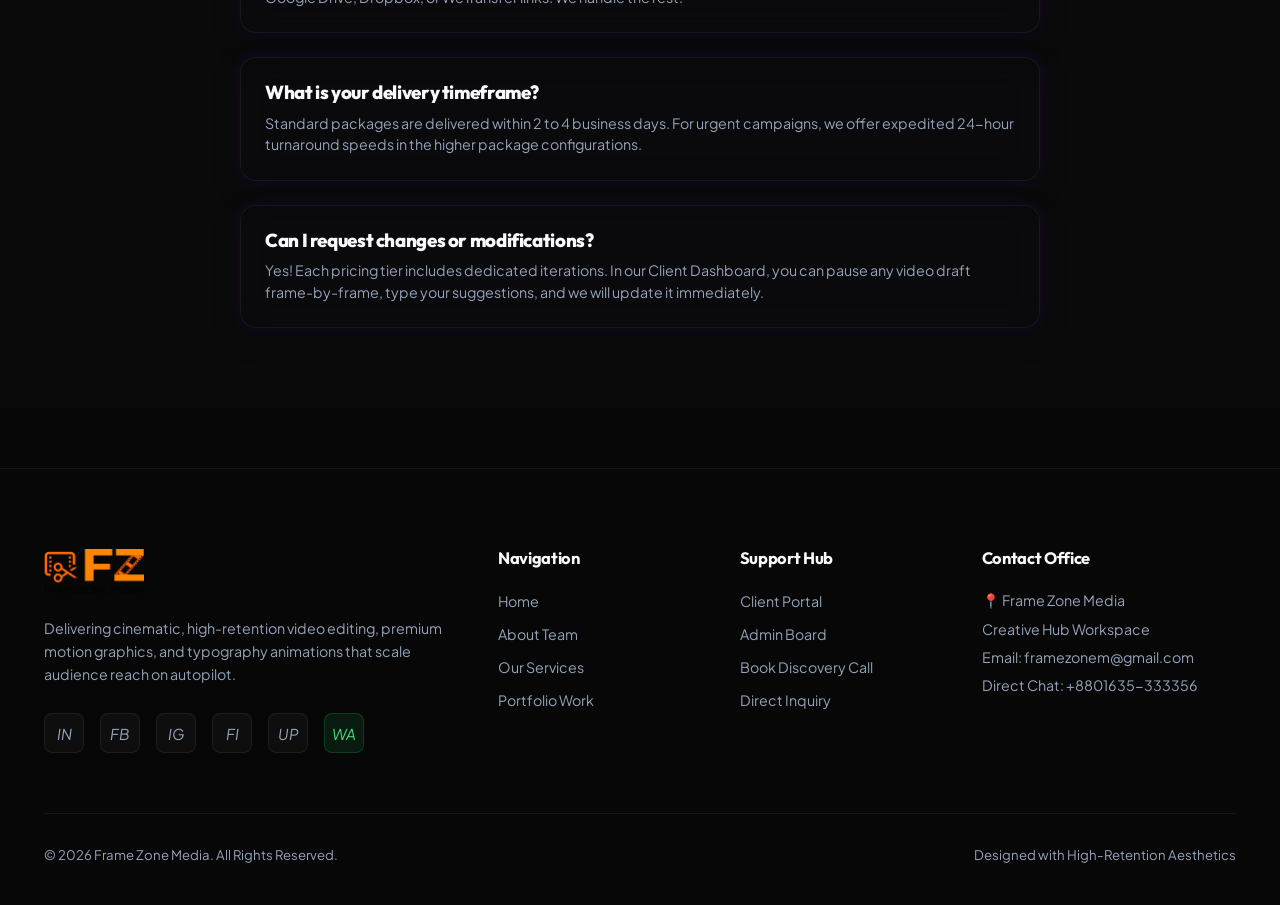
<file: services.html>
<!DOCTYPE html>
<html lang="en">
<head>
    <meta charset="UTF-8">
    <meta name="viewport" content="width=device-width, initial-scale=1.0">
    <title>Services & Pricing | FZ Media | Video Editing & Motion Graphics Tiers</title>
    <meta name="description" content="View Frame Zone Media's competitive pricing packages for Podcast Editing, Video Editing, Motion Graphics, and Real Estate drone edits.">
    
    <!-- CSS Stylesheets -->
    <link rel="stylesheet" href="assets/css/global.css">
    <link rel="stylesheet" href="assets/css/pages.css">
    
    <!-- Favicon -->
    <link rel="shortcut icon" href="assets/img/logo/FZ%20logo%201.png" type="image/x-icon">
</head>
<body>

    <!-- Shared Header Mounting -->
    <header id="global-header"></header>

    <main style="padding-top: 80px;">

        <!-- 1. Header Hero -->
        <section class="services-hero section-padding" style="position: relative; overflow: hidden; padding-bottom: 20px;">
            <div class="container">
                <div class="section-header" style="margin-bottom: 40px;">
                    <span class="section-badge">Agency Pricing</span>
                    <h1 class="section-title">Visual Production Packages</h1>
                    <p class="section-subtitle">We offer simple, transparent pricing tiers mapped to your production needs. No hidden fees. Choose your package or book a call for custom quotes.</p>
                </div>
            </div>
        </section>

        <!-- 2. Interactive Services Tabs & Pricing Section -->
        <section class="services-pricing-section" style="padding-bottom: 100px;">
            <div class="container">
                
                <!-- Dynamic Category Selector Tabs -->
                <div class="services-tab-container">
                    <div class="services-tabs-list" id="services-tabs-list">
                        <!-- Populated dynamically via JS -->
                    </div>
                </div>

                <!-- Subtitle / Hook for Active Service -->
                <div style="text-align: center; margin-bottom: 40px; max-width: 600px; margin-left: auto; margin-right: auto;">
                    <h3 id="active-service-title" style="font-size: 1.6rem; color: var(--text-primary); margin-bottom: 8px;">Podcast Editing</h3>
                    <p id="active-service-subtitle" style="font-size: 1.05rem; color: var(--text-secondary);">Turn your podcast into polished ready-to-stream visual content for maximum listener retention.</p>
                </div>

                <!-- Dynamic Pricing Tiers Grid -->
                <div class="pricing-tiers-grid" id="pricing-tiers-grid">
                    <!-- Populated dynamically via JS -->
                </div>

            </div>
        </section>

        <!-- 3. Dynamic Comparison Accordion or FAQ -->
        <section class="faq-section section-padding" style="background: rgba(255, 255, 255, 0.01); border-top: 1px solid var(--border-color);">
            <div class="container">
                <div class="section-header">
                    <span class="section-badge">FAQ</span>
                    <h2 class="section-title">Pricing & Process FAQ</h2>
                    <p class="section-subtitle">Got questions? We've got answers. Reach out if you need a custom package.</p>
                </div>

                <div style="max-width: 800px; margin: 0 auto; display: flex; flex-direction: column; gap: 24px;">
                    <div class="glass-card" style="padding: 24px;">
                        <h4 style="font-size: 1.25rem; color: var(--text-primary); margin-bottom: 10px;">How does the video files transfer process work?</h4>
                        <p style="font-size: 0.95rem; line-height: 1.5;">It is simple! Once you order, you can upload raw footage folders directly through our Client Portal, or paste Google Drive, Dropbox, or WeTransfer links. We handle the rest!</p>
                    </div>
                    
                    <div class="glass-card" style="padding: 24px;">
                        <h4 style="font-size: 1.25rem; color: var(--text-primary); margin-bottom: 10px;">What is your delivery timeframe?</h4>
                        <p style="font-size: 0.95rem; line-height: 1.5;">Standard packages are delivered within 2 to 4 business days. For urgent campaigns, we offer expedited 24-hour turnaround speeds in the higher package configurations.</p>
                    </div>
                    
                    <div class="glass-card" style="padding: 24px;">
                        <h4 style="font-size: 1.25rem; color: var(--text-primary); margin-bottom: 10px;">Can I request changes or modifications?</h4>
                        <p style="font-size: 0.95rem; line-height: 1.5;">Yes! Each pricing tier includes dedicated iterations. In our Client Dashboard, you can pause any video draft frame-by-frame, type your suggestions, and we will update it immediately.</p>
                    </div>
                </div>
            </div>
        </section>

    </main>

    <!-- Shared Footer Mounting -->
    <footer id="global-footer"></footer>

    <!-- JS Core & Dynamic Logic -->
    <script src="assets/js/global.js"></script>
    <script>
        let activeServiceIdx = 0;

        document.addEventListener("DOMContentLoaded", () => {
            renderTabs();
            renderPricingGrid();
        });

        function renderTabs() {
            const listContainer = document.getElementById("services-tabs-list");
            if (!listContainer) return;

            const db = getDB();
            
            listContainer.innerHTML = db.services.map((srv, idx) => {
                let activeClass = idx === activeServiceIdx ? "active" : "";
                return `<button class="services-tab-trigger ${activeClass}" onclick="switchService(${idx})">${srv.name}</button>`;
            }).join("");
        }

        function renderPricingGrid() {
            const grid = document.getElementById("pricing-tiers-grid");
            const activeTitle = document.getElementById("active-service-title");
            const activeSub = document.getElementById("active-service-subtitle");
            
            if (!grid || !activeTitle || !activeSub) return;

            const db = getDB();
            const srv = db.services[activeServiceIdx];

            activeTitle.textContent = srv.name;
            activeSub.textContent = srv.subtitle;

            grid.innerHTML = srv.packages.map((pkg, idx) => {
                // Style popular card (standard tier typically index 1)
                let isPopular = idx === 1;
                let popularMarkup = isPopular ? `<div class="popular-badge">Popular Choice</div>` : "";
                let popularClass = isPopular ? "popular" : "";

                let featuresMarkup = pkg.features.map(feat => `
                    <div class="tier-feature-item">
                        <span class="feature-check">✓</span>
                        <span>${feat}</span>
                    </div>
                `).join("");

                return `
                    <div class="glass-card pricing-tier-card ${popularClass}">
                        ${popularMarkup}
                        <div>
                            <h3 class="tier-name">${pkg.name}</h3>
                            <div class="tier-price-box">
                                <span class="tier-currency">$</span>
                                <span class="tier-price">${pkg.price}</span>
                                <span class="tier-period">/ project</span>
                            </div>
                            
                            <div class="tier-details-row">
                                <span>⚡ ${pkg.delivery}</span>
                                <span>•</span>
                                <span>🔄 ${pkg.revisions}</span>
                            </div>
                            
                            <div class="tier-features-list">
                                ${featuresMarkup}
                            </div>
                        </div>
                        
                        <a href="checkout.html?service=${encodeURIComponent(srv.name)}&package=${encodeURIComponent(pkg.name)}" 
                           class="btn-primary tier-btn ${isPopular ? '' : 'btn-secondary'}">
                           Get Package
                        </a>
                    </div>
                `;
            }).join("");
        }

        window.switchService = function(idx) {
            activeServiceIdx = idx;
            renderTabs();
            renderPricingGrid();
        };
    </script>
</body>
</html>
</file>
<file: assets/css/global.css>
/* FZ Media - Global Premium Design System */

@import url('https://fonts.googleapis.com/css2?family=Outfit:wght@300;400;500;600;700;800&family=Plus+Jakarta+Sans:wght@300;400;500;600;700&display=swap');

:root {
    /* Baseline Brand HSL Colors - Modifiable dynamically via JS */
    --bg-primary-h: 240;
    --bg-primary-s: 10%;
    --bg-primary-l: 3.5%;
    
    --bg-secondary-h: 240;
    --bg-secondary-s: 10%;
    --bg-secondary-l: 6%;

    --bg-tertiary-h: 240;
    --bg-tertiary-s: 10%;
    --bg-tertiary-l: 9%;

    --accent-primary-h: 267;
    --accent-primary-s: 90%;
    --accent-primary-l: 61%;

    --accent-secondary-h: 185;
    --accent-secondary-s: 90%;
    --accent-secondary-l: 50%;

    /* Actual Computed Variables */
    --bg-primary: hsl(var(--bg-primary-h), var(--bg-primary-s), var(--bg-primary-l));
    --bg-secondary: hsl(var(--bg-secondary-h), var(--bg-secondary-s), var(--bg-secondary-l));
    --bg-tertiary: hsl(var(--bg-tertiary-h), var(--bg-tertiary-s), var(--bg-tertiary-l));
    
    --accent-primary: hsl(var(--accent-primary-h), var(--accent-primary-s), var(--accent-primary-l));
    --accent-secondary: hsl(var(--accent-secondary-h), var(--accent-secondary-s), var(--accent-secondary-l));
    --accent-primary-glow: hsla(var(--accent-primary-h), var(--accent-primary-s), var(--accent-primary-l), 0.15);
    --accent-secondary-glow: hsla(var(--accent-secondary-h), var(--accent-secondary-s), var(--accent-secondary-l), 0.15);
    
    --text-primary: #f8fafc;
    --text-secondary: #94a3b8;
    --text-muted: #64748b;
    
    --border-color: rgba(255, 255, 255, 0.06);
    --border-glow: rgba(255, 255, 255, 0.12);
    
    /* Fonts & Radii */
    --font-headings: 'Outfit', sans-serif;
    --font-body: 'Plus Jakarta Sans', sans-serif;
    
    --radius-lg: 18px;
    --radius-md: 12px;
    --radius-sm: 8px;
    
    /* Advanced Style Engine Dynamic Settings Override Fallbacks */
    --border-thickness: 1px;
    --glass-blur: 16px;
    --glow-intensity: 1.0;
    --glow-speed: 3s;
    --grid-gap: 30px;
    --section-padding: 80px 0;
    
    --transition-smooth: all 0.35s cubic-bezier(0.16, 1, 0.3, 1);
    --transition-snappy: all 0.2s cubic-bezier(0.4, 0, 0.2, 1);
}


/* Global Reset & Base Setup */
*, *::before, *::after {
    box-sizing: border-box;
    margin: 0;
    padding: 0;
}

html {
    scroll-behavior: smooth;
    background-color: var(--bg-primary);
    color: var(--text-primary);
    font-family: var(--font-body);
    font-size: 15px;
    -webkit-font-smoothing: antialiased;
    -moz-osx-font-smoothing: grayscale;
}

body {
    min-height: 100vh;
    overflow-x: hidden;
    background-color: var(--bg-primary);
    position: relative;
}

body::before {
    content: "";
    position: fixed;
    top: 0;
    left: 0;
    width: 100%;
    height: 100%;
    z-index: -1;
    background-color: var(--bg-primary);
    background-image: 
        radial-gradient(circle at 10% 20%, var(--accent-primary-glow) 0%, transparent 40%),
        radial-gradient(circle at 90% 80%, var(--accent-secondary-glow) 0%, transparent 45%);
    pointer-events: none;
    transition: background 0.5s ease, background-image 0.5s ease;
}


/* Typography */
h1, h2, h3, h4, h5, h6 {
    font-family: var(--font-headings);
    font-weight: 800;
    line-height: 1.1;
    letter-spacing: -0.02em;
    color: var(--text-primary);
}

p {
    font-family: var(--font-body);
    font-weight: 400;
    line-height: 1.6;
    color: var(--text-secondary);
}

a {
    color: inherit;
    text-decoration: none;
    transition: var(--transition-snappy);
}

ul {
    list-style: none;
}

/* Elegant Scrollbar */
::-webkit-scrollbar {
    width: 8px;
}
::-webkit-scrollbar-track {
    background: var(--bg-primary);
}
::-webkit-scrollbar-thumb {
    background: var(--bg-tertiary);
    border-radius: 4px;
    border: 2px solid var(--bg-primary);
}
::-webkit-scrollbar-thumb:hover {
    background: var(--accent-primary);
}

/* Layout Utilities */
.container {
    width: 100%;
    max-width: 1240px;
    margin: 0 auto;
    padding: 0 24px;
}

.section-padding {
    padding: 100px 0;
}

@media (max-width: 768px) {
    .section-padding {
        padding: 60px 0;
    }
}

/* Dynamic Glowing Accent Elements */
.text-gradient {
    background: linear-gradient(135deg, var(--text-primary) 30%, var(--accent-primary) 100%);
    -webkit-background-clip: text;
    -webkit-text-fill-color: transparent;
    background-clip: text;
}

.text-gradient-cyan {
    background: linear-gradient(135deg, var(--accent-primary) 0%, var(--accent-secondary) 100%);
    -webkit-background-clip: text;
    -webkit-text-fill-color: transparent;
    background-clip: text;
}

/* Premium Navigation Header */
header.sticky-header {
    position: fixed;
    top: 0;
    left: 0;
    width: 100%;
    z-index: 1000;
    padding: 20px 0;
    transition: var(--transition-smooth);
}

header.sticky-header.scrolled {
    padding: 12px 0;
    background: hsla(var(--bg-primary-h), var(--bg-primary-s), var(--bg-primary-l), 0.75);
    backdrop-filter: blur(16px);
    -webkit-backdrop-filter: blur(16px);
    border-bottom: 1px solid var(--border-color);
    box-shadow: 0 10px 30px rgba(0, 0, 0, 0.3);
}

.nav-wrapper {
    display: flex;
    justify-content: space-between;
    align-items: center;
}

.brand-logo-container {
    display: flex;
    align-items: center;
    gap: 12px;
}

.brand-logo-img {
    height: 42px;
    width: auto;
    object-fit: contain;
    transition: var(--transition-smooth);
}

.brand-name {
    font-size: 1.4rem;
    font-weight: 800;
    letter-spacing: -0.03em;
    font-family: var(--font-headings);
    background: linear-gradient(to right, #fff, #b4bec9);
    -webkit-background-clip: text;
    -webkit-text-fill-color: transparent;
}

.nav-menu-links {
    display: flex;
    align-items: center;
    gap: 32px;
}

.nav-link-item {
    font-size: 0.95rem;
    font-weight: 500;
    color: var(--text-secondary);
    position: relative;
    padding: 6px 0;
}

.nav-link-item::after {
    content: '';
    position: absolute;
    bottom: 0;
    left: 0;
    width: 0;
    height: 2px;
    background: linear-gradient(90deg, var(--accent-primary), var(--accent-secondary));
    transition: var(--transition-smooth);
    border-radius: 4px;
}

.nav-link-item:hover {
    color: var(--text-primary);
}

.nav-link-item:hover::after {
    width: 100%;
}

.nav-link-item.active {
    color: var(--text-primary);
}

.nav-link-item.active::after {
    width: 100%;
}

/* Hamburguer & Mobile Nav */
.menu-toggle-btn {
    display: none;
    flex-direction: column;
    gap: 6px;
    background: none;
    border: none;
    cursor: pointer;
    z-index: 1010;
}

.menu-toggle-bar {
    width: 24px;
    height: 2px;
    background-color: var(--text-primary);
    transition: var(--transition-smooth);
}

@media (max-width: 991px) {
    .menu-toggle-btn {
        display: flex;
    }
    
    .nav-menu-links {
        position: fixed;
        top: 0;
        right: -100%;
        width: 80%;
        max-width: 400px;
        height: 100vh;
        background: rgba(var(--bg-secondary-h), var(--bg-secondary-s), var(--bg-secondary-l), 0.98);
        backdrop-filter: blur(20px);
        -webkit-backdrop-filter: blur(20px);
        border-left: 1px solid var(--border-color);
        flex-direction: column;
        justify-content: center;
        gap: 40px;
        padding: 40px;
        transition: var(--transition-smooth);
        z-index: 1005;
    }

    .nav-menu-links.open {
        right: 0;
    }

    .menu-toggle-btn.open .menu-toggle-bar:nth-child(1) {
        transform: rotate(45deg) translate(5px, 6px);
    }

    .menu-toggle-btn.open .menu-toggle-bar:nth-child(2) {
        opacity: 0;
    }

    .menu-toggle-btn.open .menu-toggle-bar:nth-child(3) {
        transform: rotate(-45deg) translate(5px, -7px);
    }
}

/* Buttons */
.btn-primary {
    display: inline-flex;
    align-items: center;
    gap: 10px;
    background: linear-gradient(135deg, var(--accent-primary) 0%, hsla(var(--accent-primary-h), var(--accent-primary-s), var(--accent-primary-l), 0.7) 100%);
    color: var(--text-primary);
    padding: 12px 28px;
    border-radius: var(--radius-md);
    font-weight: 600;
    font-size: 0.95rem;
    border: 1px solid rgba(255, 255, 255, 0.1);
    cursor: pointer;
    box-shadow: 0 10px 25px hsla(var(--accent-primary-h), var(--accent-primary-s), 30%, 0.2);
    transition: var(--transition-smooth);
}

.btn-primary:hover {
    transform: translateY(-3px);
    box-shadow: 0 15px 35px hsla(var(--accent-primary-h), var(--accent-primary-s), 30%, 0.35);
    background: linear-gradient(135deg, var(--accent-primary) 0%, var(--accent-secondary) 100%);
}

.btn-primary:active {
    transform: translateY(-1px);
}

.btn-secondary {
    display: inline-flex;
    align-items: center;
    gap: 10px;
    background: rgba(255, 255, 255, 0.03);
    color: var(--text-primary);
    padding: 12px 28px;
    border-radius: var(--radius-md);
    font-weight: 600;
    font-size: 0.95rem;
    border: 1px solid var(--border-color);
    cursor: pointer;
    transition: var(--transition-smooth);
}

.btn-secondary:hover {
    background: rgba(255, 255, 255, 0.08);
    border-color: var(--border-glow);
    transform: translateY(-2px);
}

/* Glassmorphic Cards */
.glass-card {
    background: var(--card-bg-custom, rgba(var(--bg-secondary-h), var(--bg-secondary-s), var(--bg-secondary-l), 0.4));
    backdrop-filter: blur(var(--glass-blur, 12px));
    -webkit-backdrop-filter: blur(var(--glass-blur, 12px));
    border: var(--border-thickness, 1px) solid var(--border-color-custom, var(--border-color));
    border-radius: var(--radius-lg);
    padding: 32px;
    transition: var(--transition-smooth);
}

.glass-card:hover {
    border-color: var(--border-color-custom, var(--border-glow));
    background: var(--card-bg-custom, rgba(var(--bg-secondary-h), var(--bg-secondary-s), var(--bg-secondary-l), 0.65));
    box-shadow: 0 20px 40px rgba(0, 0, 0, 0.25);
}


/* Custom Input Fields */
.form-group {
    margin-bottom: 24px;
    display: flex;
    flex-direction: column;
    gap: 8px;
}

.form-label {
    font-size: 0.9rem;
    font-weight: 600;
    color: var(--text-primary);
}

.form-control {
    background: rgba(255, 255, 255, 0.02);
    border: 1px solid var(--border-color);
    border-radius: var(--radius-md);
    padding: 14px 18px;
    color: var(--text-primary);
    font-family: var(--font-body);
    font-size: 0.95rem;
    transition: var(--transition-snappy);
    width: 100%;
}

.form-control:focus {
    outline: none;
    border-color: var(--accent-primary);
    background: rgba(255, 255, 255, 0.05);
    box-shadow: 0 0 15px var(--accent-primary-glow);
}

textarea.form-control {
    min-height: 120px;
    resize: vertical;
}

/* Section Header */
.section-header {
    text-align: center;
    max-width: 680px;
    margin: 0 auto 60px auto;
}

.section-badge {
    display: inline-block;
    padding: 6px 16px;
    border-radius: 100px;
    background: hsla(var(--accent-primary-h), var(--accent-primary-s), var(--accent-primary-l), 0.1);
    border: 1px solid hsla(var(--accent-primary-h), var(--accent-primary-s), var(--accent-primary-l), 0.2);
    color: var(--accent-primary);
    font-size: 0.85rem;
    font-weight: 700;
    text-transform: uppercase;
    letter-spacing: 0.05em;
    margin-bottom: 16px;
}

.section-title {
    font-size: 2.3rem;
    margin-bottom: 18px;
}

.section-subtitle {
    font-size: 0.98rem;
    color: var(--text-secondary);
    line-height: 1.6;
}

@media (max-width: 768px) {
    .section-title {
        font-size: 2.2rem;
    }
}

/* Elegant Premium Footer */
footer.premium-footer {
    border-top: 1px solid var(--border-color);
    background: rgba(var(--bg-secondary-h), var(--bg-secondary-s), var(--bg-secondary-l), 0.3);
    padding: 80px 0 40px 0;
    margin-top: 60px;
}

.footer-grid {
    display: grid;
    grid-template-columns: 2fr 1fr 1fr 1.2fr;
    gap: 48px;
    margin-bottom: 60px;
}

.footer-brand-col {
    display: flex;
    flex-direction: column;
    gap: 20px;
}

.footer-description {
    font-size: 0.95rem;
    color: var(--text-secondary);
    line-height: 1.6;
}

.footer-social-icons {
    display: flex;
    gap: 16px;
    margin-top: 8px;
}

.social-icon-btn {
    width: 40px;
    height: 40px;
    border-radius: var(--radius-sm);
    background: rgba(255, 255, 255, 0.03);
    border: 1px solid var(--border-color);
    display: flex;
    align-items: center;
    justify-content: center;
    color: var(--text-secondary);
    transition: var(--transition-smooth);
}

.social-icon-btn:hover {
    color: var(--text-primary);
    background: var(--accent-primary);
    border-color: var(--accent-primary);
    transform: translateY(-3px);
    box-shadow: 0 10px 20px var(--accent-primary-glow);
}

.footer-col-title {
    font-size: 1.1rem;
    font-weight: 700;
    margin-bottom: 24px;
    color: var(--text-primary);
}

.footer-links-list {
    display: flex;
    flex-direction: column;
    gap: 14px;
}

.footer-link-item {
    font-size: 0.95rem;
    color: var(--text-secondary);
    transition: var(--transition-snappy);
}

.footer-link-item:hover {
    color: var(--text-primary);
    padding-left: 4px;
}

.footer-bottom {
    border-top: 1px solid var(--border-color);
    padding-top: 30px;
    display: flex;
    justify-content: space-between;
    align-items: center;
    font-size: 0.88rem;
    color: var(--text-muted);
}

@media (max-width: 991px) {
    .footer-grid {
        grid-template-columns: 1fr 1fr;
        gap: 40px;
    }
}

@media (max-width: 576px) {
    .footer-grid {
        grid-template-columns: 1fr;
        gap: 30px;
    }
    
    .footer-bottom {
        flex-direction: column;
        gap: 16px;
        text-align: center;
    }
}

/* ==========================================================================
   PREMIUM THEMES SYSTEM: 3D LIQUID & SAAS OVERRIDES
   ========================================================================== */

/* 1. 3D Liquid Glow Theme Override (Fluid Gradients & Glowing Shadows) */
body.theme-liquid::before {
    background-color: var(--bg-primary, #030008);
    background-image: 
        radial-gradient(circle at 10% 20%, hsla(var(--accent-primary-h), var(--accent-primary-s), var(--accent-primary-l), 0.15) 0%, transparent 45%),
        radial-gradient(circle at 90% 80%, hsla(var(--accent-secondary-h), var(--accent-secondary-s), var(--accent-secondary-l), 0.15) 0%, transparent 50%),
        radial-gradient(circle at 50% 50%, hsla(var(--accent-primary-h), var(--accent-primary-s), var(--accent-primary-l), 0.05) 0%, transparent 60%);
}


body.theme-liquid .glass-card {
    border-radius: var(--radius-lg, 24px);
    background: var(--card-bg-custom, rgba(10, 5, 20, 0.45));
    border: var(--border-thickness, 1px) solid var(--border-color-custom, rgba(255, 255, 255, 0.09));
    box-shadow: 
        0 25px 50px -12px rgba(0, 0, 0, 0.6), 
        inset 0 1px 0 rgba(255, 255, 255, 0.15), 
        0 0 40px var(--glow-color-custom, hsla(var(--accent-primary-h), var(--accent-primary-s), var(--accent-primary-l), 0.08));
    backdrop-filter: blur(var(--glass-blur, 30px));
    -webkit-backdrop-filter: blur(var(--glass-blur, 30px));
    transition: var(--transition-smooth);
}

body.theme-liquid .glass-card:hover {
    transform: translateY(-4px) scale(1.01);
    border-color: var(--border-color-custom, hsla(var(--accent-secondary-h), var(--accent-secondary-s), var(--accent-secondary-l), 0.3));
    box-shadow: 
        0 30px 60px -10px rgba(0, 0, 0, 0.7), 
        inset 0 1px 0 rgba(255, 255, 255, 0.25), 
        0 0 50px var(--glow-color-custom, hsla(var(--accent-secondary-h), var(--accent-secondary-s), var(--accent-secondary-l), 0.15));
}

body.theme-liquid .btn-primary {
    border-radius: 100px;
    background: linear-gradient(135deg, var(--accent-primary) 0%, var(--accent-secondary) 100%);
    border: none;
    box-shadow: 0 8px 24px hsla(var(--accent-primary-h), var(--accent-primary-s), var(--accent-primary-l), 0.4);
}

body.theme-liquid .btn-primary:hover {
    box-shadow: 0 12px 30px hsla(var(--accent-secondary-h), var(--accent-secondary-s), var(--accent-secondary-l), 0.6);
    transform: translateY(-2px) scale(1.03);
}

body.theme-liquid .btn-secondary {
    border-radius: 100px;
    border: 2px solid var(--accent-primary);
}

/* Background floating fluid blobs for Liquid Theme */
.liquid-bg-blob {
    position: fixed;
    width: 500px;
    height: 500px;
    border-radius: 50%;
    filter: blur(140px);
    opacity: 0.18;
    z-index: -1;
    pointer-events: none;
    animation: float-blob 25s infinite alternate ease-in-out;
}
.liquid-bg-blob.blob-1 {
    top: -100px;
    left: -100px;
    background: var(--accent-primary);
}
.liquid-bg-blob.blob-2 {
    bottom: -150px;
    right: -100px;
    background: var(--accent-secondary);
    animation-delay: -10s;
}

@keyframes float-blob {
    0% { transform: translate(0px, 0px) scale(1); }
    33% { transform: translate(70px, -50px) scale(1.15); }
    66% { transform: translate(-50px, 60px) scale(0.9); }
    100% { transform: translate(0px, 0px) scale(1); }
}

/* 2. SaaS Professional Theme Override (Crisp High-Contrast Grid) */
body.theme-saas::before {
    background-color: var(--bg-primary, #090d16);
    background-image: 
        radial-gradient(rgba(255, 255, 255, 0.04) 1px, transparent 1px);
    background-size: 24px 24px;
}


body.theme-saas .glass-card {
    border-radius: var(--radius-sm, 6px);
    background: var(--card-bg-custom, #0f172a);
    border: var(--border-thickness, 1px) solid var(--border-color-custom, rgba(255, 255, 255, 0.08));
    box-shadow: 
        0 4px 6px -1px rgba(0, 0, 0, 0.2), 
        0 2px 4px -2px rgba(0, 0, 0, 0.2);
    backdrop-filter: blur(var(--glass-blur, 0px));
    -webkit-backdrop-filter: blur(var(--glass-blur, 0px));
    transition: var(--transition-snappy);
}

body.theme-saas .glass-card:hover {
    border-color: var(--border-color-custom, var(--accent-primary));
    box-shadow: 0 10px 20px -5px rgba(0,0,0,0.3);
}

body.theme-saas .btn-primary {
    border-radius: 4px;
    background: var(--accent-primary);
    border: 1px solid var(--accent-primary);
    box-shadow: none;
}

body.theme-saas .btn-primary:hover {
    background: hsla(var(--accent-primary-h), var(--accent-primary-s), calc(var(--accent-primary-l) - 5%), 1);
    box-shadow: 0 4px 12px hsla(var(--accent-primary-h), var(--accent-primary-s), var(--accent-primary-l), 0.2);
}

body.theme-saas .btn-secondary {
    border-radius: 4px;
    border: 1px solid var(--border-color);
    background: transparent;
}

body.theme-saas .btn-secondary:hover {
    background: rgba(255, 255, 255, 0.03);
    border-color: var(--text-secondary);
}

/* 3. Premium Gradient Blur Theme Override (Stunning Orbital Aura) */
body.theme-gradient::before {
    background-color: var(--bg-primary, #02000a);
    background-image: 
        radial-gradient(circle at 15% 15%, hsla(var(--accent-primary-h), var(--accent-primary-s), var(--accent-primary-l), 0.25) 0%, transparent 55%),
        radial-gradient(circle at 85% 85%, hsla(var(--accent-secondary-h), var(--accent-secondary-s), var(--accent-secondary-l), 0.25) 0%, transparent 60%);
}
body.theme-gradient .glass-card {
    border-radius: var(--radius-lg, 18px);
    background: var(--card-bg-custom, rgba(15, 10, 30, 0.35));
    border: var(--border-thickness, 1px) solid var(--border-color-custom, rgba(255, 255, 255, 0.08));
    backdrop-filter: blur(var(--glass-blur, 16px));
    -webkit-backdrop-filter: blur(var(--glass-blur, 16px));
    box-shadow: 0 20px 45px rgba(0, 0, 0, 0.3), inset 0 1px 0 rgba(255,255,255,0.05);
    transition: var(--transition-smooth);
}
body.theme-gradient .glass-card:hover {
    transform: translateY(-2px);
    border-color: var(--border-color-custom, var(--accent-primary));
    background: var(--card-bg-custom, rgba(15, 10, 30, 0.5));
}

/* 4. Solid Flat Sleek Theme Override (No backing patterns) */
body.theme-flat::before {
    background-color: var(--bg-primary, #050508);
    background-image: none !important;
}
body.theme-flat .glass-card {
    border-radius: var(--radius-md, 12px);
    background: var(--card-bg-custom, rgba(20, 20, 25, 0.95));
    border: var(--border-thickness, 1px) solid var(--border-color-custom, rgba(255, 255, 255, 0.05));
    backdrop-filter: none !important;
    -webkit-backdrop-filter: none !important;
    box-shadow: 0 8px 30px rgba(0, 0, 0, 0.4);
    transition: var(--transition-snappy);
}
body.theme-flat .glass-card:hover {
    background: var(--card-bg-custom, rgba(25, 25, 30, 0.98));
    border-color: var(--border-color-custom, var(--accent-primary));
}

/* ==========================================================================
   GLOBAL SCROLL REVEAL UTILITY (Fade & Slide Entries)
   ========================================================================== */
.reveal-on-scroll {
    opacity: 0 !important;
    transform: translateY(28px) !important;
    transition: opacity 1.3s cubic-bezier(0.16, 1, 0.3, 1), transform 1.3s cubic-bezier(0.16, 1, 0.3, 1) !important;
    will-change: opacity, transform;
}

.reveal-on-scroll.revealed {
    opacity: 1 !important;
    transform: translateY(0) !important;
}

/* ==========================================================================
   GLOBAL PORTFOLIO GRID & CARD SYSTEM
   ========================================================================== */
.portfolio-grid {
    display: grid;
    grid-template-columns: repeat(3, 1fr);
    gap: 30px;
}

.portfolio-card {
    cursor: pointer;
    overflow: hidden;
    display: flex;
    flex-direction: column;
    height: 100%;
    padding: 0 !important;
    border-radius: var(--radius-lg);
    background: rgba(255, 255, 255, 0.02);
    border: 1px solid var(--border-color);
    transition: var(--transition-smooth);
}

.portfolio-thumbnail-wrapper {
    position: relative;
    width: 100%;
    aspect-ratio: 16/9;
    background: #000;
    overflow: hidden;
}

.portfolio-img {
    width: 100%;
    height: 100%;
    object-fit: cover;
    opacity: 0.65;
    transition: var(--transition-smooth);
}

.portfolio-card:hover .portfolio-img {
    transform: scale(1.05);
    opacity: 0.45;
}

.portfolio-play-btn {
    position: absolute;
    top: 50%;
    left: 50%;
    transform: translate(-50%, -50%) scale(0.85);
    width: 52px;
    height: 52px;
    border-radius: 50%;
    background: var(--accent-primary);
    color: var(--text-primary);
    display: flex;
    align-items: center;
    justify-content: center;
    opacity: 0;
    box-shadow: 0 10px 20px var(--accent-primary-glow);
    transition: var(--transition-smooth);
    border: none;
    cursor: pointer;
}

.portfolio-card:hover .portfolio-play-btn {
    opacity: 1;
    transform: translate(-50%, -50%) scale(1);
}

.portfolio-card-info {
    padding: 24px;
    display: flex;
    flex-direction: column;
    gap: 12px;
    flex-grow: 1;
}

.portfolio-card-category {
    font-size: 0.75rem;
    font-weight: 700;
    color: var(--accent-secondary);
    text-transform: uppercase;
    letter-spacing: 0.05em;
}

.portfolio-card h3 {
    font-size: 1.25rem;
    line-height: 1.3;
    color: var(--text-primary);
    font-family: var(--font-body);
    font-weight: 600;
    transition: var(--transition-snappy);
    margin: 0;
}

.portfolio-card:hover h3 {
    color: var(--accent-primary);
}

.no-results-message {
    grid-column: span 3;
    text-align: center;
    padding: 60px 0;
    color: var(--text-secondary);
}

@media (max-width: 991px) {
    .portfolio-grid {
        grid-template-columns: repeat(2, 1fr);
    }
}

@media (max-width: 576px) {
    .portfolio-grid {
        grid-template-columns: 1fr;
    }
}

/* ==========================================================================
   ADVANCED STYLE ENGINE & PRESET LAYOUT overrides
   ========================================================================== */

/* Grid and section spacings overrides */
.grid, .stats-grid, .services-teaser-grid, .footer-grid, .admin-grid-layout, .services-grid, .team-grid {
    gap: var(--grid-gap, 30px) !important;
}

.section-padding {
    padding: var(--section-padding, 80px 0) !important;
}

/* Dynamic header variations overrides */
header.sticky-header.header-floating-glass {
    top: 14px;
    width: 94%;
    left: 3%;
    border-radius: var(--radius-md, 12px);
    background: hsla(var(--bg-primary-h), var(--bg-primary-s), var(--bg-primary-l), 0.45) !important;
    border: var(--border-thickness, 1px) solid var(--border-color-custom, var(--border-color)) !important;
    backdrop-filter: blur(var(--glass-blur, 16px));
    -webkit-backdrop-filter: blur(var(--glass-blur, 16px));
    box-shadow: 0 12px 40px rgba(0,0,0,0.5), 0 0 10px var(--glow-color-custom, var(--accent-primary-glow));
    padding: 14px 0;
}

header.sticky-header.header-floating-glass.scrolled {
    background: hsla(var(--bg-primary-h), var(--bg-primary-s), var(--bg-primary-l), 0.8) !important;
    top: 0;
    width: 100%;
    left: 0;
    border-radius: 0;
}

header.sticky-header.header-centered .nav-wrapper {
    flex-direction: column;
    gap: 16px;
    align-items: center;
    text-align: center;
}

header.sticky-header.header-centered .nav-menu-links {
    justify-content: center;
}

/* Premium Glowing Breathe Highlight Animation */
.glow-breath-highlight, .portfolio-card, .btn-primary {
    animation: glowBreathAnimation var(--glow-speed, 3s) ease-in-out infinite alternate;
}

@keyframes glowBreathAnimation {
    0% {
        box-shadow: 0 4px 20px rgba(0,0,0,0.3), 0 0 calc(var(--card-glow-spread, 15px) * 0.4) var(--glow-color-custom, var(--accent-primary-glow));
    }
    100% {
        box-shadow: 0 10px 30px rgba(0,0,0,0.4), 0 0 calc(var(--card-glow-spread, 15px) * var(--glow-intensity, 1)) var(--glow-color-custom, var(--accent-primary-glow));
    }
}

/* Base Card Shadow overrides to support dynamically customized Glow Spread */
.glass-card {
    box-shadow: 0 10px 30px rgba(0, 0, 0, 0.2), 0 0 var(--card-glow-spread, 15px) var(--glow-color-custom, rgba(var(--accent-primary-h), var(--accent-primary-s), var(--accent-primary-l), 0.05));
}
.glass-card:hover {
    box-shadow: 0 20px 40px rgba(0, 0, 0, 0.25), 0 0 calc(var(--card-glow-spread, 15px) * 1.5) var(--glow-color-custom, rgba(var(--accent-primary-h), var(--accent-primary-s), var(--accent-primary-l), 0.15));
}

/* ==========================================================================
   4 PREMIUM WEBSITE-WIDE PRE-MADE DESIGN TEMPLATES (Wix, Shopify, Boutique)
   ========================================================================== */

/* --------------------------------------------------------------------------
   1. WIX-STYLE: NEON-SAAS ELITE CREATIVE TEMPLATE
   -------------------------------------------------------------------------- */
body.theme-preset-preset-neon-saas {
    background: radial-gradient(circle at top left, hsla(var(--accent-primary-h), var(--accent-primary-s), var(--accent-primary-l), 0.08) 0%, transparent 40%),
                radial-gradient(circle at bottom right, hsla(var(--accent-secondary-h), var(--accent-secondary-s), var(--accent-secondary-l), 0.08) 0%, transparent 45%),
                #050508 !important;
    font-family: 'Outfit', sans-serif !important;
}
body.theme-preset-preset-neon-saas h1,
body.theme-preset-preset-neon-saas h2,
body.theme-preset-preset-neon-saas h3,
body.theme-preset-preset-neon-saas h4 {
    font-family: 'Outfit', sans-serif !important;
    font-weight: 800 !important;
    letter-spacing: -0.02em;
}
body.theme-preset-preset-neon-saas .glass-card,
body.theme-preset-preset-neon-saas .client-project-card,
body.theme-preset-preset-neon-saas .portfolio-card {
    border-radius: 24px !important;
    background: rgba(255, 255, 255, 0.02) !important;
    border: 1px solid hsla(var(--accent-primary-h), var(--accent-primary-s), var(--accent-primary-l), 0.12) !important;
    box-shadow: 0 20px 40px rgba(0, 0, 0, 0.3), 0 0 15px hsla(var(--accent-primary-h), var(--accent-primary-s), var(--accent-primary-l), 0.05) !important;
    transition: transform 0.4s cubic-bezier(0.175, 0.885, 0.32, 1.275), box-shadow 0.4s ease, border-color 0.4s ease !important;
}
body.theme-preset-preset-neon-saas .glass-card:hover,
body.theme-preset-preset-neon-saas .client-project-card:hover,
body.theme-preset-preset-neon-saas .portfolio-card:hover {
    transform: scale(1.03) translateY(-4px) !important;
    border-color: hsla(var(--accent-primary-h), var(--accent-primary-s), var(--accent-primary-l), 0.35) !important;
    box-shadow: 0 30px 60px rgba(0, 0, 0, 0.45), 0 0 35px hsla(var(--accent-primary-h), var(--accent-primary-s), var(--accent-primary-l), 0.2) !important;
}
body.theme-preset-preset-neon-saas .btn-primary {
    border-radius: 50px !important;
    padding: 12px 28px !important;
    font-weight: 700 !important;
    box-shadow: 0 0 15px hsla(var(--accent-primary-h), var(--accent-primary-s), var(--accent-primary-l), 0.3) !important;
    transition: all 0.3s cubic-bezier(0.175, 0.885, 0.32, 1.275) !important;
}
body.theme-preset-preset-neon-saas .btn-primary:hover {
    transform: scale(1.08) !important;
    box-shadow: 0 0 25px hsla(var(--accent-primary-h), var(--accent-primary-s), var(--accent-primary-l), 0.6) !important;
}

/* --------------------------------------------------------------------------
   2. SHOPIFY-STYLE: CYBER-COMMAND TECH STORE TEMPLATE
   -------------------------------------------------------------------------- */
body.theme-preset-preset-cyber-command {
    background-color: #020204 !important;
    background-image: 
        linear-gradient(rgba(0, 255, 204, 0.015) 1px, transparent 1px),
        linear-gradient(90deg, rgba(0, 255, 204, 0.015) 1px, transparent 1px) !important;
    background-size: 30px 30px !important;
    font-family: 'Courier New', Courier, monospace !important;
}
body.theme-preset-preset-cyber-command h1,
body.theme-preset-preset-cyber-command h2,
body.theme-preset-preset-cyber-command h3,
body.theme-preset-preset-cyber-command h4,
body.theme-preset-preset-cyber-command p,
body.theme-preset-preset-cyber-command span,
body.theme-preset-preset-cyber-command button,
body.theme-preset-preset-cyber-command a,
body.theme-preset-preset-cyber-command div,
body.theme-preset-preset-cyber-command input,
body.theme-preset-preset-cyber-command select {
    font-family: 'Courier New', Courier, monospace !important;
}
body.theme-preset-preset-cyber-command .glass-card,
body.theme-preset-preset-cyber-command .client-project-card,
body.theme-preset-preset-cyber-command .portfolio-card {
    border-radius: 0px !important;
    background: #040407 !important;
    border: 2px solid #00ffcc !important;
    box-shadow: 4px 4px 0px rgba(0, 255, 204, 0.15) !important;
    transition: transform 0.2s ease, box-shadow 0.2s ease, border-color 0.2s ease !important;
}
body.theme-preset-preset-cyber-command .glass-card:hover,
body.theme-preset-preset-cyber-command .client-project-card:hover,
body.theme-preset-preset-cyber-command .portfolio-card:hover {
    transform: translate(-3px, -3px) !important;
    border-color: #ff0055 !important;
    box-shadow: 7px 7px 0px rgba(255, 0, 85, 0.3) !important;
}
body.theme-preset-preset-cyber-command .btn-primary {
    border-radius: 0px !important;
    background: #ff0055 !important;
    border: 2px solid #ff0055 !important;
    color: #fff !important;
    font-weight: 900 !important;
    text-transform: uppercase;
    letter-spacing: 0.1em;
    box-shadow: 4px 4px 0px #00ffcc !important;
    transition: all 0.2s ease !important;
}
body.theme-preset-preset-cyber-command .btn-primary:hover {
    background: #00ffcc !important;
    border-color: #00ffcc !important;
    color: #020204 !important;
    box-shadow: -4px -4px 0px #ff0055 !important;
    transform: translate(2px, 2px) !important;
}

/* --------------------------------------------------------------------------
   3. BOUTIQUE: LUXURY GOLD STUDIO THEME TEMPLATE
   -------------------------------------------------------------------------- */
body.theme-preset-preset-luxury-gold {
    background: radial-gradient(circle at 50% 30%, #15111d 0%, #060509 100%) !important;
    font-family: 'Outfit', sans-serif !important;
}
body.theme-preset-preset-luxury-gold h1,
body.theme-preset-preset-luxury-gold h2,
body.theme-preset-preset-luxury-gold h3,
body.theme-preset-preset-luxury-gold h4 {
    font-family: 'Playfair Display', 'Georgia', serif !important;
    color: #d4af37 !important;
    font-weight: 700 !important;
    letter-spacing: 0.02em;
}
body.theme-preset-preset-luxury-gold .glass-card,
body.theme-preset-preset-luxury-gold .client-project-card,
body.theme-preset-preset-luxury-gold .portfolio-card {
    border-radius: 12px !important;
    background: rgba(10, 8, 15, 0.45) !important;
    border: 1px solid #d4af37 !important;
    box-shadow: 0 15px 35px rgba(0, 0, 0, 0.5), 0 0 20px rgba(212, 175, 55, 0.08) !important;
    transition: all 0.3s cubic-bezier(0.25, 0.8, 0.25, 1) !important;
}
body.theme-preset-preset-luxury-gold .glass-card:hover,
body.theme-preset-preset-luxury-gold .client-project-card:hover,
body.theme-preset-preset-luxury-gold .portfolio-card:hover {
    transform: translateY(-5px) !important;
    border-color: #f3e5ab !important;
    box-shadow: 0 25px 45px rgba(0, 0, 0, 0.65), 0 0 30px rgba(212, 175, 55, 0.2) !important;
}
body.theme-preset-preset-luxury-gold .btn-primary {
    border-radius: 4px !important;
    background: linear-gradient(135deg, #d4af37, #aa7c11) !important;
    border: 1px solid #d4af37 !important;
    color: #060509 !important;
    font-weight: 700 !important;
    letter-spacing: 0.1em;
    text-transform: uppercase;
    box-shadow: 0 4px 15px rgba(212, 175, 55, 0.15) !important;
    transition: all 0.3s ease !important;
}
body.theme-preset-preset-luxury-gold .btn-primary:hover {
    background: linear-gradient(135deg, #f3e5ab, #d4af37) !important;
    box-shadow: 0 6px 20px rgba(212, 175, 55, 0.35) !important;
    transform: translateY(-2px) !important;
}

/* Luxury floating dust particles */
.luxury-dust-particle {
    position: fixed;
    width: 3px;
    height: 3px;
    background: #d4af37;
    border-radius: 50%;
    opacity: 0.3;
    pointer-events: none;
    z-index: -1;
    animation: luxury-float 15s infinite linear;
}
@keyframes luxury-float {
    0% { transform: translateY(105vh) translateX(0) scale(0.8); opacity: 0; }
    50% { opacity: 0.4; }
    100% { transform: translateY(-5vh) translateX(100px) scale(1.2); opacity: 0; }
}

/* --------------------------------------------------------------------------
   4. AURORA-LIQUID THEME TEMPLATE
   -------------------------------------------------------------------------- */
body.theme-preset-preset-aurora-liquid {
    background: linear-gradient(135deg, #100a20, #04020a, #1a0826) !important;
    background-size: 400% 400% !important;
    animation: aurora-liquid-bg-anim 20s infinite ease alternate !important;
    font-family: 'Outfit', sans-serif !important;
}
@keyframes aurora-liquid-bg-anim {
    0% { background-position: 0% 50%; }
    50% { background-position: 100% 50%; }
    100% { background-position: 0% 50%; }
}
body.theme-preset-preset-aurora-liquid .glass-card,
body.theme-preset-preset-aurora-liquid .client-project-card,
body.theme-preset-preset-aurora-liquid .portfolio-card {
    border-radius: 28px !important;
    background: rgba(10, 8, 20, 0.35) !important;
    backdrop-filter: blur(28px) !important;
    -webkit-backdrop-filter: blur(28px) !important;
    border: 1.5px solid hsla(var(--accent-primary-h), var(--accent-primary-s), var(--accent-primary-l), 0.15) !important;
    transition: transform 0.5s cubic-bezier(0.19, 1, 0.22, 1), box-shadow 0.3s ease !important;
}
body.theme-preset-preset-aurora-liquid .glass-card:hover,
body.theme-preset-preset-aurora-liquid .client-project-card:hover,
body.theme-preset-preset-aurora-liquid .portfolio-card:hover {
    transform: scale(1.02) !important;
    border-color: hsla(var(--accent-secondary-h), var(--accent-secondary-s), var(--accent-secondary-l), 0.35) !important;
    box-shadow: 0 0 45px hsla(var(--accent-secondary-h), var(--accent-secondary-s), var(--accent-secondary-l), 0.2) !important;
}

/* Micro-animations and utility animations */
.invite-pulse {
    animation: invite-pulse-anim 1.5s infinite cubic-bezier(0.66, 0, 0, 1) !important;
    border: 1.5px solid #00ffcc !important;
}
@keyframes invite-pulse-anim {
    0% { transform: scale(1.08); box-shadow: 0 0 0 0 rgba(6, 182, 212, 0.4); }
    70% { transform: scale(1.12); box-shadow: 0 0 0 12px rgba(6, 182, 212, 0); }
    100% { transform: scale(1.08); box-shadow: 0 0 0 0 rgba(6, 182, 212, 0); }
}

@keyframes bounceIn {
    0% { transform: scale(0.3); opacity: 0; }
    50% { transform: scale(1.1); opacity: 0.8; }
    70% { transform: scale(0.9); opacity: 0.9; }
    100% { transform: scale(1); opacity: 1; }
}

/* slowly breathing active deliverables loop */
@keyframes progress-breathe {
    0% { 
        transform: scale(1); 
        box-shadow: inset 0 0 12px rgba(255,255,255,0.01);
    }
    100% { 
        transform: scale(1.015); 
        box-shadow: inset 0 0 16px rgba(var(--accent-primary-h), var(--accent-primary-s), var(--accent-primary-l), 0.05), 0 0 25px rgba(var(--accent-primary-h), var(--accent-primary-s), var(--accent-primary-l), 0.2);
        border-color: var(--accent-primary);
    }
}
.progress-complete-pulse {
    animation: progress-breathe 2.5s infinite alternate ease-in-out;
}

/* ==========================================================================
   INTERACTIVE BACKGROUND & CHARACTER ASSISTANT (VIDEO EDITOR AVATAR)
   ========================================================================== */
#fz-interactive-editor-character {
    position: fixed;
    bottom: -15px;
    left: 40px;
    width: 170px;
    height: 210px;
    z-index: 999;
    pointer-events: none;
    transition: all 0.5s cubic-bezier(0.16, 1, 0.3, 1);
    animation: editor-breath 4s infinite alternate ease-in-out;
    transform-origin: bottom center;
    filter: drop-shadow(0 10px 25px rgba(0,0,0,0.5));
}

#fz-interactive-editor-character.right-bottom {
    left: auto;
    right: 110px; /* Offset to sit nicely next to chatbot */
}

@keyframes editor-breath {
    0% { transform: translateY(2px) rotate(0deg); }
    100% { transform: translateY(-4px) rotate(0.5deg); }
}

.editor-svg {
    width: 100%;
    height: 100%;
    overflow: visible;
}

/* Color Themes & Accents for Vector Editor Character */
.editor-torso {
    fill: var(--card-bg-custom, rgba(20, 15, 35, 0.6));
    stroke: var(--border-color-custom, rgba(255, 255, 255, 0.15));
    stroke-width: 1.5;
    transition: fill 0.3s ease;
}

.editor-neck {
    fill: #1e1b4b;
}

.editor-left-arm {
    stroke: var(--border-color-custom, rgba(255, 255, 255, 0.12));
    transition: transform 0.5s cubic-bezier(0.16, 1, 0.3, 1);
}

.editor-right-arm-group {
    transition: transform 0.25s cubic-bezier(0.16, 1, 0.3, 1);
}

.editor-right-arm {
    stroke: var(--accent-primary);
    stroke-linecap: round;
}

.editor-hand {
    fill: var(--accent-secondary);
    box-shadow: 0 0 10px var(--accent-secondary);
}

.editor-glowing-mouse {
    stroke: #ffffff;
    stroke-linecap: round;
    animation: mouse-glow 1.5s infinite alternate ease-in-out;
}

@keyframes mouse-glow {
    0% { stroke: #fff; filter: drop-shadow(0 0 2px var(--accent-secondary)); }
    100% { stroke: var(--accent-secondary); filter: drop-shadow(0 0 8px var(--accent-secondary)); }
}

.editor-head {
    fill: #090514;
    stroke: var(--border-color-custom, rgba(255,255,255,0.2));
    stroke-width: 2;
}

.editor-headphones {
    stroke: var(--accent-primary);
    stroke-linecap: round;
}

.editor-headphone-ear {
    fill: #110c22;
    stroke: var(--accent-primary);
    stroke-width: 1.5;
}

.editor-visor {
    fill: rgba(var(--accent-primary-h), var(--accent-primary-s), 50%, 0.15);
    stroke: var(--accent-primary);
    stroke-width: 2;
    filter: drop-shadow(0 0 5px var(--accent-primary-glow));
    transition: all 0.3s ease;
}

.editor-eye-outer {
    fill: #ffffff;
    animation: blink 5s infinite;
    transform-origin: center;
}

@keyframes blink {
    0%, 92%, 100% { transform: scaleY(1); }
    96% { transform: scaleY(0.1); }
}

.editor-pupil {
    fill: #000000;
    transition: transform 0.1s ease-out;
}

.editor-mouth {
    stroke: #ffffff;
    stroke-linecap: round;
    transition: all 0.3s ease;
}

/* Character Poses / Contextual Classes Triggered by JS */

/* 1. Smiling / Wink pose */
#fz-interactive-editor-character.editor-smiling .editor-mouth {
    d: path("M80 120 Q100 140, 120 120"); /* WIDE GRIN */
    stroke: var(--accent-secondary);
    stroke-width: 4;
}
#fz-interactive-editor-character.editor-smiling .editor-visor {
    fill: rgba(var(--accent-secondary-h), var(--accent-secondary-s), 50%, 0.3);
    stroke: var(--accent-secondary);
    filter: drop-shadow(0 0 8px rgba(var(--accent-secondary-h), var(--accent-secondary-s), 50%, 0.4));
}
#fz-interactive-editor-character.editor-smiling .eye-left {
    transform: scaleY(0.1); /* WINK! */
}

/* 2. Focusing pose (Hand-on-chin / Leaning in) */
#fz-interactive-editor-character.editor-focusing {
    transform: scale(1.08) translateY(-6px) rotate(-1deg) !important;
}
#fz-interactive-editor-character.editor-focusing .editor-mouth {
    d: path("M90 128 H110"); /* Straight concentration line */
    stroke-width: 2.5;
}
#fz-interactive-editor-character.editor-focusing .editor-right-arm-group {
    transform: translate(-10px, -15px) rotate(15deg);
}

/* 3. Pointing pose */
#fz-interactive-editor-character.editor-pointing {
    transform: scale(1.05) rotate(2deg) !important;
}
#fz-interactive-editor-character.editor-pointing .editor-mouth {
    d: path("M85 122 Q100 138, 115 122");
    stroke-width: 3.5;
}
#fz-interactive-editor-character.editor-pointing .editor-left-arm {
    transform: translate(25px, -50px) rotate(-85deg);
    stroke: var(--accent-secondary);
    stroke-width: 4;
}

/* Premium Dynamic Background Overlays & link sharing styles */
.custom-image-bg-active {
    background-size: cover !important;
    background-position: center center !important;
    background-attachment: fixed !important;
    background-repeat: no-repeat !important;
}
.custom-image-bg-active::before {
    background-color: rgba(2, 0, 10, 0.75) !important; /* Matte dark overlay to preserve typography readability */
    backdrop-filter: blur(2px);
}

/* Digital matrix flow background scanlines */
.cyberpunk-scanline-overlay {
    position: fixed;
    top: 0;
    left: 0;
    width: 100vw;
    height: 100vh;
    background: linear-gradient(rgba(18, 16, 16, 0) 50%, rgba(0, 0, 0, 0.25) 50%), linear-gradient(90deg, rgba(255, 0, 0, 0.06), rgba(0, 255, 0, 0.02), rgba(0, 0, 255, 0.06));
    background-size: 100% 4px, 6px 100%;
    pointer-events: none;
    z-index: 998;
}

/* Floating Timeline track container for extra editor feel */
.editor-bg-timeline {
    position: absolute;
    top: 15px;
    left: -20px;
    width: 210px;
    height: 15px;
    background: rgba(255, 255, 255, 0.03);
    border: 1px solid rgba(255, 255, 255, 0.05);
    border-radius: 4px;
    overflow: hidden;
}
.editor-bg-timeline::after {
    content: '';
    position: absolute;
    top: 2px;
    left: 20px;
    width: 60px;
    height: 9px;
    background: var(--accent-primary);
    border-radius: 2px;
    box-shadow: 0 0 10px var(--accent-primary);
    animation: timeline-track 3s infinite alternate ease-in-out;
}
@keyframes timeline-track {
    0% { left: 10px; width: 40px; }
    100% { left: 140px; width: 60px; }
}

/* Dynamic Background Assistant Speech Bubble [NEW] */
.editor-speech-bubble {
    position: absolute;
    top: -65px;
    left: -20px;
    width: 220px;
    background: rgba(10, 8, 24, 0.95);
    backdrop-filter: blur(12px);
    border: 1.5px solid var(--accent-primary);
    border-radius: var(--radius-md, 8px);
    padding: 10px 14px;
    color: var(--text-primary);
    font-size: 0.78rem;
    font-weight: 600;
    line-height: 1.35;
    box-shadow: 0 10px 25px rgba(0,0,0,0.5), 0 0 15px var(--accent-primary-glow);
    z-index: 1001;
    pointer-events: none;
    opacity: 0;
    transform: translateY(10px) scale(0.9);
    transition: all 0.35s cubic-bezier(0.175, 0.885, 0.32, 1.275);
}

.editor-speech-bubble.active {
    opacity: 1;
    transform: translateY(0) scale(1);
}

.editor-speech-bubble::after {
    content: '';
    position: absolute;
    bottom: -8px;
    left: 45px;
    width: 0;
    height: 0;
    border-left: 8px solid transparent;
    border-right: 8px solid transparent;
    border-top: 8px solid var(--accent-primary);
}

#fz-interactive-editor-character.right-bottom .editor-speech-bubble {
    left: auto;
    right: -20px;
}

#fz-interactive-editor-character.right-bottom .editor-speech-bubble::after {
    left: auto;
    right: 45px;
}

/* Allow click interaction on character SVGs [NEW] */
.editor-svg {
    pointer-events: auto !important;
    cursor: pointer;
}

/* Arm Waving animation [NEW] */
@keyframes editor-wave {
    0%, 100% { transform: rotate(0deg); }
    20%, 60% { transform: rotate(-45deg) translate(-8px, -15px); }
    40%, 80% { transform: rotate(-25deg) translate(-4px, -8px); }
}

#fz-interactive-editor-character.editor-waving .editor-left-arm {
    animation: editor-wave 1.5s ease-in-out;
    transform-origin: 30px 200px;
}

/* High frequency edit-typing/cursor keys toggle [NEW] */
@keyframes editor-type-wobble {
    0%, 100% { transform: rotate(0deg) translate(0, 0); }
    20% { transform: rotate(3deg) translate(-2px, 1px); }
    40% { transform: rotate(-2deg) translate(1px, -2px); }
    60% { transform: rotate(2deg) translate(-1px, -1px); }
    80% { transform: rotate(-3deg) translate(2px, 2px); }
}

#fz-interactive-editor-character.editor-typing .editor-right-arm-group {
    animation: editor-type-wobble 0.12s infinite;
    transform-origin: 170px 200px;
}
</file>
<file: assets/css/pages.css>
/* FZ Media - Custom Styles for Subpages (About, Services, Contact) */

/* About Page styles */
.about-hero-section {
    position: relative;
    overflow: hidden;
}

.about-bg-glow {
    position: absolute;
    top: -10%;
    right: 0;
    width: 50%;
    height: 90%;
    background: radial-gradient(circle, var(--accent-secondary-glow) 0%, transparent 60%);
    z-index: 1;
    pointer-events: none;
}

.about-hero-grid {
    display: grid;
    grid-template-columns: 1.1fr 0.9fr;
    gap: 60px;
    align-items: center;
    position: relative;
    z-index: 2;
}

.about-hero-text {
    display: flex;
    flex-direction: column;
    gap: 20px;
}

.about-title {
    font-size: 3.2rem;
    line-height: 1.1;
}

.about-body-text {
    font-size: 1.1rem;
    line-height: 1.6;
    color: var(--text-secondary);
}

.tech-stack-showcase {
    position: relative;
    overflow: hidden;
}

.tech-glow {
    position: absolute;
    top: -50%;
    right: -50%;
    width: 100%;
    height: 100%;
    background: radial-gradient(circle, var(--accent-primary-glow) 0%, transparent 60%);
    z-index: 1;
    pointer-events: none;
}

.tech-stack-showcase h3 {
    font-size: 1.5rem;
    margin-bottom: 8px;
    position: relative;
    z-index: 2;
}

.tech-stack-showcase p {
    position: relative;
    z-index: 2;
}

.tech-progress-bar {
    margin-bottom: 20px;
    position: relative;
    z-index: 2;
}

.tech-progress-title {
    display: flex;
    justify-content: space-between;
    font-size: 0.9rem;
    font-weight: 600;
    margin-bottom: 8px;
    color: var(--text-primary);
}

.progress-track {
    width: 100%;
    height: 6px;
    background: rgba(255, 255, 255, 0.04);
    border-radius: 100px;
    overflow: hidden;
}

.progress-fill {
    height: 100%;
    background: linear-gradient(90deg, var(--accent-primary), var(--accent-secondary));
    border-radius: 100px;
    box-shadow: 0 0 10px var(--accent-primary-glow);
    width: 0%;
    transition: width 1.8s cubic-bezier(0.16, 1, 0.3, 1);
}

/* Core Production Software Icon Logos & Grid Alignment */
.tech-software-row {
    display: flex;
    align-items: center;
    gap: 16px;
    margin-bottom: 22px;
}

.tech-software-logo-container {
    width: 80px;
    display: flex;
    align-items: center;
    justify-content: center;
    gap: 6px;
    flex-shrink: 0;
}

.tech-logo-badge {
    width: 36px;
    height: 36px;
    border-radius: 6px;
    font-family: var(--font-headings);
    font-size: 0.9rem;
    font-weight: 800;
    display: flex;
    align-items: center;
    justify-content: center;
    user-select: none;
    box-shadow: 0 4px 10px rgba(0, 0, 0, 0.4);
    position: relative;
    border: 1px solid transparent;
    transition: all 0.3s cubic-bezier(0.16, 1, 0.3, 1);
}

.tech-logo-badge:hover {
    transform: scale(1.15) rotate(4deg);
    box-shadow: 0 0 15px var(--accent-secondary-glow);
    z-index: 3;
}

/* After Effects */
.tech-logo-badge.ae {
    background: #150f22;
    color: #cf9bfe;
    border-color: #9333ea;
    box-shadow: 0 0 10px rgba(147, 51, 234, 0.35);
    text-shadow: 0 0 5px rgba(207, 155, 254, 0.6);
}

/* Premiere Pro */
.tech-logo-badge.pr {
    background: #081622;
    color: #94e2ff;
    border-color: #0284c7;
    box-shadow: 0 0 10px rgba(2, 132, 199, 0.35);
    text-shadow: 0 0 5px rgba(148, 226, 255, 0.6);
}

/* Photoshop */
.tech-logo-badge.ps {
    background: #051425;
    color: #3fa9f5;
    border-color: #0071bc;
    box-shadow: 0 0 8px rgba(0, 113, 188, 0.3);
    text-shadow: 0 0 5px rgba(63, 169, 245, 0.6);
}

/* Illustrator */
.tech-logo-badge.ai {
    background: #251605;
    color: #ff9900;
    border-color: #d97706;
    box-shadow: 0 0 8px rgba(217, 119, 6, 0.3);
    text-shadow: 0 0 5px rgba(255, 153, 0, 0.6);
}

/* DaVinci Resolve */
.tech-logo-badge.dr {
    width: 36px;
    height: 36px;
    border-radius: 50%;
    background: conic-gradient(from 0deg, #ff4d4d, #ffcc00, #33cc33, #3399ff, #ff4d4d);
    border: 1px solid rgba(255, 255, 255, 0.25);
    box-shadow: 0 0 12px rgba(255, 255, 255, 0.25);
    display: flex;
    align-items: center;
    justify-content: center;
    color: #ffffff;
    font-size: 0.8rem;
    font-weight: 900;
    text-shadow: 0 1px 3px rgba(0, 0, 0, 0.8);
}

@media (max-width: 991px) {
    .about-hero-grid {
        grid-template-columns: 1fr;
        gap: 48px;
    }
}

/* Team Grid Roster */
.team-grid-container {
    display: grid;
    grid-template-columns: repeat(4, 1fr);
    gap: 24px;
}

.team-member-card {
    display: flex;
    flex-direction: column;
    align-items: center;
    text-align: center;
    padding: 30px 24px;
    height: 100%;
}

.team-avatar-wrapper {
    position: relative;
    margin-bottom: 24px;
}

.team-avatar-img {
    width: 120px;
    height: 120px;
    border-radius: 50%;
    object-fit: cover;
    border: 3px solid var(--accent-primary);
    box-shadow: 0 10px 25px rgba(0, 0, 0, 0.3);
    transition: var(--transition-smooth);
}

.team-member-card:hover .team-avatar-img {
    transform: scale(1.08) rotate(3deg);
    border-color: var(--accent-secondary);
}

.team-avatar-placeholder {
    width: 120px;
    height: 120px;
    border-radius: 50%;
    background: linear-gradient(135deg, var(--bg-tertiary) 0%, var(--border-glow) 100%);
    border: 3px solid var(--border-color);
    display: flex;
    align-items: center;
    justify-content: center;
    font-size: 2.8rem;
    font-family: var(--font-headings);
    color: var(--accent-primary);
}

.team-member-exp {
    position: absolute;
    bottom: -6px;
    right: 6px;
    background: var(--accent-secondary);
    color: var(--bg-primary);
    font-size: 0.72rem;
    font-weight: 800;
    padding: 3px 8px;
    border-radius: 100px;
    border: 2px solid var(--bg-secondary);
}

.team-member-role-badge {
    display: inline-block;
    padding: 3px 10px;
    border-radius: 100px;
    background: rgba(255, 255, 255, 0.04);
    border: 1px solid var(--border-color);
    font-size: 0.72rem;
    font-weight: 700;
    text-transform: uppercase;
    color: var(--accent-primary);
    margin-bottom: 12px;
}

.team-member-card h3 {
    font-size: 1.35rem;
    margin-bottom: 6px;
    background: linear-gradient(to right, #fff, #cbd5e1);
    -webkit-background-clip: text;
    -webkit-text-fill-color: transparent;
}

.team-member-title {
    font-size: 0.92rem;
    color: var(--text-secondary);
    font-weight: 600;
    margin-bottom: 16px;
}

.team-member-skills {
    font-size: 0.82rem;
    line-height: 1.4;
    color: var(--text-muted);
}

@media (max-width: 1199px) {
    .team-grid-container {
        grid-template-columns: repeat(2, 1fr);
    }
}

@media (max-width: 576px) {
    .team-grid-container {
        grid-template-columns: 1fr;
    }
}

/* Services Page custom styles */
.services-tab-container {
    margin-bottom: 50px;
}

.services-tabs-list {
    display: flex;
    justify-content: center;
    gap: 16px;
    flex-wrap: wrap;
    background: rgba(255, 255, 255, 0.01);
    padding: 8px;
    border-radius: var(--radius-md);
    border: 1px solid var(--border-color);
    max-width: fit-content;
    margin: 0 auto;
}

.services-tab-trigger {
    background: none;
    border: none;
    padding: 10px 22px;
    font-size: 0.95rem;
    font-weight: 600;
    color: var(--text-secondary);
    cursor: pointer;
    border-radius: var(--radius-sm);
    transition: var(--transition-snappy);
}

.services-tab-trigger:hover {
    color: var(--text-primary);
}

.services-tab-trigger.active {
    background: var(--accent-primary);
    color: var(--text-primary);
    box-shadow: 0 5px 15px var(--accent-primary-glow);
}

/* Pricing cards grid */
.pricing-tiers-grid {
    display: grid;
    grid-template-columns: repeat(3, 1fr);
    gap: 24px;
    margin-top: 40px;
}

.pricing-tier-card {
    display: flex;
    flex-direction: column;
    justify-content: space-between;
    height: 100%;
    position: relative;
    padding: 40px 30px;
}

.pricing-tier-card.popular {
    border-color: var(--accent-primary);
    background: rgba(var(--bg-secondary-h), var(--bg-secondary-s), var(--bg-secondary-l), 0.55);
    box-shadow: 0 15px 35px hsla(var(--accent-primary-h), var(--accent-primary-s), 20%, 0.15);
}

.popular-badge {
    position: absolute;
    top: -12px;
    left: 50%;
    transform: translateX(-50%);
    background: linear-gradient(90deg, var(--accent-primary), var(--accent-secondary));
    color: var(--bg-primary);
    font-size: 0.72rem;
    font-weight: 800;
    padding: 4px 14px;
    border-radius: 100px;
    text-transform: uppercase;
    letter-spacing: 0.05em;
}

.tier-name {
    font-size: 1.4rem;
    font-weight: 700;
    margin-bottom: 8px;
    color: var(--text-primary);
}

.tier-price-box {
    display: flex;
    align-items: baseline;
    gap: 6px;
    margin-bottom: 24px;
}

.tier-currency {
    font-size: 1.5rem;
    font-weight: 700;
    color: var(--text-primary);
}

.tier-price {
    font-size: 3.2rem;
    font-weight: 800;
    font-family: var(--font-headings);
    color: var(--text-primary);
}

.tier-period {
    font-size: 0.9rem;
    color: var(--text-muted);
}

.tier-details-row {
    display: flex;
    gap: 16px;
    border-bottom: 1px solid var(--border-color);
    padding-bottom: 18px;
    margin-bottom: 24px;
    font-size: 0.88rem;
    font-weight: 600;
    color: var(--accent-secondary);
}

.tier-features-list {
    display: flex;
    flex-direction: column;
    gap: 14px;
    margin-bottom: 32px;
}

.tier-feature-item {
    font-size: 0.92rem;
    color: var(--text-secondary);
    display: flex;
    align-items: flex-start;
    gap: 10px;
    line-height: 1.4;
}

.feature-check {
    color: var(--accent-primary);
    font-weight: 800;
}

.pricing-tier-card.popular .feature-check {
    color: var(--accent-secondary);
}

.tier-btn {
    width: 100%;
    justify-content: center;
}

@media (max-width: 991px) {
    .pricing-tiers-grid {
        grid-template-columns: 1fr;
        gap: 30px;
    }
    
    .pricing-tier-card {
        padding: 32px 24px;
    }
}

/* Contact page interactive elements */
.contact-grid {
    display: grid;
    grid-template-columns: 0.8fr 1.2fr;
    gap: 48px;
    align-items: flex-start;
}

.contact-info-panel {
    display: flex;
    flex-direction: column;
    gap: 30px;
}

.contact-info-item {
    display: flex;
    gap: 16px;
}

.contact-icon-box {
    width: 48px;
    height: 48px;
    border-radius: var(--radius-sm);
    background: rgba(255, 255, 255, 0.02);
    border: 1px solid var(--border-color);
    display: flex;
    align-items: center;
    justify-content: center;
    color: var(--accent-primary);
    font-size: 1.2rem;
    flex-shrink: 0;
}

.contact-info-details h4 {
    font-size: 1.05rem;
    margin-bottom: 6px;
}

.contact-info-details p {
    font-size: 0.95rem;
    color: var(--text-secondary);
}

/* Calendar widget mockup */
.calendar-mockup {
    margin-top: 20px;
}

.calendar-header {
    display: flex;
    justify-content: space-between;
    align-items: center;
    margin-bottom: 16px;
    border-bottom: 1px solid var(--border-color);
    padding-bottom: 12px;
}

.calendar-header h4 {
    font-size: 1.1rem;
}

.calendar-grid {
    display: grid;
    grid-template-columns: repeat(7, 1fr);
    gap: 8px;
    text-align: center;
    margin-bottom: 24px;
}

.calendar-day-name {
    font-size: 0.75rem;
    font-weight: 700;
    color: var(--text-muted);
    text-transform: uppercase;
}

.calendar-cell {
    aspect-ratio: 1;
    display: flex;
    align-items: center;
    justify-content: center;
    font-size: 0.9rem;
    font-weight: 600;
    border-radius: var(--radius-sm);
    cursor: pointer;
    background: rgba(255, 255, 255, 0.01);
    border: 1px solid transparent;
    transition: var(--transition-snappy);
}

.calendar-cell:hover:not(.empty) {
    background: rgba(255, 255, 255, 0.05);
    border-color: var(--border-color);
}

.calendar-cell.active {
    background: var(--accent-primary);
    color: var(--text-primary);
    box-shadow: 0 4px 10px var(--accent-primary-glow);
}

.calendar-cell.today {
    border-color: var(--accent-secondary);
}

.calendar-cell.empty {
    background: none;
    cursor: default;
}

.time-slots-container {
    display: grid;
    grid-template-columns: repeat(3, 1fr);
    gap: 12px;
}

.time-slot-btn {
    background: rgba(255, 255, 255, 0.02);
    border: 1px solid var(--border-color);
    padding: 10px;
    text-align: center;
    border-radius: var(--radius-sm);
    font-size: 0.85rem;
    font-weight: 600;
    cursor: pointer;
    transition: var(--transition-snappy);
}

.time-slot-btn:hover {
    background: rgba(255, 255, 255, 0.06);
    border-color: var(--border-glow);
}

.time-slot-btn.active {
    background: var(--accent-secondary);
    color: var(--bg-primary);
    border-color: var(--accent-secondary);
    box-shadow: 0 4px 10px var(--accent-secondary-glow);
}

@media (max-width: 991px) {
    .contact-grid {
        grid-template-columns: 1fr;
        gap: 48px;
    }
}
</file>
<file: assets/css/admin.css>
/* FZ Media - Admin Panel Dashboard Custom Styles */

/* Admin Auth Section */
.admin-auth-section {
    position: relative;
    padding: 100px 0;
    display: flex;
    align-items: center;
    justify-content: center;
}

.admin-glow-top {
    position: absolute;
    top: 0;
    width: 60%;
    height: 50%;
    background: radial-gradient(circle, var(--accent-secondary-glow) 0%, transparent 65%);
    z-index: 1;
    pointer-events: none;
}

/* Color Picker Hue Sliders */
.hue-slider-input {
    -webkit-appearance: none;
    appearance: none;
    width: 100%;
    height: 10px;
    border-radius: 5px;
    outline: none;
    background: transparent;
    cursor: pointer;
}

.hue-slider-input::-webkit-slider-thumb {
    -webkit-appearance: none;
    appearance: none;
    width: 20px;
    height: 20px;
    border-radius: 50%;
    background: #fff;
    border: 2px solid var(--accent-primary);
    box-shadow: 0 0 10px rgba(0, 0, 0, 0.5);
    cursor: pointer;
    transition: var(--transition-snappy);
}

.hue-slider-input::-webkit-slider-thumb:hover {
    transform: scale(1.15);
}

.color-gradient-bar {
    width: 100%;
    height: 8px;
    border-radius: 4px;
    margin-top: 8px;
}

.primary-rainbow {
    background: linear-gradient(to right, 
        hsl(0, 90%, 60%), 
        hsl(60, 90%, 60%), 
        hsl(120, 90%, 60%), 
        hsl(180, 90%, 60%), 
        hsl(240, 90%, 60%), 
        hsl(300, 90%, 60%), 
        hsl(360, 90%, 60%)
    );
}

.secondary-rainbow {
    background: linear-gradient(to right, 
        hsl(0, 90%, 50%), 
        hsl(60, 90%, 50%), 
        hsl(120, 90%, 50%), 
        hsl(180, 90%, 50%), 
        hsl(240, 90%, 50%), 
        hsl(300, 90%, 50%), 
        hsl(360, 90%, 50%)
    );
}

/* Roster List / Database Tables UI */
.admin-data-list-container {
    display: flex;
    flex-direction: column;
    gap: 16px;
    max-height: 520px;
    overflow-y: auto;
    padding-right: 8px;
}

.admin-data-row {
    background: rgba(255, 255, 255, 0.01);
    border: 1px solid var(--border-color);
    padding: 16px 20px;
    border-radius: var(--radius-sm);
    display: flex;
    justify-content: space-between;
    align-items: center;
    gap: 20px;
    transition: var(--transition-snappy);
}

.admin-data-row:hover {
    background: rgba(255, 255, 255, 0.03);
    border-color: var(--border-glow);
}

.admin-data-details {
    display: flex;
    align-items: center;
    gap: 14px;
}

.admin-row-avatar {
    width: 48px;
    height: 48px;
    border-radius: 50%;
    object-fit: cover;
    border: 2px solid var(--accent-primary);
}

.admin-row-avatar-placeholder {
    width: 48px;
    height: 48px;
    border-radius: 50%;
    background: var(--bg-tertiary);
    border: 2px solid var(--border-color);
    display: flex;
    align-items: center;
    justify-content: center;
    font-weight: 700;
    color: var(--accent-primary);
    font-size: 1.15rem;
}

.admin-row-meta h4 {
    font-size: 1rem;
    font-family: var(--font-body);
    font-weight: 600;
}

.admin-row-meta p {
    font-size: 0.82rem;
    color: var(--text-secondary);
    margin-top: 2px;
}

.admin-row-actions {
    display: flex;
    gap: 8px;
}

.btn-row-action {
    background: rgba(255,255,255,0.03);
    border: 1px solid var(--border-color);
    padding: 6px 12px;
    border-radius: 4px;
    font-size: 0.8rem;
    font-weight: 600;
    cursor: pointer;
    color: var(--text-primary);
    transition: var(--transition-snappy);
}

.btn-row-action:hover {
    background: rgba(255,255,255,0.08);
}

.btn-row-action.delete {
    border-color: rgba(239, 68, 68, 0.3);
    color: #f87171;
}

.btn-row-action.delete:hover {
    background: rgba(239, 68, 68, 0.15);
}

/* Category Tabs modal items */
.category-modal-tag-item {
    display: flex;
    justify-content: space-between;
    align-items: center;
    background: rgba(255, 255, 255, 0.02);
    border: 1px solid var(--border-color);
    border-radius: var(--radius-sm);
    padding: 10px 16px;
}

/* Services pick lists */
.service-nav-btn {
    background: rgba(255, 255, 255, 0.01);
    border: 1px solid var(--border-color);
    padding: 14px 20px;
    border-radius: var(--radius-sm);
    text-align: left;
    color: var(--text-secondary);
    font-weight: 600;
    cursor: pointer;
    font-size: 0.95rem;
    transition: var(--transition-snappy);
    display: flex;
    justify-content: space-between;
    align-items: center;
}

.service-nav-btn:hover {
    background: rgba(255, 255, 255, 0.03);
    color: var(--text-primary);
}

.service-nav-btn.active {
    background: var(--accent-primary-glow);
    border-color: var(--accent-primary);
    color: var(--accent-primary);
}

/* Inbox & Revisions Monitor Feed */
.admin-inbox-feed, .admin-revisions-monitor-feed {
    display: flex;
    flex-direction: column;
    gap: 20px;
    max-height: 600px;
    overflow-y: auto;
    padding-right: 8px;
}

.inbox-card-item {
    background: rgba(255, 255, 255, 0.01);
    border: 1px solid var(--border-color);
    border-radius: var(--radius-md);
    padding: 24px;
    display: flex;
    flex-direction: column;
    gap: 12px;
}

.inbox-card-header {
    display: flex;
    justify-content: space-between;
    align-items: flex-start;
    border-bottom: 1px solid var(--border-color);
    padding-bottom: 12px;
}

.inbox-meta-title h4 {
    font-size: 1.1rem;
    margin-bottom: 4px;
}

.inbox-meta-title p {
    font-size: 0.82rem;
    color: var(--accent-secondary);
    font-weight: 600;
}

.inbox-card-body p {
    font-size: 0.9rem;
    line-height: 1.4;
    color: var(--text-primary);
}

.inbox-card-footer {
    display: flex;
    justify-content: space-between;
    align-items: center;
    background: rgba(255,255,255,0.01);
    padding: 8px 12px;
    border-radius: 4px;
    font-size: 0.82rem;
    color: var(--text-muted);
}

.inbox-link-badge {
    color: var(--accent-primary);
    font-weight: 700;
}

/* Revisions monitor items */
.revision-monitor-card {
    background: rgba(255, 255, 255, 0.01);
    border: 1px solid var(--border-color);
    border-radius: var(--radius-md);
    padding: 20px;
    display: flex;
    flex-direction: column;
    gap: 12px;
}

.revision-monitor-header {
    display: flex;
    justify-content: space-between;
    align-items: center;
    border-bottom: 1px solid var(--border-color);
    padding-bottom: 8px;
}

.revision-monitor-footer {
    display: flex;
    justify-content: space-between;
    align-items: center;
    margin-top: 4px;
}

/* Tab Panel Switch POP-UP and Fade Animations */
.dash-tab-content {
    display: none;
    opacity: 0;
    transform: translateY(20px) scale(0.98);
}

.dash-tab-content.active {
    display: block;
    animation: adminPanelPopup 0.3s cubic-bezier(0.16, 1, 0.3, 1) forwards;
}

.dash-tab-content.leaving {
    display: block !important;
    animation: adminPanelGoDown 0.18s cubic-bezier(0.16, 1, 0.3, 1) forwards;
}

@keyframes adminPanelPopup {
    from {
        opacity: 0;
        transform: translateY(25px) scale(0.97);
    }
    to {
        opacity: 1;
        transform: translateY(0) scale(1);
    }
}

@keyframes adminPanelGoDown {
    from {
        opacity: 1;
        transform: translateY(0) scale(1);
    }
    to {
        opacity: 0;
        transform: translateY(25px) scale(0.97);
    }
}
</file>
